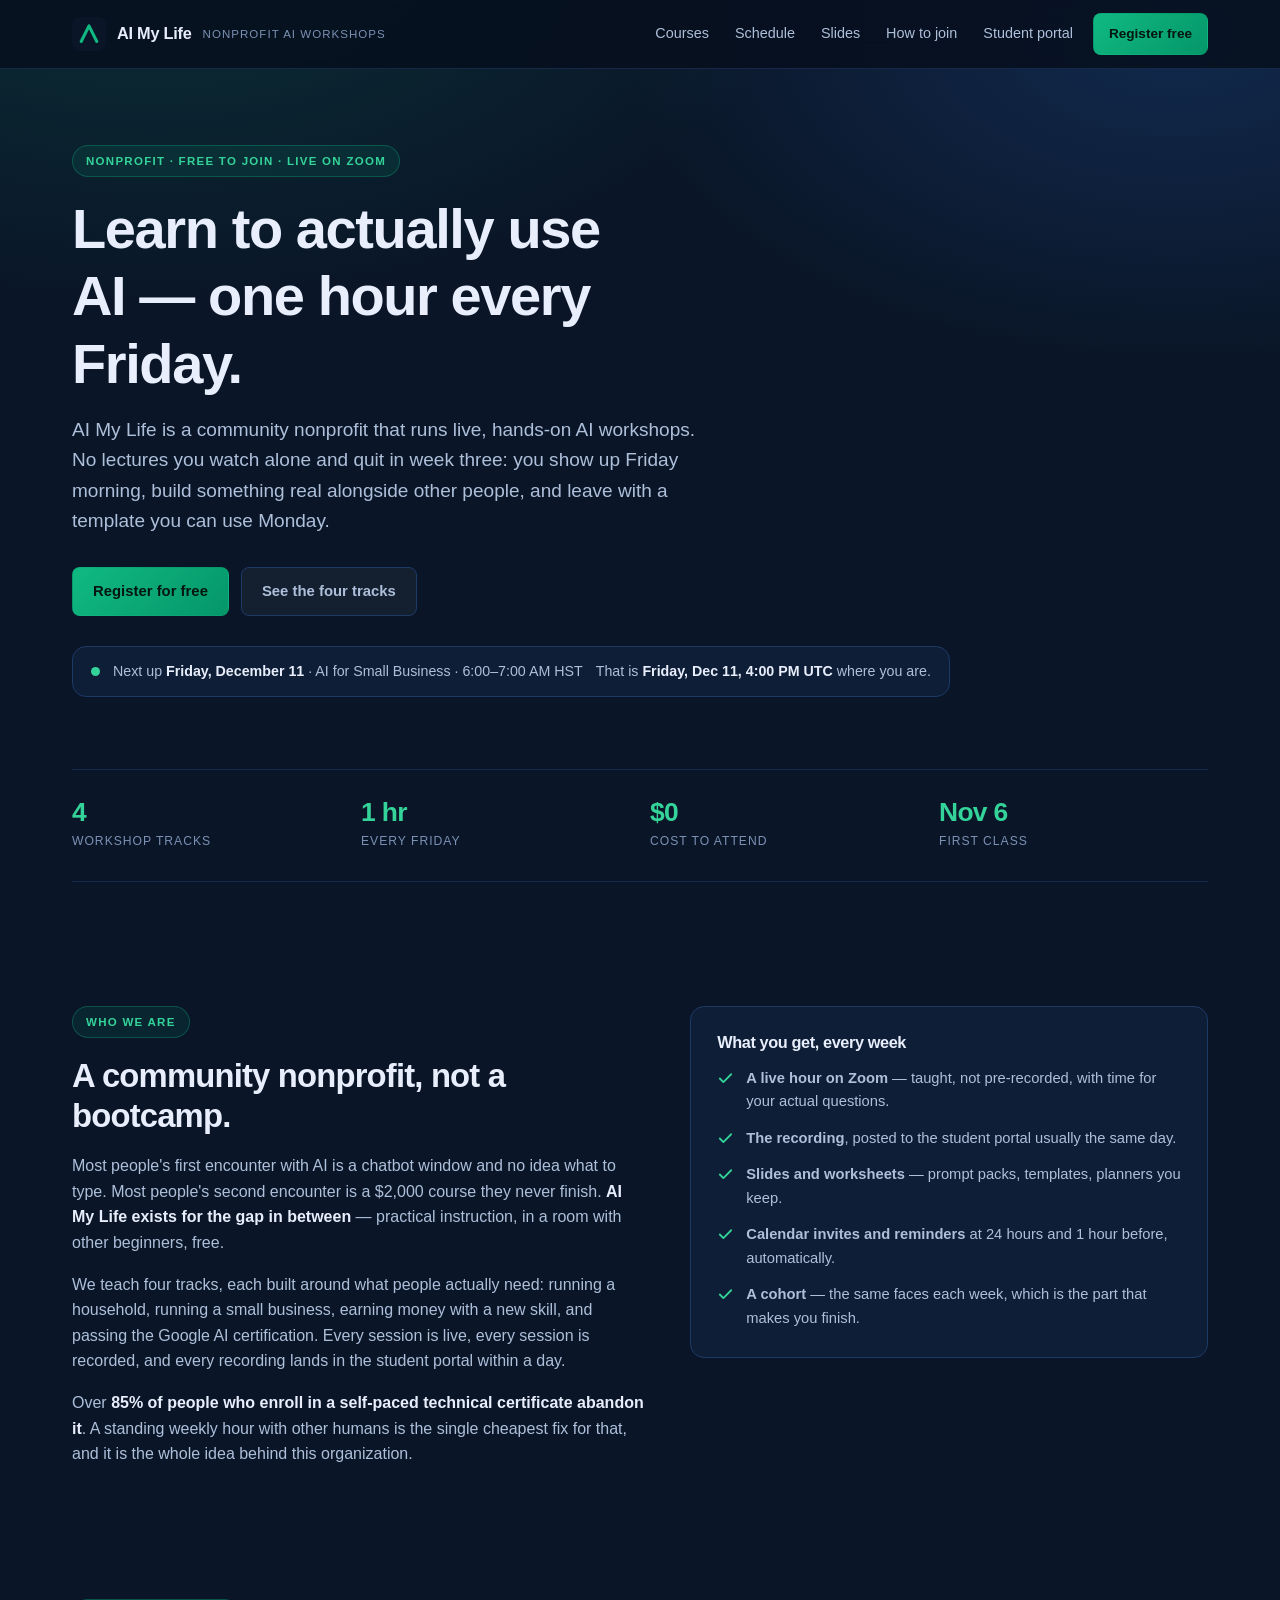
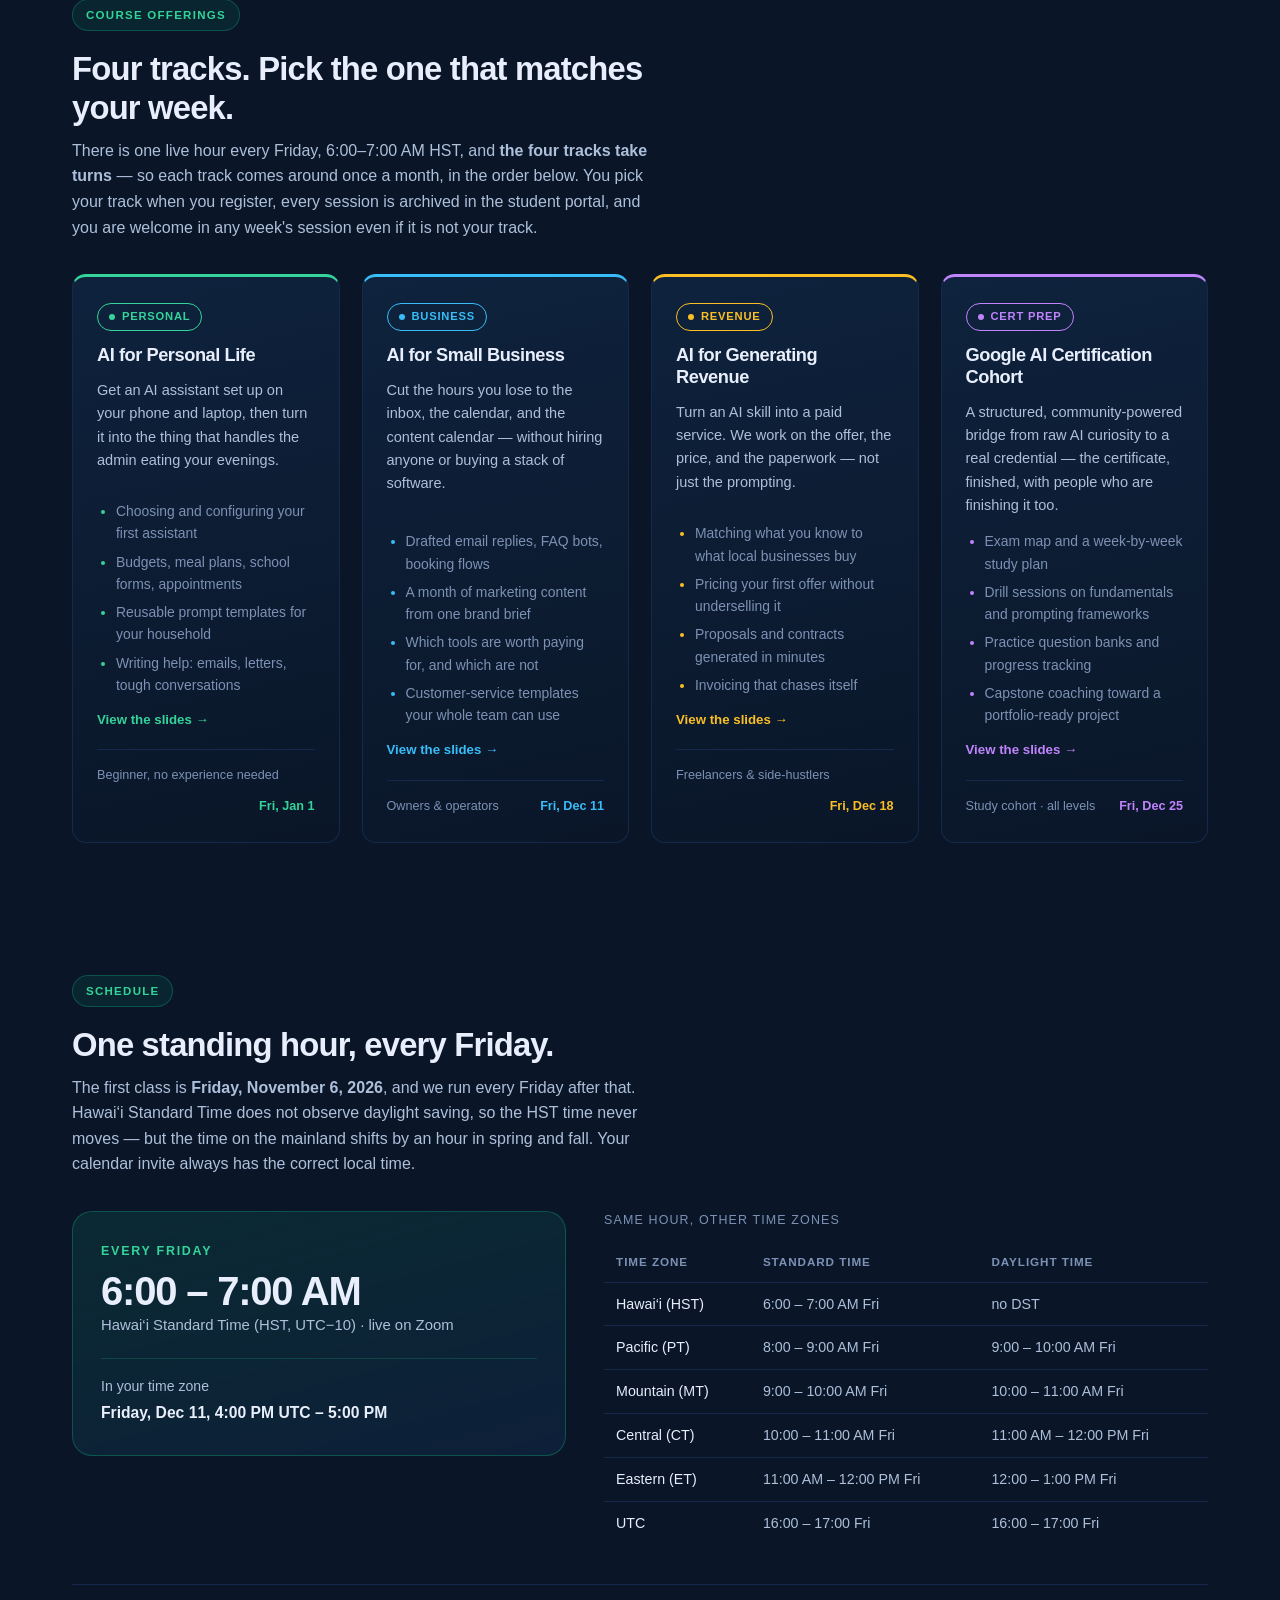
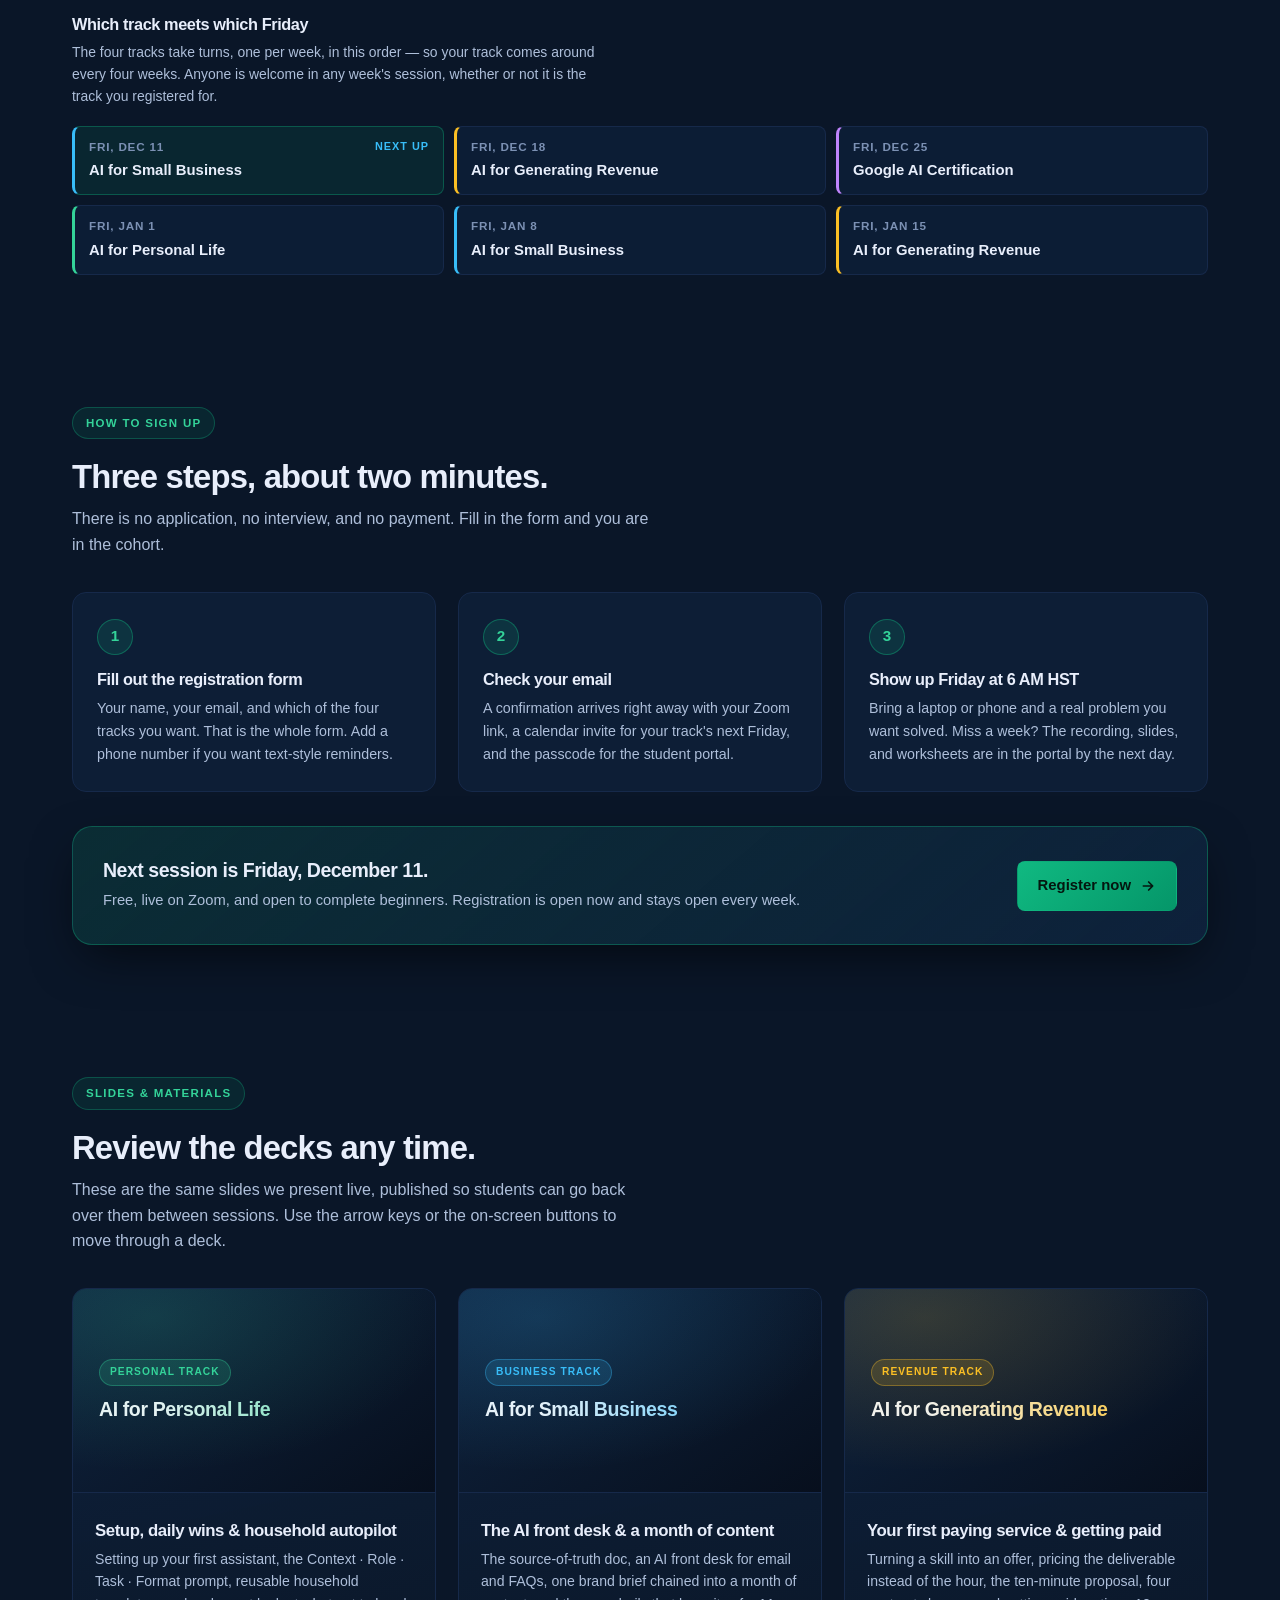
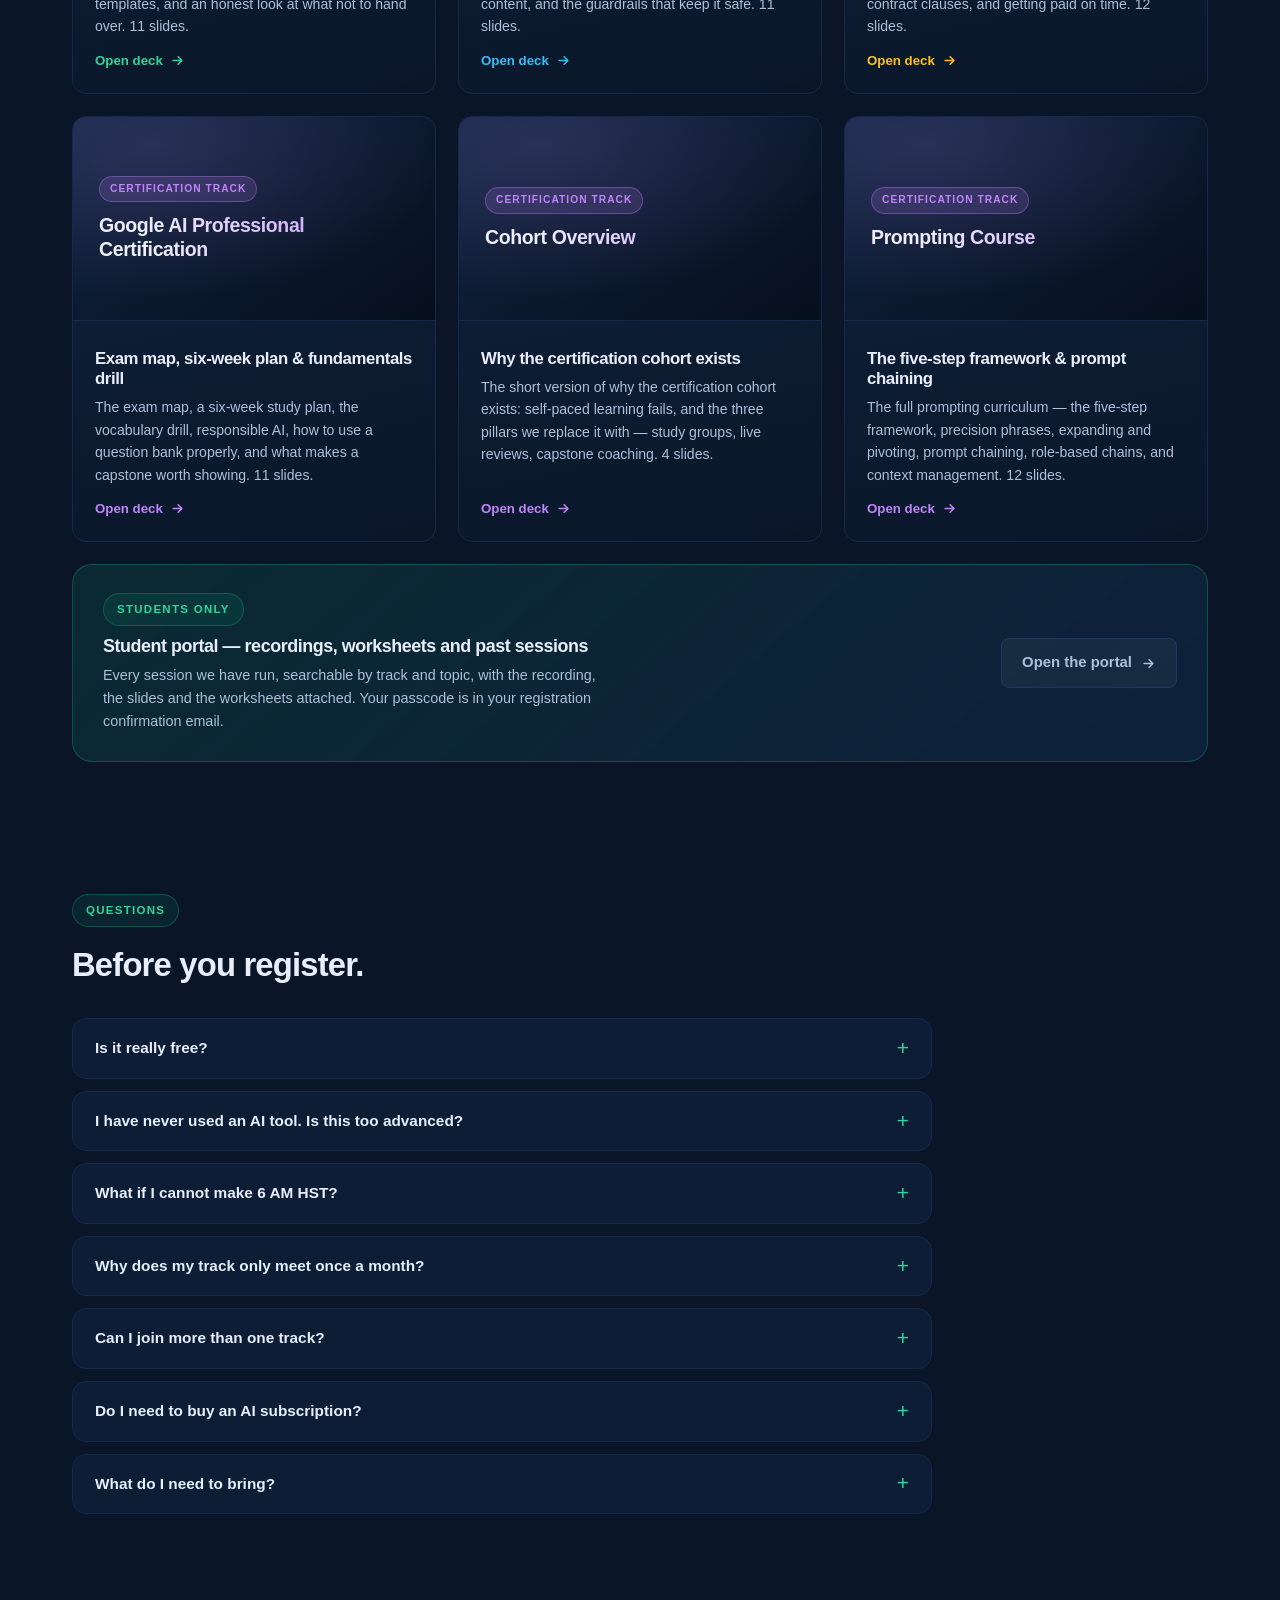
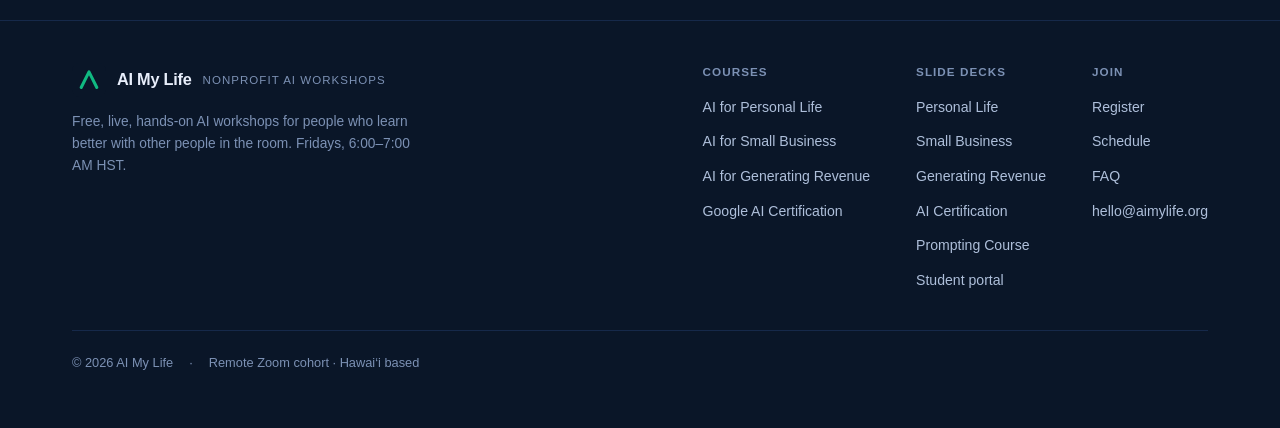
<file: index.html>
<!DOCTYPE html>
<html lang="en">
<head>
<meta charset="utf-8">
<meta name="viewport" content="width=device-width, initial-scale=1">
<title>AI My Life — Free Live AI Workshops, Fridays 6–7 AM HST</title>
<meta name="description" content="AI My Life is a nonprofit running free, live, hands-on AI workshops every Friday from 6–7 AM HST on Zoom. Four tracks: personal life, small business, generating revenue, and the Google AI Certification study cohort.">
<link rel="canonical" href="https://aimylife.org/">
<meta property="og:type" content="website">
<meta property="og:title" content="AI My Life — Free Live AI Workshops">
<meta property="og:description" content="Live, hands-on AI workshops every Friday 6–7 AM HST. Four tracks, free to join, recordings archived for students.">
<meta property="og:url" content="https://aimylife.org/">
<link rel="icon" href="data:image/svg+xml,<svg xmlns='http://www.w3.org/2000/svg' viewBox='0 0 100 100'><rect width='100' height='100' rx='22' fill='%230a1628'/><path d='M27 72 50 26 73 72' stroke='%2310b981' stroke-width='9' fill='none' stroke-linejoin='round' stroke-linecap='round'/></svg>">

<style>
/* ============================================================
   AI My Life — public landing page
   Shares the portal palette: navy #0a1628 / emerald #10b981
   ============================================================ */
:root{
  --navy-900:#070f1d; --navy-800:#0a1628; --navy-700:#0f2440;
  --navy-600:#14305a; --line:#1d3a66; --line-soft:#16294a;
  --em-500:#10b981; --em-400:#34d399; --em-600:#059669;
  --ink:#e8eefb; --ink-2:#aebfda; --ink-3:#7c91b4;
  --r-sm:8px; --r:14px; --r-lg:20px;
  --shadow:0 18px 50px -12px rgba(0,0,0,.65);
  --maxw:1180px;
  --font:'Inter',-apple-system,BlinkMacSystemFont,'Segoe UI',Roboto,Helvetica,Arial,sans-serif;
}
*,*::before,*::after{box-sizing:border-box}
html{-webkit-text-size-adjust:100%;scroll-behavior:smooth;scroll-padding-top:84px}
body{
  margin:0; font-family:var(--font); color:var(--ink);
  background:
    radial-gradient(1100px 620px at 12% -8%, rgba(16,185,129,.16), transparent 60%),
    radial-gradient(900px 520px at 92% 4%, rgba(20,48,90,.75), transparent 62%),
    var(--navy-800);
  background-attachment:fixed;
  min-height:100vh; line-height:1.6;
  -webkit-font-smoothing:antialiased;
}
img{max-width:100%;display:block}
a{color:var(--em-400)}
:focus-visible{outline:2px solid var(--em-400);outline-offset:3px;border-radius:4px}
.sr{position:absolute;width:1px;height:1px;padding:0;margin:-1px;overflow:hidden;clip:rect(0 0 0 0);white-space:nowrap;border:0}
.skip{position:absolute;left:-9999px;top:8px;z-index:100;background:var(--em-500);color:#04160f;padding:10px 16px;border-radius:var(--r-sm);font-weight:600}
.skip:focus{left:14px}

.wrap{max-width:var(--maxw);margin:0 auto;padding:0 22px}
section{scroll-margin-top:84px}
h1,h2,h3{letter-spacing:-.025em;line-height:1.2}
.eyebrow{
  display:inline-flex;align-items:center;gap:8px;font-size:.72rem;font-weight:700;
  letter-spacing:.11em;text-transform:uppercase;color:var(--em-400);
  background:rgba(16,185,129,.1);border:1px solid rgba(16,185,129,.3);
  padding:6px 13px;border-radius:999px;margin-bottom:18px;
}
.section-head{max-width:66ch;margin-bottom:34px}
.section-head h2{font-size:clamp(1.5rem,3vw,2.05rem);margin:0 0 10px}
.section-head p{margin:0;color:var(--ink-2)}

/* ---------- Brand + nav ---------- */
.brand{display:flex;align-items:center;gap:11px;text-decoration:none;color:inherit}
.brand svg{width:34px;height:34px;flex:none}
.brand b{font-size:1.02rem;font-weight:700;letter-spacing:-.015em;display:block;line-height:1.2}
.brand span{font-size:.72rem;color:var(--ink-3);letter-spacing:.09em;text-transform:uppercase;display:block}
.topbar{
  position:sticky;top:0;z-index:50;
  background:rgba(7,15,29,.84);backdrop-filter:blur(14px);-webkit-backdrop-filter:blur(14px);
  border-bottom:1px solid var(--line-soft);
}
.topbar .wrap{display:flex;align-items:center;gap:20px;padding-top:13px;padding-bottom:13px}
.nav{display:flex;align-items:center;gap:26px;margin-left:auto}
.nav a{color:var(--ink-2);text-decoration:none;font-size:.9rem;font-weight:500;white-space:nowrap}
.nav a:hover{color:var(--ink)}

/* ---------- Buttons ---------- */
.btn{
  display:inline-flex;align-items:center;justify-content:center;gap:9px;
  padding:12px 20px;border-radius:var(--r-sm);border:1px solid transparent;
  font-weight:600;font-size:.93rem;cursor:pointer;text-decoration:none;
  transition:transform .12s,background .15s,border-color .15s,color .15s;
}
.btn:active{transform:translateY(1px)}
.btn-primary{background:linear-gradient(135deg,var(--em-500),var(--em-600));color:#04160f}
.btn-primary:hover{background:linear-gradient(135deg,var(--em-400),var(--em-500))}
.btn-ghost{background:rgba(255,255,255,.04);border-color:var(--line);color:var(--ink-2)}
.btn-ghost:hover{border-color:var(--em-500);color:var(--ink)}
.btn-sm{padding:9px 15px;font-size:.85rem}

/* ---------- Hero ---------- */
.hero{padding:76px 0 58px}
.hero h1{font-size:clamp(2.1rem,5.4vw,3.5rem);margin:0 0 18px;max-width:17ch}
.hero .lede{font-size:clamp(1.02rem,1.9vw,1.19rem);color:var(--ink-2);max-width:60ch;margin:0 0 30px}
.hero-cta{display:flex;gap:12px;flex-wrap:wrap;align-items:center}
.next-up{
  margin-top:30px;display:inline-flex;align-items:center;gap:13px;flex-wrap:wrap;
  background:rgba(15,36,64,.6);border:1px solid var(--line);border-radius:var(--r);
  padding:13px 18px;font-size:.89rem;color:var(--ink-2);
}
.next-up .pulse{width:9px;height:9px;border-radius:50%;background:var(--em-400);flex:none;
  box-shadow:0 0 0 0 rgba(52,211,153,.6);animation:pulse 2.4s infinite}
@keyframes pulse{70%{box-shadow:0 0 0 11px rgba(52,211,153,0)}100%{box-shadow:0 0 0 0 rgba(52,211,153,0)}}
.next-up b{color:var(--ink);font-weight:600}

.stats{
  display:grid;grid-template-columns:repeat(4,1fr);gap:20px;
  border-top:1px solid var(--line-soft);border-bottom:1px solid var(--line-soft);
  padding:28px 0;margin-top:58px;
}
.stat b{display:block;font-size:1.65rem;color:var(--em-400);letter-spacing:-.025em;line-height:1.1}
.stat span{font-size:.76rem;text-transform:uppercase;letter-spacing:.08em;color:var(--ink-3)}

/* ---------- Generic blocks ---------- */
.block{padding:66px 0}
.two-col{display:grid;grid-template-columns:1.05fr .95fr;gap:46px;align-items:start}
.prose p{color:var(--ink-2);margin:0 0 16px}
.prose p:last-child{margin-bottom:0}
.prose strong{color:var(--ink)}
.panel{background:rgba(15,36,64,.62);border:1px solid var(--line);border-radius:var(--r);padding:26px}
.panel h3{margin:0 0 14px;font-size:1.02rem}
.ticks{list-style:none;margin:0;padding:0;display:flex;flex-direction:column;gap:13px}
.ticks li{display:flex;gap:12px;font-size:.92rem;color:var(--ink-2)}
.ticks svg{flex:none;margin-top:3px;color:var(--em-400)}

/* ---------- Course cards ---------- */
.courses{display:grid;grid-template-columns:repeat(auto-fit,minmax(246px,1fr));gap:22px}
.course{
  --accent:var(--em-400);
  background:linear-gradient(168deg,rgba(15,36,64,.88),rgba(10,22,40,.94));
  border:1px solid var(--line-soft);border-top:3px solid var(--accent);
  border-radius:var(--r);padding:26px 24px;display:flex;flex-direction:column;gap:13px;
  transition:transform .18s,border-color .18s,box-shadow .18s;
}
.course:hover{transform:translateY(-3px);box-shadow:0 16px 36px -14px rgba(0,0,0,.7)}
.badge{
  display:inline-flex;align-items:center;gap:7px;font-size:.7rem;font-weight:700;
  letter-spacing:.07em;text-transform:uppercase;padding:4px 11px;border-radius:999px;
  border:1px solid currentColor;align-self:flex-start;color:var(--accent);
}
.badge .dot{width:6px;height:6px;border-radius:50%;background:currentColor}
.course h3{margin:0;font-size:1.14rem}
.course .sum{margin:0;font-size:.91rem;color:var(--ink-2);flex:1}
.course ul{margin:0;padding-left:19px;font-size:.87rem;color:var(--ink-3);display:flex;flex-direction:column;gap:6px}
.course ul li::marker{color:var(--accent)}
.course .foot{
  margin-top:6px;padding-top:15px;border-top:1px solid var(--line-soft);
  font-size:.79rem;color:var(--ink-3);display:flex;align-items:center;gap:10px;flex-wrap:wrap;
}
.course .foot .next{margin-left:auto;color:var(--accent);font-weight:600;white-space:nowrap}
.course .deck-link{font-size:.83rem;font-weight:600;color:var(--accent);text-decoration:none;align-self:flex-start}
.course .deck-link:hover{text-decoration:underline}

/* ---------- Schedule ---------- */
.sched{display:grid;grid-template-columns:.9fr 1.1fr;gap:38px;align-items:start}
.when{
  background:linear-gradient(165deg,rgba(16,185,129,.12),rgba(15,36,64,.72));
  border:1px solid rgba(16,185,129,.32);border-radius:var(--r-lg);padding:30px 28px;
}
.when .day{font-size:.78rem;letter-spacing:.14em;text-transform:uppercase;color:var(--em-400);font-weight:700}
.when .time{font-size:clamp(1.85rem,4.4vw,2.5rem);font-weight:800;letter-spacing:-.03em;margin:8px 0 2px;line-height:1.05}
.when .zone{color:var(--ink-2);font-size:.93rem;margin:0 0 20px}
.when .local{
  font-size:.88rem;color:var(--ink-2);border-top:1px solid rgba(16,185,129,.22);padding-top:16px;
}
.when .local b{color:var(--ink);display:block;font-size:.98rem;margin-top:3px}
.rotation{margin-top:40px;border-top:1px solid var(--line-soft);padding-top:30px}
.rotation h3{margin:0 0 6px;font-size:1.02rem}
.rotation .rot-note{margin:0 0 18px;font-size:.87rem;color:var(--ink-2);max-width:68ch}
.rot-list{list-style:none;margin:0;padding:0;display:grid;grid-template-columns:repeat(auto-fit,minmax(290px,1fr));gap:10px}
.rot-list li{
  --accent:var(--em-400);display:grid;grid-template-columns:1fr auto;column-gap:10px;row-gap:3px;
  background:rgba(15,36,64,.55);border:1px solid var(--line-soft);
  border-left:3px solid var(--accent);border-radius:var(--r-sm);padding:11px 14px;
}
.rot-list li.is-next{background:rgba(16,185,129,.1);border-color:rgba(16,185,129,.34);border-left-color:var(--accent)}
.rot-list .rot-date{
  grid-area:1/1;font-size:.73rem;font-weight:600;letter-spacing:.07em;text-transform:uppercase;
  color:var(--ink-3);font-variant-numeric:tabular-nums;white-space:nowrap;
}
.rot-list .rot-track{grid-area:2/1/3/3;color:var(--ink);font-weight:600;font-size:.93rem}
.rot-list .rot-flag{grid-area:1/2;font-size:.68rem;font-weight:700;letter-spacing:.09em;text-transform:uppercase;color:var(--accent)}
.table-wrap{overflow-x:auto;min-width:0}
table{width:100%;border-collapse:collapse;font-size:.89rem}
caption{text-align:left;font-size:.78rem;letter-spacing:.09em;text-transform:uppercase;color:var(--ink-3);padding-bottom:12px}
th,td{text-align:left;padding:10px 12px;border-bottom:1px solid var(--line-soft)}
th{font-size:.73rem;letter-spacing:.08em;text-transform:uppercase;color:var(--ink-3);font-weight:600}
td{color:var(--ink-2)}
td:first-child{color:var(--ink);font-weight:500}
tbody tr:last-child td{border-bottom:0}

/* ---------- Steps ---------- */
.steps{display:grid;grid-template-columns:repeat(3,1fr);gap:22px;counter-reset:step}
.step{
  background:rgba(15,36,64,.6);border:1px solid var(--line-soft);border-radius:var(--r);
  padding:26px 24px;position:relative;
}
.step .n{
  width:36px;height:36px;border-radius:50%;background:rgba(16,185,129,.14);
  border:1px solid rgba(16,185,129,.4);color:var(--em-400);font-weight:700;
  display:grid;place-items:center;margin-bottom:15px;font-size:.95rem;
}
.step h3{margin:0 0 8px;font-size:1.02rem}
.step p{margin:0;font-size:.89rem;color:var(--ink-2)}
.signup-cta{
  margin-top:34px;background:linear-gradient(140deg,rgba(16,185,129,.14),rgba(15,36,64,.8));
  border:1px solid rgba(16,185,129,.34);border-radius:var(--r-lg);padding:32px 30px;
  display:flex;gap:26px;align-items:center;flex-wrap:wrap;box-shadow:var(--shadow);
}
.signup-cta div{flex:1;min-width:260px}
.signup-cta h3{margin:0 0 6px;font-size:1.22rem}
.signup-cta p{margin:0;color:var(--ink-2);font-size:.92rem}

/* ---------- Slides ---------- */
.decks{display:grid;grid-template-columns:repeat(auto-fit,minmax(300px,1fr));gap:22px}
.deck{
  --accent:var(--em-400);
  display:flex;flex-direction:column;gap:12px;text-decoration:none;color:inherit;
  background:linear-gradient(168deg,rgba(15,36,64,.88),rgba(10,22,40,.94));
  border:1px solid var(--line-soft);border-radius:var(--r);padding:0 0 22px;overflow:hidden;
  transition:transform .18s,border-color .18s,box-shadow .18s;
}
.deck:hover{transform:translateY(-3px);border-color:var(--accent);box-shadow:0 16px 36px -14px rgba(0,0,0,.7)}
.deck .preview{
  aspect-ratio:16/9;background:linear-gradient(145deg,var(--navy-700),var(--navy-900));
  border-bottom:1px solid var(--line-soft);display:flex;flex-direction:column;justify-content:center;
  padding:26px;position:relative;
}
.deck .preview::after{content:"";position:absolute;inset:0;
  background:radial-gradient(420px 220px at 22% 14%, color-mix(in srgb, var(--accent) 16%, transparent), transparent 70%)}
.deck .preview .mini-tag{
  align-self:flex-start;font-size:.64rem;font-weight:700;letter-spacing:.1em;text-transform:uppercase;
  padding:4px 10px;border-radius:999px;background:color-mix(in srgb, var(--accent) 15%, transparent);
  border:1px solid color-mix(in srgb, var(--accent) 34%, transparent);color:var(--accent);margin-bottom:12px;
}
.deck .preview .mini-title{
  font-size:1.22rem;font-weight:800;letter-spacing:-.02em;line-height:1.2;
  background:linear-gradient(to right,#f1f5f9 18%,var(--accent));-webkit-background-clip:text;
  background-clip:text;-webkit-text-fill-color:transparent;
}
.deck .meta{padding:16px 22px 0;display:flex;flex-direction:column;gap:7px;flex:1}
.deck h3{margin:0;font-size:1.05rem}
.deck p{margin:0;font-size:.88rem;color:var(--ink-2)}
.deck .open{padding:0 22px;font-size:.83rem;color:var(--accent);font-weight:600;display:flex;align-items:center;gap:7px}

.portal-cta{
  margin-top:22px;display:flex;gap:28px;align-items:center;flex-wrap:wrap;text-decoration:none;color:inherit;
  background:linear-gradient(140deg,rgba(16,185,129,.12),rgba(15,36,64,.78));
  border:1px solid rgba(16,185,129,.3);border-radius:var(--r-lg);padding:28px 30px;
  transition:border-color .18s,box-shadow .18s;
}
.portal-cta:hover{border-color:var(--em-500);box-shadow:0 16px 36px -14px rgba(0,0,0,.7)}
.portal-cta div{flex:1;min-width:280px}
.portal-cta h3{margin:0 0 7px;font-size:1.12rem}
.portal-cta p{margin:0;font-size:.9rem;color:var(--ink-2);max-width:64ch}
.portal-cta .btn{flex:none}

/* ---------- FAQ ---------- */
.faq{display:grid;gap:12px;max-width:860px}
details{background:rgba(15,36,64,.55);border:1px solid var(--line-soft);border-radius:var(--r);padding:0}
details[open]{border-color:var(--line)}
summary{
  cursor:pointer;list-style:none;padding:17px 22px;font-weight:600;font-size:.96rem;
  display:flex;align-items:center;gap:14px;
}
summary::-webkit-details-marker{display:none}
summary::after{content:"+";margin-left:auto;color:var(--em-400);font-size:1.3rem;line-height:1;font-weight:400}
details[open] summary::after{content:"–"}
details .answer{padding:0 22px 19px;color:var(--ink-2);font-size:.91rem;margin:0}

/* ---------- Footer ---------- */
footer{border-top:1px solid var(--line-soft);padding:42px 0 54px;margin-top:40px}
.foot-grid{display:flex;gap:34px;flex-wrap:wrap;align-items:flex-start}
.foot-grid .about{max-width:38ch}
.foot-grid p{margin:14px 0 0;font-size:.86rem;color:var(--ink-3)}
.foot-links{margin-left:auto;display:flex;gap:46px;flex-wrap:wrap}
.foot-links h4{margin:0 0 12px;font-size:.73rem;letter-spacing:.09em;text-transform:uppercase;color:var(--ink-3)}
.foot-links ul{list-style:none;margin:0;padding:0;display:flex;flex-direction:column;gap:9px}
.foot-links a{color:var(--ink-2);text-decoration:none;font-size:.88rem}
.foot-links a:hover{color:var(--em-400)}
.colophon{margin-top:38px;padding-top:22px;border-top:1px solid var(--line-soft);font-size:.8rem;color:var(--ink-3);display:flex;gap:16px;flex-wrap:wrap}

@media (max-width:900px){
  .two-col,.sched{grid-template-columns:1fr;gap:30px}
  .steps{grid-template-columns:1fr}
  .stats{grid-template-columns:1fr 1fr;gap:22px}
}
@media (max-width:680px){
  .nav{display:none}
  .hero{padding:52px 0 40px}
  .block{padding:48px 0}
  .wrap{padding:0 16px}
  .hero-cta .btn{flex:1 1 100%}
}
@media (prefers-reduced-motion:reduce){
  html{scroll-behavior:auto}
  *{animation-duration:.01ms !important;transition-duration:.01ms !important}
}
</style>
</head>
<body>

<a class="skip" href="#main">Skip to content</a>

<!-- ============================ NAV ============================ -->
<div class="topbar">
  <div class="wrap">
    <a class="brand" href="#top">
      <svg viewBox="0 0 100 100" aria-hidden="true"><rect width="100" height="100" rx="22" fill="#0a1628"/><path d="M27 72 50 26 73 72" stroke="#10b981" stroke-width="9" fill="none" stroke-linejoin="round" stroke-linecap="round"/></svg>
      <span class="sr">AI My Life home</span>
      <b aria-hidden="true">AI My Life</b>
      <span aria-hidden="true">Nonprofit AI workshops</span>
    </a>
    <nav class="nav" aria-label="Primary">
      <a href="#courses">Courses</a>
      <a href="#schedule">Schedule</a>
      <a href="#slides">Slides</a>
      <a href="#signup">How to join</a>
      <a href="portal/">Student portal</a>
    </nav>
    <a class="btn btn-primary btn-sm" data-link="form" href="#signup">Register free</a>
  </div>
</div>

<main id="main">

<!-- ============================ HERO ============================ -->
<section class="hero" id="top">
  <div class="wrap">
    <span class="eyebrow">Nonprofit · Free to join · Live on Zoom</span>
    <h1>Learn to actually use AI — one hour every Friday.</h1>
    <p class="lede">
      AI My Life is a community nonprofit that runs live, hands-on AI workshops.
      No lectures you watch alone and quit in week three: you show up Friday morning,
      build something real alongside other people, and leave with a template you can use Monday.
    </p>
    <div class="hero-cta">
      <a class="btn btn-primary" data-link="form" href="#signup">Register for free</a>
      <a class="btn btn-ghost" href="#courses">See the four tracks</a>
    </div>

    <p class="next-up">
      <span class="pulse" aria-hidden="true"></span>
      <span id="next-session">
        First class <b>Friday, November 6</b> · 6:00–7:00 AM HST on Zoom.
      </span>
      <span id="local-time" hidden></span>
    </p>

    <div class="stats">
      <div class="stat"><b>4</b><span>Workshop tracks</span></div>
      <div class="stat"><b>1 hr</b><span>Every Friday</span></div>
      <div class="stat"><b>$0</b><span>Cost to attend</span></div>
      <div class="stat"><b>Nov 6</b><span>First class</span></div>
    </div>
  </div>
</section>

<!-- ============================ ABOUT ============================ -->
<section class="block" id="about">
  <div class="wrap two-col">
    <div>
      <span class="eyebrow">Who we are</span>
      <h2 style="font-size:clamp(1.5rem,3vw,2.05rem);margin:0 0 18px">A community nonprofit, not a bootcamp.</h2>
      <div class="prose">
        <p>
          Most people's first encounter with AI is a chatbot window and no idea what to type.
          Most people's second encounter is a $2,000 course they never finish. <strong>AI My Life
          exists for the gap in between</strong> — practical instruction, in a room with other
          beginners, free.
        </p>
        <p>
          We teach four tracks, each built around what people actually need: running a household,
          running a small business, earning money with a new skill, and passing the Google AI
          certification. Every session is live, every session is recorded, and every recording
          lands in the student portal within a day.
        </p>
        <p>
          Over <strong>85% of people who enroll in a self-paced technical certificate abandon it</strong>.
          A standing weekly hour with other humans is the single cheapest fix for that, and it is
          the whole idea behind this organization.
        </p>
      </div>
    </div>
    <div class="panel">
      <h3>What you get, every week</h3>
      <ul class="ticks">
        <li>
          <svg width="17" height="17" viewBox="0 0 24 24" fill="none" stroke="currentColor" stroke-width="2.5" stroke-linecap="round" stroke-linejoin="round" aria-hidden="true"><path d="M20 6 9 17l-5-5"/></svg>
          <span><strong>A live hour on Zoom</strong> — taught, not pre-recorded, with time for your actual questions.</span>
        </li>
        <li>
          <svg width="17" height="17" viewBox="0 0 24 24" fill="none" stroke="currentColor" stroke-width="2.5" stroke-linecap="round" stroke-linejoin="round" aria-hidden="true"><path d="M20 6 9 17l-5-5"/></svg>
          <span><strong>The recording</strong>, posted to the student portal usually the same day.</span>
        </li>
        <li>
          <svg width="17" height="17" viewBox="0 0 24 24" fill="none" stroke="currentColor" stroke-width="2.5" stroke-linecap="round" stroke-linejoin="round" aria-hidden="true"><path d="M20 6 9 17l-5-5"/></svg>
          <span><strong>Slides and worksheets</strong> — prompt packs, templates, planners you keep.</span>
        </li>
        <li>
          <svg width="17" height="17" viewBox="0 0 24 24" fill="none" stroke="currentColor" stroke-width="2.5" stroke-linecap="round" stroke-linejoin="round" aria-hidden="true"><path d="M20 6 9 17l-5-5"/></svg>
          <span><strong>Calendar invites and reminders</strong> at 24 hours and 1 hour before, automatically.</span>
        </li>
        <li>
          <svg width="17" height="17" viewBox="0 0 24 24" fill="none" stroke="currentColor" stroke-width="2.5" stroke-linecap="round" stroke-linejoin="round" aria-hidden="true"><path d="M20 6 9 17l-5-5"/></svg>
          <span><strong>A cohort</strong> — the same faces each week, which is the part that makes you finish.</span>
        </li>
      </ul>
    </div>
  </div>
</section>

<!-- ============================ COURSES ============================ -->
<section class="block" id="courses">
  <div class="wrap">
    <div class="section-head">
      <span class="eyebrow">Course offerings</span>
      <h2>Four tracks. Pick the one that matches your week.</h2>
      <p>
        There is one live hour every Friday, 6:00–7:00 AM HST, and <strong>the four tracks take
        turns</strong> — so each track comes around once a month, in the order below. You pick
        your track when you register, every session is archived in the student portal, and you
        are welcome in any week's session even if it is not your track.
      </p>
    </div>

    <div class="courses">

      <article class="course" style="--accent:#34d399">
        <span class="badge"><span class="dot"></span>Personal</span>
        <h3>AI for Personal Life</h3>
        <p class="sum">
          Get an AI assistant set up on your phone and laptop, then turn it into the thing that
          handles the admin eating your evenings.
        </p>
        <ul>
          <li>Choosing and configuring your first assistant</li>
          <li>Budgets, meal plans, school forms, appointments</li>
          <li>Reusable prompt templates for your household</li>
          <li>Writing help: emails, letters, tough conversations</li>
        </ul>
        <a class="deck-link" href="slides/personal-life.html">View the slides →</a>
        <div class="foot"><span>Beginner, no experience needed</span>
          <span class="next" data-next="personal">Fri, Nov 6</span></div>
      </article>

      <article class="course" style="--accent:#38bdf8">
        <span class="badge"><span class="dot"></span>Business</span>
        <h3>AI for Small Business</h3>
        <p class="sum">
          Cut the hours you lose to the inbox, the calendar, and the content calendar — without
          hiring anyone or buying a stack of software.
        </p>
        <ul>
          <li>Drafted email replies, FAQ bots, booking flows</li>
          <li>A month of marketing content from one brand brief</li>
          <li>Which tools are worth paying for, and which are not</li>
          <li>Customer-service templates your whole team can use</li>
        </ul>
        <a class="deck-link" href="slides/small-business.html">View the slides →</a>
        <div class="foot"><span>Owners &amp; operators</span>
          <span class="next" data-next="business">Fri, Nov 13</span></div>
      </article>

      <article class="course" style="--accent:#fbbf24">
        <span class="badge"><span class="dot"></span>Revenue</span>
        <h3>AI for Generating Revenue</h3>
        <p class="sum">
          Turn an AI skill into a paid service. We work on the offer, the price, and the paperwork
          — not just the prompting.
        </p>
        <ul>
          <li>Matching what you know to what local businesses buy</li>
          <li>Pricing your first offer without underselling it</li>
          <li>Proposals and contracts generated in minutes</li>
          <li>Invoicing that chases itself</li>
        </ul>
        <a class="deck-link" href="slides/generating-revenue.html">View the slides →</a>
        <div class="foot"><span>Freelancers &amp; side-hustlers</span>
          <span class="next" data-next="revenue">Fri, Nov 20</span></div>
      </article>

      <article class="course" style="--accent:#c084fc">
        <span class="badge"><span class="dot"></span>Cert Prep</span>
        <h3>Google AI Certification Cohort</h3>
        <p class="sum">
          A structured, community-powered bridge from raw AI curiosity to a real credential —
          the certificate, finished, with people who are finishing it too.
        </p>
        <ul>
          <li>Exam map and a week-by-week study plan</li>
          <li>Drill sessions on fundamentals and prompting frameworks</li>
          <li>Practice question banks and progress tracking</li>
          <li>Capstone coaching toward a portfolio-ready project</li>
        </ul>
        <a class="deck-link" href="slides/google-ai-certification.html">View the slides →</a>
        <div class="foot"><span>Study cohort · all levels</span>
          <span class="next" data-next="cert">Fri, Nov 27</span></div>
      </article>

    </div>
  </div>
</section>

<!-- ============================ SCHEDULE ============================ -->
<section class="block" id="schedule">
  <div class="wrap">
    <div class="section-head">
      <span class="eyebrow">Schedule</span>
      <h2>One standing hour, every Friday.</h2>
      <p>
        The first class is <strong>Friday, November 6, 2026</strong>, and we run every Friday after
        that. Hawai‘i Standard Time does not observe daylight saving, so the HST time never moves —
        but the time on the mainland shifts by an hour in spring and fall. Your calendar invite
        always has the correct local time.
      </p>
    </div>

    <div class="sched">
      <div class="when">
        <div class="day">Every Friday</div>
        <div class="time">6:00 – 7:00 AM</div>
        <p class="zone">Hawai‘i Standard Time (HST, UTC−10) · live on Zoom</p>
        <div class="local">
          In your time zone
          <b id="local-detail">Register and your calendar invite will show your local time.</b>
        </div>
      </div>

      <div class="table-wrap">
        <table>
          <caption>Same hour, other time zones</caption>
          <thead>
            <tr><th scope="col">Time zone</th><th scope="col">Standard time</th><th scope="col">Daylight time</th></tr>
          </thead>
          <tbody>
            <tr><td>Hawai‘i (HST)</td><td>6:00 – 7:00 AM Fri</td><td>no DST</td></tr>
            <tr><td>Pacific (PT)</td><td>8:00 – 9:00 AM Fri</td><td>9:00 – 10:00 AM Fri</td></tr>
            <tr><td>Mountain (MT)</td><td>9:00 – 10:00 AM Fri</td><td>10:00 – 11:00 AM Fri</td></tr>
            <tr><td>Central (CT)</td><td>10:00 – 11:00 AM Fri</td><td>11:00 AM – 12:00 PM Fri</td></tr>
            <tr><td>Eastern (ET)</td><td>11:00 AM – 12:00 PM Fri</td><td>12:00 – 1:00 PM Fri</td></tr>
            <tr><td>UTC</td><td>16:00 – 17:00 Fri</td><td>16:00 – 17:00 Fri</td></tr>
          </tbody>
        </table>
      </div>
    </div>

    <div class="rotation">
      <h3>Which track meets which Friday</h3>
      <p class="rot-note">
        The four tracks take turns, one per week, in this order — so your track comes around
        every four weeks. Anyone is welcome in any week's session, whether or not it is the
        track you registered for.
      </p>
      <ol class="rot-list" id="rotation-list">
        <li style="--accent:#34d399"><span class="rot-date">Fri, Nov 6</span><span class="rot-track">AI for Personal Life</span><span class="rot-flag">First class</span></li>
        <li style="--accent:#38bdf8"><span class="rot-date">Fri, Nov 13</span><span class="rot-track">AI for Small Business</span></li>
        <li style="--accent:#fbbf24"><span class="rot-date">Fri, Nov 20</span><span class="rot-track">AI for Generating Revenue</span></li>
        <li style="--accent:#c084fc"><span class="rot-date">Fri, Nov 27</span><span class="rot-track">Google AI Certification</span></li>
        <li style="--accent:#34d399"><span class="rot-date">Fri, Dec 4</span><span class="rot-track">AI for Personal Life</span></li>
        <li style="--accent:#38bdf8"><span class="rot-date">Fri, Dec 11</span><span class="rot-track">AI for Small Business</span></li>
      </ol>
    </div>
  </div>
</section>

<!-- ============================ SIGN UP ============================ -->
<section class="block" id="signup">
  <div class="wrap">
    <div class="section-head">
      <span class="eyebrow">How to sign up</span>
      <h2>Three steps, about two minutes.</h2>
      <p>There is no application, no interview, and no payment. Fill in the form and you are in the cohort.</p>
    </div>

    <div class="steps">
      <div class="step">
        <div class="n">1</div>
        <h3>Fill out the registration form</h3>
        <p>
          Your name, your email, and which of the four tracks you want. That is the whole form.
          Add a phone number if you want text-style reminders.
        </p>
      </div>
      <div class="step">
        <div class="n">2</div>
        <h3>Check your email</h3>
        <p>
          A confirmation arrives right away with your Zoom link, a calendar invite for your
          track's next Friday, and the passcode for the student portal.
        </p>
      </div>
      <div class="step">
        <div class="n">3</div>
        <h3>Show up Friday at 6 AM HST</h3>
        <p>
          Bring a laptop or phone and a real problem you want solved. Miss a week? The recording,
          slides, and worksheets are in the portal by the next day.
        </p>
      </div>
    </div>

    <div class="signup-cta">
      <div>
        <h3 id="cta-heading">First class is Friday, November 6.</h3>
        <p>Free, live on Zoom, and open to complete beginners. Registration is open now and stays open every week.</p>
      </div>
      <a class="btn btn-primary" data-link="form" href="#signup">
        Register now
        <svg width="16" height="16" viewBox="0 0 24 24" fill="none" stroke="currentColor" stroke-width="2.5" stroke-linecap="round" stroke-linejoin="round" aria-hidden="true"><path d="M5 12h14M13 6l6 6-6 6"/></svg>
      </a>
    </div>
  </div>
</section>

<!-- ============================ SLIDES ============================ -->
<section class="block" id="slides">
  <div class="wrap">
    <div class="section-head">
      <span class="eyebrow">Slides &amp; materials</span>
      <h2>Review the decks any time.</h2>
      <p>
        These are the same slides we present live, published so students can go back over them
        between sessions. Use the arrow keys or the on-screen buttons to move through a deck.
      </p>
    </div>

    <div class="decks">

      <a class="deck" href="slides/personal-life.html" style="--accent:#34d399">
        <div class="preview">
          <span class="mini-tag">Personal Track</span>
          <span class="mini-title">AI for Personal Life</span>
        </div>
        <div class="meta">
          <h3>Setup, daily wins &amp; household autopilot</h3>
          <p>Setting up your first assistant, the Context&nbsp;· Role&nbsp;· Task&nbsp;· Format prompt, reusable household templates, and an honest look at what not to hand over. 11 slides.</p>
        </div>
        <span class="open">
          Open deck
          <svg width="15" height="15" viewBox="0 0 24 24" fill="none" stroke="currentColor" stroke-width="2.5" stroke-linecap="round" stroke-linejoin="round" aria-hidden="true"><path d="M5 12h14M13 6l6 6-6 6"/></svg>
        </span>
      </a>

      <a class="deck" href="slides/small-business.html" style="--accent:#38bdf8">
        <div class="preview">
          <span class="mini-tag">Business Track</span>
          <span class="mini-title">AI for Small Business</span>
        </div>
        <div class="meta">
          <h3>The AI front desk &amp; a month of content</h3>
          <p>The source-of-truth doc, an AI front desk for email and FAQs, one brand brief chained into a month of content, and the guardrails that keep it safe. 11 slides.</p>
        </div>
        <span class="open">
          Open deck
          <svg width="15" height="15" viewBox="0 0 24 24" fill="none" stroke="currentColor" stroke-width="2.5" stroke-linecap="round" stroke-linejoin="round" aria-hidden="true"><path d="M5 12h14M13 6l6 6-6 6"/></svg>
        </span>
      </a>

      <a class="deck" href="slides/generating-revenue.html" style="--accent:#fbbf24">
        <div class="preview">
          <span class="mini-tag">Revenue Track</span>
          <span class="mini-title">AI for Generating Revenue</span>
        </div>
        <div class="meta">
          <h3>Your first paying service &amp; getting paid</h3>
          <p>Turning a skill into an offer, pricing the deliverable instead of the hour, the ten-minute proposal, four contract clauses, and getting paid on time. 12 slides.</p>
        </div>
        <span class="open">
          Open deck
          <svg width="15" height="15" viewBox="0 0 24 24" fill="none" stroke="currentColor" stroke-width="2.5" stroke-linecap="round" stroke-linejoin="round" aria-hidden="true"><path d="M5 12h14M13 6l6 6-6 6"/></svg>
        </span>
      </a>

      <a class="deck" href="slides/google-ai-certification.html" style="--accent:#c084fc">
        <div class="preview">
          <span class="mini-tag">Certification Track</span>
          <span class="mini-title">Google AI Professional Certification</span>
        </div>
        <div class="meta">
          <h3>Exam map, six-week plan &amp; fundamentals drill</h3>
          <p>The exam map, a six-week study plan, the vocabulary drill, responsible AI, how to use a question bank properly, and what makes a capstone worth showing. 11 slides.</p>
        </div>
        <span class="open">
          Open deck
          <svg width="15" height="15" viewBox="0 0 24 24" fill="none" stroke="currentColor" stroke-width="2.5" stroke-linecap="round" stroke-linejoin="round" aria-hidden="true"><path d="M5 12h14M13 6l6 6-6 6"/></svg>
        </span>
      </a>

      <a class="deck" href="slides/cohort-overview.html" style="--accent:#c084fc">
        <div class="preview">
          <span class="mini-tag">Certification Track</span>
          <span class="mini-title">Cohort Overview</span>
        </div>
        <div class="meta">
          <h3>Why the certification cohort exists</h3>
          <p>The short version of why the certification cohort exists: self-paced learning fails, and the three pillars we replace it with — study groups, live reviews, capstone coaching. 4 slides.</p>
        </div>
        <span class="open">
          Open deck
          <svg width="15" height="15" viewBox="0 0 24 24" fill="none" stroke="currentColor" stroke-width="2.5" stroke-linecap="round" stroke-linejoin="round" aria-hidden="true"><path d="M5 12h14M13 6l6 6-6 6"/></svg>
        </span>
      </a>

      <a class="deck" href="slides/prompting-course.html" style="--accent:#c084fc">
        <div class="preview">
          <span class="mini-tag">Certification Track</span>
          <span class="mini-title">Prompting Course</span>
        </div>
        <div class="meta">
          <h3>The five-step framework &amp; prompt chaining</h3>
          <p>The full prompting curriculum — the five-step framework, precision phrases, expanding and pivoting, prompt chaining, role-based chains, and context management. 12 slides.</p>
        </div>
        <span class="open">
          Open deck
          <svg width="15" height="15" viewBox="0 0 24 24" fill="none" stroke="currentColor" stroke-width="2.5" stroke-linecap="round" stroke-linejoin="round" aria-hidden="true"><path d="M5 12h14M13 6l6 6-6 6"/></svg>
        </span>
      </a>

    </div>

    <a class="portal-cta" href="portal/">
      <div>
        <span class="eyebrow" style="margin-bottom:10px">Students only</span>
        <h3>Student portal — recordings, worksheets and past sessions</h3>
        <p>
          Every session we have run, searchable by track and topic, with the recording, the slides
          and the worksheets attached. Your passcode is in your registration confirmation email.
        </p>
      </div>
      <span class="btn btn-ghost">Open the portal <svg width="15" height="15" viewBox="0 0 24 24" fill="none" stroke="currentColor" stroke-width="2.5" stroke-linecap="round" stroke-linejoin="round" aria-hidden="true"><path d="M5 12h14M13 6l6 6-6 6"/></svg></span>
    </a>
  </div>
</section>

<!-- ============================ FAQ ============================ -->
<section class="block" id="faq">
  <div class="wrap">
    <div class="section-head">
      <span class="eyebrow">Questions</span>
      <h2>Before you register.</h2>
    </div>

    <div class="faq">
      <details>
        <summary>Is it really free?</summary>
        <p class="answer">
          Yes. We are a nonprofit and the workshops are free to attend. If you want to support the
          program there are pay-what-you-can options, but nothing is gated behind them — every
          student gets the same sessions, recordings, and materials.
        </p>
      </details>
      <details>
        <summary>I have never used an AI tool. Is this too advanced?</summary>
        <p class="answer">
          No — the Personal Life track assumes zero experience and starts with getting an assistant
          set up on your phone. Most people in the room are in their first few weeks with these tools.
        </p>
      </details>
      <details>
        <summary>What if I cannot make 6 AM HST?</summary>
        <p class="answer">
          Every session is recorded and posted to the student portal, usually the same day, along with
          the slides and worksheets. You will not fall behind by missing a week — but the live hour is
          where you get your own questions answered, so come when you can.
        </p>
      </details>
      <details>
        <summary>Why does my track only meet once a month?</summary>
        <p class="answer">
          There is one live hour a week and four tracks, so the tracks take turns — Personal Life,
          Small Business, Generating Revenue, then Certification, and around again. Between your
          track's sessions you have the recording, the slides, and the worksheets in the portal,
          and you are welcome to sit in on the other tracks' weeks.
        </p>
      </details>
      <details>
        <summary>Can I join more than one track?</summary>
        <p class="answer">
          Yes — and because the tracks rotate rather than run at the same time, there is no clash.
          Register for the one you care about most, then email us and we will add you to the others.
          All tracks share the same student portal.
        </p>
      </details>
      <details>
        <summary>Do I need to buy an AI subscription?</summary>
        <p class="answer">
          No. Everything we teach works on the free tiers of the major assistants. Where a paid plan
          genuinely changes what is possible we will say so, and say whether it is worth it.
        </p>
      </details>
      <details>
        <summary>What do I need to bring?</summary>
        <p class="answer">
          A laptop or phone, a Zoom connection, and one real task you would like to hand off. The
          sessions are hands-on — you build on your own machine while we go.
        </p>
      </details>
    </div>
  </div>
</section>

</main>

<!-- ============================ FOOTER ============================ -->
<footer>
  <div class="wrap">
    <div class="foot-grid">
      <div class="about">
        <a class="brand" href="#top">
          <svg viewBox="0 0 100 100" aria-hidden="true"><rect width="100" height="100" rx="22" fill="#0a1628"/><path d="M27 72 50 26 73 72" stroke="#10b981" stroke-width="9" fill="none" stroke-linejoin="round" stroke-linecap="round"/></svg>
          <span class="sr">AI My Life home</span>
          <b aria-hidden="true">AI My Life</b>
          <span aria-hidden="true">Nonprofit AI workshops</span>
        </a>
        <p>
          Free, live, hands-on AI workshops for people who learn better with other people in the room.
          Fridays, 6:00–7:00 AM HST.
        </p>
      </div>

      <div class="foot-links">
        <div>
          <h4>Courses</h4>
          <ul>
            <li><a href="#courses">AI for Personal Life</a></li>
            <li><a href="#courses">AI for Small Business</a></li>
            <li><a href="#courses">AI for Generating Revenue</a></li>
            <li><a href="#courses">Google AI Certification</a></li>
          </ul>
        </div>
        <div>
          <h4>Slide decks</h4>
          <ul>
            <li><a href="slides/personal-life.html">Personal Life</a></li>
            <li><a href="slides/small-business.html">Small Business</a></li>
            <li><a href="slides/generating-revenue.html">Generating Revenue</a></li>
            <li><a href="slides/google-ai-certification.html">AI Certification</a></li>
            <li><a href="slides/prompting-course.html">Prompting Course</a></li>
            <li><a href="portal/">Student portal</a></li>
          </ul>
        </div>
        <div>
          <h4>Join</h4>
          <ul>
            <li><a data-link="form" href="#signup">Register</a></li>
            <li><a href="#schedule">Schedule</a></li>
            <li><a href="#faq">FAQ</a></li>
            <li><a href="mailto:hello@aimylife.org">hello@aimylife.org</a></li>
          </ul>
        </div>
      </div>
    </div>

    <div class="colophon">
      <span>© <span id="year">2026</span> AI My Life</span>
      <span>·</span>
      <span>Remote Zoom cohort · Hawai‘i based</span>
    </div>
  </div>
</footer>

<script>
/* ----------------------------------------------------------------
   CONFIG — the only thing you need to edit on this page.
   Paste your Google Form's public "viewform" URL below and every
   "Register" button on the page points at it.
   ---------------------------------------------------------------- */
const LINKS = {
  form: "https://docs.google.com/forms/d/1WF1MJeUtRe0CAr4b7z5GOu4W57E-JlS9VqadXbr5efQ/viewform"
};

/* Wire every data-link="form" element. If the form URL has not been
   filled in yet, the buttons keep their #signup fallback instead of
   sending people to a dead Google page. */
(function wireLinks(){
  if (LINKS.form && !LINKS.form.includes("REPLACE_WITH")) {
    document.querySelectorAll('[data-link="form"]').forEach(el => {
      el.href = LINKS.form;
      el.target = "_blank";
      el.rel = "noopener";
    });
  }
})();

/* ----------------------------------------------------------------
   SCHEDULE — the other thing you edit when the calendar changes.

   One live hour a week; the four tracks take turns, one per Friday,
   in `rotation` order. `firstClass` is the Hawai'i date of session 1
   and anchors the whole cycle — session N is N weeks after it, and
   its track is rotation[N % rotation.length].

   Sessions are Fridays 06:00 HST. HST is UTC-10 and never observes
   daylight saving, so a session instant is always 16:00 UTC Friday.
   ---------------------------------------------------------------- */
const SCHEDULE = {
  firstClass: "2026-11-06",                               // Fri, Hawai'i time
  rotation: ["personal", "business", "revenue", "cert"]   // one per week, repeating
};

const TRACKS = {
  personal: { name: "AI for Personal Life",        color: "#34d399" },
  business: { name: "AI for Small Business",       color: "#38bdf8" },
  revenue:  { name: "AI for Generating Revenue",   color: "#fbbf24" },
  cert:     { name: "Google AI Certification",     color: "#c084fc" }
};

const WEEK_MS = 7 * 24 * 60 * 60 * 1000;
const HOUR_MS = 60 * 60 * 1000;

/* The UTC instant a session starts, given its Hawai'i calendar date. */
function sessionInstant(isoDate){
  const [y, m, d] = isoDate.split("-").map(Number);
  return new Date(Date.UTC(y, m - 1, d, 16, 0, 0));
}

/* The next `count` sessions that have not started yet, each tagged with
   its track and its index in the series. Returns [] if the cycle has not
   been configured with a valid date. */
function upcomingSessions(count){
  const first = sessionInstant(SCHEDULE.firstClass);
  if (isNaN(first.getTime()) || !SCHEDULE.rotation.length) return [];

  const now = Date.now();
  // Sessions before the first class don't exist; after it, step by weeks.
  let index = now <= first.getTime() ? 0 : Math.ceil((now - first.getTime()) / WEEK_MS);

  const out = [];
  for (let i = 0; i < count; i++, index++) {
    const id = SCHEDULE.rotation[index % SCHEDULE.rotation.length];
    out.push({ index, id, track: TRACKS[id], at: new Date(first.getTime() + index * WEEK_MS) });
  }
  return out;
}

(function renderSchedule(){
  /* Enough sessions to fill the rotation list and still cover every track
     once, so each course card can find its own next date. */
  const sessions = upcomingSessions(Math.max(6, SCHEDULE.rotation.length));
  if (!sessions.length) return;

  let dayFmt, longFmt, timeFmt, zone;
  try {
    zone = Intl.DateTimeFormat().resolvedOptions().timeZone;
    // Dates are rendered in Hawai'i time — that is the canonical schedule.
    dayFmt = new Intl.DateTimeFormat("en-US", {
      timeZone: "Pacific/Honolulu", weekday: "short", month: "short", day: "numeric"
    });
    longFmt = new Intl.DateTimeFormat("en-US", {
      timeZone: "Pacific/Honolulu", weekday: "long", month: "long", day: "numeric"
    });
    timeFmt = new Intl.DateTimeFormat(undefined, {
      weekday: "long", month: "short", day: "numeric",
      hour: "numeric", minute: "2-digit", timeZoneName: "short"
    });
  } catch (e) { return; }

  const next = sessions[0];

  /* --- Hero pill --------------------------------------------------- */
  const pill = document.getElementById("next-session");
  if (pill) {
    const label = next.index === 0 ? "First class" : "Next up";
    pill.innerHTML = label + " <b>" + longFmt.format(next.at) + "</b> · " +
      next.track.name + " · 6:00–7:00 AM HST";
  }

  /* --- "in your time zone" ----------------------------------------- */
  const start = timeFmt.format(next.at);
  const end = new Intl.DateTimeFormat(undefined, { hour: "numeric", minute: "2-digit" })
    .format(new Date(next.at.getTime() + HOUR_MS));

  /* Visitors already in Hawai'i don't need the hero line — it would just
     repeat the HST time sitting next to it. */
  const inline = document.getElementById("local-time");
  if (inline && zone !== "Pacific/Honolulu") {
    inline.hidden = false;
    inline.innerHTML = "That is <b>" + start + "</b> where you are.";
  }
  const detail = document.getElementById("local-detail");
  if (detail) detail.textContent = start + " – " + end;

  /* --- Rotation list ------------------------------------------------ */
  const list = document.getElementById("rotation-list");
  if (list) {
    list.innerHTML = sessions.map((s, i) =>
      '<li class="' + (i === 0 ? "is-next" : "") + '" style="--accent:' + s.track.color + '">' +
        '<span class="rot-date">' + dayFmt.format(s.at) + "</span>" +
        '<span class="rot-track">' + s.track.name + "</span>" +
        (i === 0 ? '<span class="rot-flag">' + (s.index === 0 ? "First class" : "Next up") + "</span>" : "") +
      "</li>"
    ).join("");
  }

  /* --- Per-track "next session" on the course cards ------------------ */
  document.querySelectorAll("[data-next]").forEach(el => {
    const hit = sessions.find(s => s.id === el.dataset.next);
    if (hit) el.textContent = dayFmt.format(hit.at);
  });

  /* --- Sign-up CTA heading ------------------------------------------ */
  const cta = document.getElementById("cta-heading");
  if (cta) {
    cta.textContent = (next.index === 0 ? "First class is " : "Next session is ") +
      longFmt.format(next.at) + ".";
  }
})();

document.getElementById("year").textContent = new Date().getFullYear();
</script>

</body>
</html>
</file>
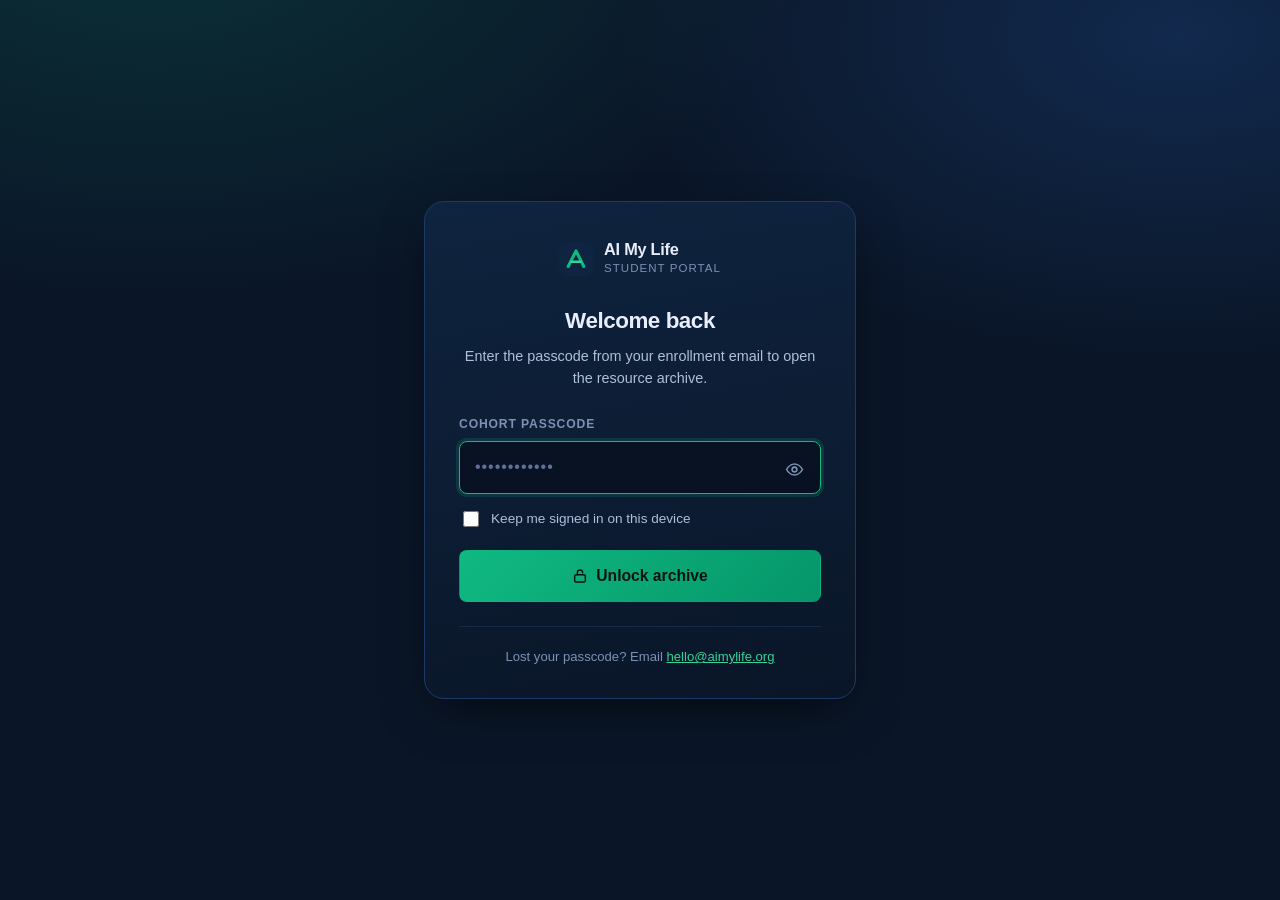
<file: portal/index.html>
<!DOCTYPE html>
<html lang="en">
<head>
<meta charset="utf-8">
<meta name="viewport" content="width=device-width, initial-scale=1">
<meta name="robots" content="noindex, nofollow">
<title>Student Portal · AI My Life</title>
<meta name="description" content="Private resource archive for AI My Life workshop students.">
<link rel="icon" href="data:image/svg+xml,<svg xmlns='http://www.w3.org/2000/svg' viewBox='0 0 100 100'><rect width='100' height='100' rx='22' fill='%230a1628'/><path d='M27 72 50 26 73 72' stroke='%2310b981' stroke-width='9' fill='none' stroke-linejoin='round' stroke-linecap='round'/></svg>">

<style>
/* ============================================================
   AI My Life — Student Portal
   Palette: navy #0a1628 / #0f2440 · emerald #10b981 / #34d399
   ============================================================ */
:root{
  --navy-900:#070f1d; --navy-800:#0a1628; --navy-700:#0f2440;
  --navy-600:#14305a; --line:#1d3a66; --line-soft:#16294a;
  --em-500:#10b981; --em-400:#34d399; --em-600:#059669;
  --ink:#e8eefb; --ink-2:#aebfda; --ink-3:#7c91b4;
  --danger:#f87171;
  --r-sm:8px; --r:14px; --r-lg:20px;
  --shadow:0 18px 50px -12px rgba(0,0,0,.65);
  --maxw:1240px;
  --font:'Inter',-apple-system,BlinkMacSystemFont,'Segoe UI',Roboto,Helvetica,Arial,sans-serif;
}
*,*::before,*::after{box-sizing:border-box}
html{-webkit-text-size-adjust:100%}
body{
  margin:0; font-family:var(--font); color:var(--ink);
  background:
    radial-gradient(1100px 620px at 12% -8%, rgba(16,185,129,.16), transparent 60%),
    radial-gradient(900px 520px at 92% 4%, rgba(20,48,90,.75), transparent 62%),
    var(--navy-800);
  background-attachment:fixed;
  min-height:100vh; line-height:1.55;
  -webkit-font-smoothing:antialiased;
}
img{max-width:100%;display:block}
button,input,select,textarea{font:inherit;color:inherit}
a{color:var(--em-400)}
:focus-visible{outline:2px solid var(--em-400);outline-offset:2px;border-radius:4px}
.sr{position:absolute;width:1px;height:1px;padding:0;margin:-1px;overflow:hidden;clip:rect(0 0 0 0);white-space:nowrap;border:0}
.hidden{display:none !important}

/* ---------- Brand mark ---------- */
.brand{display:flex;align-items:center;gap:11px;text-decoration:none;color:inherit}
.brand svg{width:34px;height:34px;flex:none}
.brand b{font-size:1.02rem;font-weight:700;letter-spacing:-.015em;display:block;line-height:1.2}
.brand span{font-size:.72rem;color:var(--ink-3);letter-spacing:.09em;text-transform:uppercase;display:block}

/* ============================================================
   LOCK SCREEN
   ============================================================ */
#gate{min-height:100vh;display:grid;place-items:center;padding:28px 20px}
.gate-card{
  width:100%;max-width:432px;background:linear-gradient(170deg,rgba(15,36,64,.96),rgba(10,22,40,.98));
  border:1px solid var(--line);border-radius:var(--r-lg);padding:38px 34px 30px;
  box-shadow:var(--shadow);
}
.gate-card .brand{justify-content:center;margin-bottom:26px}
.gate-card h1{font-size:1.4rem;margin:0 0 6px;text-align:center;letter-spacing:-.02em}
.gate-card .sub{margin:0 0 26px;text-align:center;color:var(--ink-2);font-size:.9rem}
.field{position:relative;margin-bottom:14px}
.field label{display:block;font-size:.76rem;font-weight:600;letter-spacing:.07em;text-transform:uppercase;color:var(--ink-3);margin-bottom:7px}
.input{
  width:100%;padding:13px 15px;background:rgba(7,15,29,.72);border:1px solid var(--line);
  border-radius:var(--r-sm);font-size:1rem;transition:border-color .15s,box-shadow .15s;
}
.input::placeholder{color:#5d719a}
.input:focus{outline:none;border-color:var(--em-500);box-shadow:0 0 0 3px rgba(16,185,129,.16)}
#pw{padding-right:54px;letter-spacing:.06em}
.peek{
  position:absolute;right:6px;bottom:5px;height:38px;width:42px;display:grid;place-items:center;
  background:none;border:0;cursor:pointer;color:var(--ink-3);border-radius:6px;
}
.peek:hover{color:var(--em-400)}
.btn{
  display:inline-flex;align-items:center;justify-content:center;gap:8px;
  padding:12px 18px;border-radius:var(--r-sm);border:1px solid transparent;
  font-weight:600;font-size:.93rem;cursor:pointer;text-decoration:none;
  transition:transform .12s,background .15s,border-color .15s,opacity .15s;
}
.btn:active{transform:translateY(1px)}
.btn[disabled]{opacity:.55;cursor:not-allowed}
.btn-primary{width:100%;background:linear-gradient(135deg,var(--em-500),var(--em-600));color:#04160f;padding:13px 18px;font-size:.98rem}
.btn-primary:hover:not([disabled]){background:linear-gradient(135deg,var(--em-400),var(--em-500))}
.btn-ghost{background:rgba(255,255,255,.04);border-color:var(--line);color:var(--ink-2)}
.btn-ghost:hover{border-color:var(--em-500);color:var(--ink)}
.remember{display:flex;align-items:center;gap:9px;font-size:.85rem;color:var(--ink-2);margin:4px 0 20px;cursor:pointer}
.remember input{width:16px;height:16px;accent-color:var(--em-500);cursor:pointer}
.msg{
  margin-top:16px;padding:11px 13px;border-radius:var(--r-sm);font-size:.86rem;
  background:rgba(248,113,113,.1);border:1px solid rgba(248,113,113,.35);color:#fecaca;
}
.msg.info{background:rgba(16,185,129,.09);border-color:rgba(16,185,129,.32);color:#a7f3d0}
.gate-foot{margin-top:24px;padding-top:20px;border-top:1px solid var(--line-soft);text-align:center;font-size:.82rem;color:var(--ink-3)}

/* ============================================================
   APP SHELL
   ============================================================ */
#app{max-width:var(--maxw);margin:0 auto;padding:0 22px 72px}
.topbar{
  position:sticky;top:0;z-index:40;margin:0 -22px 0;padding:14px 22px;
  background:rgba(7,15,29,.82);backdrop-filter:blur(14px);-webkit-backdrop-filter:blur(14px);
  border-bottom:1px solid var(--line-soft);
  display:flex;align-items:center;gap:18px;flex-wrap:wrap;
}
.topbar .spacer{flex:1}
.hero{padding:38px 0 26px}
.hero h1{font-size:clamp(1.65rem,3.6vw,2.3rem);margin:0 0 8px;letter-spacing:-.03em}
.hero p{margin:0;color:var(--ink-2);max-width:62ch}
.stats{display:flex;gap:26px;flex-wrap:wrap;margin-top:22px}
.stat b{display:block;font-size:1.5rem;color:var(--em-400);letter-spacing:-.02em}
.stat span{font-size:.76rem;text-transform:uppercase;letter-spacing:.08em;color:var(--ink-3)}

/* ---------- Controls ---------- */
.controls{
  position:sticky;top:63px;z-index:30;padding:14px 0 16px;margin-bottom:8px;
  background:linear-gradient(to bottom,var(--navy-800) 72%,rgba(10,22,40,0));
}
.searchwrap{position:relative;margin-bottom:14px}
.searchwrap svg{position:absolute;left:15px;top:50%;transform:translateY(-50%);color:var(--ink-3);pointer-events:none}
#search{padding-left:44px;padding-right:96px}
.kbd{
  position:absolute;right:13px;top:50%;transform:translateY(-50%);
  font-size:.7rem;color:var(--ink-3);border:1px solid var(--line);border-radius:5px;padding:2px 7px;
  background:rgba(7,15,29,.8);pointer-events:none;
}
.chips{display:flex;gap:9px;flex-wrap:wrap;align-items:center}
.chip{
  padding:8px 15px;border-radius:999px;border:1px solid var(--line);
  background:rgba(15,36,64,.55);color:var(--ink-2);font-size:.86rem;font-weight:500;cursor:pointer;
  display:inline-flex;align-items:center;gap:8px;transition:all .15s;white-space:nowrap;
}
.chip:hover{border-color:var(--navy-600);color:var(--ink)}
.chip[aria-pressed="true"]{background:rgba(16,185,129,.14);border-color:var(--em-500);color:var(--em-400)}
.chip .dot{width:8px;height:8px;border-radius:50%;flex:none}
.chip .n{font-size:.75rem;opacity:.65;font-variant-numeric:tabular-nums}
.resultbar{display:flex;align-items:center;gap:14px;flex-wrap:wrap;margin:18px 0 16px;font-size:.85rem;color:var(--ink-3)}
.resultbar select{
  background:rgba(15,36,64,.7);border:1px solid var(--line);border-radius:var(--r-sm);
  padding:7px 11px;font-size:.84rem;cursor:pointer;
}

/* ---------- Grid + cards ---------- */
.grid{display:grid;grid-template-columns:repeat(auto-fill,minmax(316px,1fr));gap:20px}
.card{
  background:linear-gradient(168deg,rgba(15,36,64,.88),rgba(10,22,40,.94));
  border:1px solid var(--line-soft);border-radius:var(--r);overflow:hidden;
  display:flex;flex-direction:column;transition:transform .18s,border-color .18s,box-shadow .18s;
}
.card:hover{transform:translateY(-3px);border-color:var(--navy-600);box-shadow:0 16px 36px -14px rgba(0,0,0,.7)}
.thumb{
  position:relative;aspect-ratio:16/9;background:linear-gradient(135deg,var(--navy-700),var(--navy-900));
  border:0;padding:0;width:100%;cursor:pointer;display:block;overflow:hidden;
}
.thumb img{width:100%;height:100%;object-fit:cover;opacity:.82;transition:opacity .2s,transform .3s}
.card:hover .thumb img{opacity:1;transform:scale(1.03)}
.thumb .ph{position:absolute;inset:0;display:grid;place-items:center;color:var(--ink-3);font-size:.8rem;letter-spacing:.1em;text-transform:uppercase;text-align:center;padding:0 16px}
.thumb::after{content:"";position:absolute;inset:0;background:
  radial-gradient(420px 220px at 22% 14%, rgba(16,185,129,.12), transparent 70%);pointer-events:none}
.play{
  position:absolute;left:50%;top:50%;transform:translate(-50%,-50%);
  width:54px;height:54px;border-radius:50%;background:rgba(16,185,129,.94);
  display:grid;place-items:center;color:#04160f;box-shadow:0 8px 24px rgba(0,0,0,.45);transition:transform .18s;
}
.thumb:hover .play{transform:translate(-50%,-50%) scale(1.09)}
.dur{position:absolute;right:9px;bottom:9px;background:rgba(7,15,29,.88);border:1px solid var(--line);
  padding:3px 8px;border-radius:6px;font-size:.72rem;color:var(--ink-2);font-variant-numeric:tabular-nums}
.card-body{padding:16px 17px 17px;display:flex;flex-direction:column;flex:1;gap:9px}
.badge{
  display:inline-flex;align-items:center;gap:7px;font-size:.7rem;font-weight:700;
  letter-spacing:.07em;text-transform:uppercase;padding:4px 10px;border-radius:999px;
  border:1px solid currentColor;align-self:flex-start;
}
.badge .dot{width:6px;height:6px;border-radius:50%;background:currentColor}
.card h3{margin:0;font-size:1.03rem;line-height:1.35;letter-spacing:-.015em}
.card .meta{font-size:.78rem;color:var(--ink-3);display:flex;gap:9px;flex-wrap:wrap}
.card .sum{margin:0;font-size:.875rem;color:var(--ink-2);flex:1}
.tags{display:flex;gap:6px;flex-wrap:wrap}
.tag{font-size:.7rem;color:var(--ink-3);background:rgba(7,15,29,.6);border:1px solid var(--line-soft);padding:2px 8px;border-radius:5px}
.actions{display:flex;gap:8px;flex-wrap:wrap;margin-top:4px;padding-top:13px;border-top:1px solid var(--line-soft)}
.actions .btn{padding:8px 13px;font-size:.82rem}
.empty{text-align:center;padding:72px 20px;color:var(--ink-3)}
.empty svg{margin:0 auto 16px;color:var(--navy-600)}
.empty h3{color:var(--ink-2);margin:0 0 6px;font-size:1.05rem}

/* ---------- Modal ---------- */
.backdrop{
  position:fixed;inset:0;z-index:100;background:rgba(3,8,17,.87);
  backdrop-filter:blur(7px);-webkit-backdrop-filter:blur(7px);
  display:grid;place-items:center;padding:20px;overflow-y:auto;
}
.modal{
  width:100%;max-width:1000px;background:var(--navy-700);border:1px solid var(--line);
  border-radius:var(--r-lg);overflow:hidden;box-shadow:var(--shadow);
}
.modal .frame{aspect-ratio:16/9;background:#000;width:100%}
.modal .frame iframe{width:100%;height:100%;border:0;display:block}
.modal-body{padding:20px 22px 22px;display:flex;flex-direction:column;gap:11px}
.modal-head{display:flex;gap:16px;align-items:flex-start}
.modal-head h2{margin:0 0 6px;font-size:1.22rem;letter-spacing:-.02em}
.xbtn{margin-left:auto;flex:none;width:36px;height:36px;border-radius:var(--r-sm);
  background:rgba(255,255,255,.05);border:1px solid var(--line);color:var(--ink-2);cursor:pointer;display:grid;place-items:center}
.xbtn:hover{border-color:var(--danger);color:var(--danger)}

/* ---------- Admin tool ---------- */
#admin{max-width:860px;margin:0 auto;padding:40px 22px 80px}
#admin h1{font-size:1.4rem;letter-spacing:-.02em}
#admin textarea{width:100%;min-height:210px;font-family:ui-monospace,SFMono-Regular,Menlo,monospace;font-size:.8rem;resize:vertical}
.panel{background:rgba(15,36,64,.6);border:1px solid var(--line);border-radius:var(--r);padding:20px;margin-bottom:18px}
.panel h2{margin:0 0 4px;font-size:1rem}
.panel p{margin:0 0 14px;font-size:.86rem;color:var(--ink-2)}
.row{display:flex;gap:10px;flex-wrap:wrap}

@media (max-width:640px){
  #app{padding:0 15px 56px}
  .topbar{margin:0 -15px;padding:12px 15px}
  .controls{top:59px}
  .grid{grid-template-columns:1fr;gap:16px}
  .gate-card{padding:30px 22px 24px}
  .hero{padding:28px 0 18px}
  .stats{display:grid;grid-template-columns:1fr 1fr;gap:16px 20px}
}
@media (prefers-reduced-motion:reduce){
  *{animation-duration:.01ms !important;transition-duration:.01ms !important}
}
</style>
</head>
<body>

<!-- ============================ LOCK SCREEN ============================ -->
<main id="gate">
  <div class="gate-card">
    <div class="brand">
      <svg viewBox="0 0 100 100" aria-hidden="true"><rect width="100" height="100" rx="22" fill="#0f2440"/><path d="M27 72 50 26 73 72" stroke="#10b981" stroke-width="9" fill="none" stroke-linejoin="round" stroke-linecap="round"/><path d="M36 58h28" stroke="#34d399" stroke-width="7" stroke-linecap="round"/></svg>
      <div><b>AI My Life</b><span>Student Portal</span></div>
    </div>

    <h1>Welcome back</h1>
    <p class="sub">Enter the passcode from your enrollment email to open the resource archive.</p>

    <form id="gate-form" autocomplete="off">
      <div class="field">
        <label for="pw">Cohort passcode</label>
        <input class="input" id="pw" type="password" inputmode="text" autocomplete="current-password"
               placeholder="••••••••••••" required aria-describedby="gate-msg">
        <button class="peek" type="button" id="peek" aria-label="Show passcode" aria-pressed="false">
          <svg width="19" height="19" viewBox="0 0 24 24" fill="none" stroke="currentColor" stroke-width="2" stroke-linecap="round"><path d="M2 12s3.6-7 10-7 10 7 10 7-3.6 7-10 7-10-7-10-7Z"/><circle cx="12" cy="12" r="3"/></svg>
        </button>
      </div>
      <label class="remember"><input type="checkbox" id="remember"> Keep me signed in on this device</label>
      <button class="btn btn-primary" id="unlock" type="submit">
        <svg width="16" height="16" viewBox="0 0 24 24" fill="none" stroke="currentColor" stroke-width="2.2" stroke-linecap="round"><rect x="4" y="10" width="16" height="11" rx="2"/><path d="M8 10V7a4 4 0 0 1 8 0"/></svg>
        Unlock archive
      </button>
    </form>

    <div id="gate-msg" class="msg hidden" role="alert" aria-live="assertive"></div>

    <div class="gate-foot">
      Lost your passcode? Email <a href="mailto:hello@aimylife.org">hello@aimylife.org</a>
    </div>
  </div>
</main>

<!-- ============================ APP ============================ -->
<div id="app" class="hidden">
  <header class="topbar">
    <a class="brand" href="#" id="home-link">
      <svg viewBox="0 0 100 100" aria-hidden="true"><rect width="100" height="100" rx="22" fill="#0f2440"/><path d="M27 72 50 26 73 72" stroke="#10b981" stroke-width="9" fill="none" stroke-linejoin="round" stroke-linecap="round"/><path d="M36 58h28" stroke="#34d399" stroke-width="7" stroke-linecap="round"/></svg>
      <div><b>AI My Life</b><span>Student Portal</span></div>
    </a>
    <div class="spacer"></div>
    <button class="btn btn-ghost" id="signout" type="button">
      <svg width="15" height="15" viewBox="0 0 24 24" fill="none" stroke="currentColor" stroke-width="2" stroke-linecap="round"><path d="M9 21H5a2 2 0 0 1-2-2V5a2 2 0 0 1 2-2h4"/><path d="m16 17 5-5-5-5"/><path d="M21 12H9"/></svg>
      Sign out
    </button>
  </header>

  <section class="hero">
    <h1>Your workshop archive</h1>
    <p>Every recorded session, slide deck, and prompt cheat-sheet across all four tracks. New sessions are posted within 24 hours of going live.</p>
    <div class="stats">
      <div class="stat"><b id="s-sessions">0</b><span>Sessions</span></div>
      <div class="stat"><b id="s-tracks">0</b><span>Tracks</span></div>
      <div class="stat"><b id="s-resources">0</b><span>Resources</span></div>
      <div class="stat"><b id="s-updated">—</b><span>Last updated</span></div>
    </div>
  </section>

  <section class="controls">
    <div class="searchwrap">
      <svg width="18" height="18" viewBox="0 0 24 24" fill="none" stroke="currentColor" stroke-width="2" stroke-linecap="round"><circle cx="11" cy="11" r="7"/><path d="m20 20-3.3-3.3"/></svg>
      <input class="input" id="search" type="search" placeholder="Search sessions, topics, tools…" aria-label="Search sessions">
      <span class="kbd">press /</span>
    </div>
    <div class="chips" id="chips" role="group" aria-label="Filter by track"></div>
  </section>

  <div class="resultbar">
    <span id="count">—</span>
    <div class="spacer" style="flex:1"></div>
    <label for="sort" class="sr">Sort order</label>
    <select id="sort">
      <option value="new">Newest first</option>
      <option value="old">Oldest first</option>
      <option value="track">By track &amp; session</option>
    </select>
  </div>

  <div class="grid" id="grid"></div>

  <div class="empty hidden" id="empty">
    <svg width="46" height="46" viewBox="0 0 24 24" fill="none" stroke="currentColor" stroke-width="1.6"><circle cx="11" cy="11" r="7"/><path d="m20 20-3.3-3.3"/></svg>
    <h3>No sessions match that filter</h3>
    <p>Try a different keyword or clear the track filters.</p>
  </div>
</div>

<!-- ============================ ADMIN / ENCRYPT TOOL ============================ -->
<div id="admin" class="hidden">
  <h1>Portal content tool</h1>
  <p style="color:var(--ink-2);font-size:.9rem">
    Local-only utility — nothing leaves this browser tab. Use it to regenerate the passcode verifier
    or to encrypt your content so recording links never appear in the page source.
  </p>

  <div class="panel">
    <h2>1 · Passcode</h2>
    <p>The cohort passcode you hand out to students.</p>
    <input class="input" id="a-pass" type="text" placeholder="e.g. aimylife2026" autocomplete="off">
  </div>

  <div class="panel">
    <h2>2 · Content JSON</h2>
    <p>Paste the JSON produced by <code>exportPortalJson()</code> in Apps Script (or edit by hand).</p>
    <textarea class="input" id="a-json" spellcheck="false" placeholder='{ "tracks": [...], "sessions": [...] }'></textarea>
    <div class="row" style="margin-top:12px">
      <button class="btn btn-ghost" id="a-load" type="button">Load current content</button>
      <button class="btn btn-ghost" id="a-validate" type="button">Validate JSON</button>
    </div>
  </div>

  <div class="panel">
    <h2>3 · Generate</h2>
    <p>Mode A keeps content readable in the file. Mode B encrypts it — recommended.</p>
    <div class="row">
      <button class="btn btn-ghost" id="a-hash" type="button">Mode A — verifier only</button>
      <button class="btn btn-primary" style="width:auto" id="a-enc" type="button">Mode B — encrypt content</button>
    </div>
    <textarea class="input" id="a-out" spellcheck="false" readonly style="margin-top:14px" placeholder="Output appears here — copy it into index.html"></textarea>
    <div class="row" style="margin-top:10px">
      <button class="btn btn-ghost" id="a-copy" type="button">Copy output</button>
    </div>
  </div>
</div>

<script>
"use strict";
/* ================================================================
   CONFIGURATION — edit this block
   ================================================================ */
const CONFIG = {
  org:      "AI My Life",
  support:  "hello@aimylife.org",
  kdf:      310000,          // PBKDF2 iterations. Higher = slower to brute force.
  maxTries: 8,               // attempts before a cooldown kicks in
  updated:  "Oct 2026"       // shown in the stats row
};

/* ----------------------------------------------------------------
   MODE A — plaintext content + passcode verifier.
   Default passcode below is: aimylife2026   (CHANGE IT — see #admin)
   ---------------------------------------------------------------- */
const VERIFIER = {
  salt: "/hwddOq4Ca/5TR4rPDwJjQ==",
  hash: "XO7IiGoXMGhyLZchXLjBXzpI5cymNY+towmx5pnNsoY="
};

/* ----------------------------------------------------------------
   MODE B — encrypted content. When PAYLOAD is non-null it WINS and
   both VERIFIER and CONTENT below are ignored. Generate at #admin.
   ---------------------------------------------------------------- */
const PAYLOAD = null;   // { salt:"…", iv:"…", data:"…" }

/* ----------------------------------------------------------------
   CONTENT — used in Mode A only.
   video.kind: "youtube" | "vimeo" | "drive" | "url"
   ---------------------------------------------------------------- */
const CONTENT = {
  tracks: [
    { id:"personal", name:"AI for Personal Life",            short:"Personal",  color:"#34d399" },
    { id:"business", name:"AI for Small Business",           short:"Business",  color:"#38bdf8" },
    { id:"revenue",  name:"AI for Generating Revenue",       short:"Revenue",   color:"#fbbf24" },
    { id:"cert",     name:"Google AI Certification Cohort",  short:"Cert Prep", color:"#c084fc" }
  ],
  sessions: [
    {
      id:"personal-01", track:"personal", number:1,
      title:"Your First AI Assistant: Setup & Daily Wins",
      date:"2026-01-14", duration:"72 min",
      summary:"Pick your assistant, set it up on phone and laptop, and build three habits that save an hour a week.",
      video:{ kind:"youtube", id:"REPLACE_WITH_YOUTUBE_ID" },
      slides:"https://docs.google.com/presentation/d/REPLACE_ME/edit",
      resources:[
        { label:"Prompt cheat-sheet (PDF)", url:"https://drive.google.com/file/d/REPLACE_ME/view" },
        { label:"Daily habits checklist",   url:"https://docs.google.com/document/d/REPLACE_ME/edit" }
      ],
      tags:["getting started","prompting","mobile"]
    },
    {
      id:"personal-02", track:"personal", number:2,
      title:"Household Admin on Autopilot",
      date:"2026-01-21", duration:"68 min",
      summary:"Budgets, meal plans, school forms, and appointment juggling — handled with reusable prompt templates.",
      video:{ kind:"youtube", id:"REPLACE_WITH_YOUTUBE_ID" },
      slides:"https://docs.google.com/presentation/d/REPLACE_ME/edit",
      resources:[{ label:"Family prompt pack", url:"https://drive.google.com/file/d/REPLACE_ME/view" }],
      tags:["budgeting","planning","templates"]
    },
    {
      id:"business-01", track:"business", number:1,
      title:"AI Front Desk: Email, Scheduling & Customer Replies",
      date:"2026-01-15", duration:"81 min",
      summary:"Cut your inbox time in half with drafted replies, an FAQ bot, and a booking workflow that runs itself.",
      video:{ kind:"youtube", id:"REPLACE_WITH_YOUTUBE_ID" },
      slides:"https://docs.google.com/presentation/d/REPLACE_ME/edit",
      resources:[
        { label:"Customer reply templates", url:"https://docs.google.com/document/d/REPLACE_ME/edit" },
        { label:"Tool comparison sheet",    url:"https://docs.google.com/spreadsheets/d/REPLACE_ME/edit" }
      ],
      tags:["email","automation","customer service"]
    },
    {
      id:"business-02", track:"business", number:2,
      title:"Marketing Content in 30 Minutes a Week",
      date:"2026-01-22", duration:"76 min",
      summary:"Build a month of social posts, a newsletter, and a flyer from one brand brief you write once.",
      video:{ kind:"drive", id:"REPLACE_WITH_DRIVE_FILE_ID" },
      slides:"https://docs.google.com/presentation/d/REPLACE_ME/edit",
      resources:[{ label:"Brand brief template", url:"https://docs.google.com/document/d/REPLACE_ME/edit" }],
      tags:["marketing","social media","content"]
    },
    {
      id:"revenue-01", track:"revenue", number:1,
      title:"Finding Your First Paying AI Service",
      date:"2026-01-16", duration:"88 min",
      summary:"Match what you already know to what local businesses pay for, and price your first offer with confidence.",
      video:{ kind:"youtube", id:"REPLACE_WITH_YOUTUBE_ID" },
      slides:"https://docs.google.com/presentation/d/REPLACE_ME/edit",
      resources:[
        { label:"Service menu worksheet", url:"https://docs.google.com/document/d/REPLACE_ME/edit" },
        { label:"Pricing calculator",     url:"https://docs.google.com/spreadsheets/d/REPLACE_ME/edit" }
      ],
      tags:["freelancing","pricing","offers"]
    },
    {
      id:"revenue-02", track:"revenue", number:2,
      title:"Proposals, Contracts & Getting Paid",
      date:"2026-01-23", duration:"79 min",
      summary:"Generate a proposal in ten minutes, send a clean contract, and set up invoicing that chases itself.",
      video:{ kind:"vimeo", id:"REPLACE_WITH_VIMEO_ID" },
      slides:"https://docs.google.com/presentation/d/REPLACE_ME/edit",
      resources:[{ label:"Proposal + contract pack", url:"https://drive.google.com/file/d/REPLACE_ME/view" }],
      tags:["proposals","contracts","invoicing"]
    },
    {
      id:"cert-01", track:"cert", number:1,
      title:"Cohort Kickoff: Exam Map & 6-Week Study Plan",
      date:"2026-01-17", duration:"64 min",
      summary:"What the Google AI certification actually tests, how it is scored, and the week-by-week plan we will follow.",
      video:{ kind:"youtube", id:"REPLACE_WITH_YOUTUBE_ID" },
      slides:"https://docs.google.com/presentation/d/REPLACE_ME/edit",
      resources:[
        { label:"6-week study planner", url:"https://docs.google.com/spreadsheets/d/REPLACE_ME/edit" },
        { label:"Official exam guide",  url:"https://cloud.google.com/learn/certification" }
      ],
      tags:["certification","study plan","exam"]
    },
    {
      id:"cert-02", track:"cert", number:2,
      title:"Generative AI Fundamentals — Drill Session",
      date:"2026-01-24", duration:"92 min",
      summary:"Models, tokens, grounding, and responsible AI — the vocabulary section of the exam, drilled with practice questions.",
      video:{ kind:"youtube", id:"REPLACE_WITH_YOUTUBE_ID" },
      slides:"https://docs.google.com/presentation/d/REPLACE_ME/edit",
      resources:[{ label:"Practice question bank", url:"https://docs.google.com/document/d/REPLACE_ME/edit" }],
      tags:["fundamentals","practice test","vocabulary"]
    }
  ]
};

/* ================================================================
   CRYPTO
   ================================================================ */
const KEY_SS = "aml.portal.key";     // sessionStorage
const KEY_LS = "aml.portal.key";     // localStorage (opt-in)
const KEY_TRIES = "aml.portal.tries";

const te = new TextEncoder();
const b64e = buf => btoa(String.fromCharCode(...new Uint8Array(buf)));
const b64d = str => Uint8Array.from(atob(str), c => c.charCodeAt(0));

function requireCrypto(){
  if (!window.crypto || !window.crypto.subtle) {
    throw new Error("NO_SUBTLE");
  }
}

async function baseKey(pass){
  return crypto.subtle.importKey("raw", te.encode(pass), "PBKDF2", false, ["deriveBits","deriveKey"]);
}
async function deriveHash(pass, saltB64, iters){
  const bits = await crypto.subtle.deriveBits(
    { name:"PBKDF2", salt:b64d(saltB64), iterations:iters, hash:"SHA-256" },
    await baseKey(pass), 256
  );
  return b64e(bits);
}
async function deriveAesKey(pass, saltB64, iters, usages){
  return crypto.subtle.deriveKey(
    { name:"PBKDF2", salt:b64d(saltB64), iterations:iters, hash:"SHA-256" },
    await baseKey(pass), { name:"AES-GCM", length:256 }, false, usages
  );
}
/** Constant-time-ish string compare (both are fixed-length base64 digests). */
function safeEqual(a, b){
  if (a.length !== b.length) return false;
  let diff = 0;
  for (let i = 0; i < a.length; i++) diff |= a.charCodeAt(i) ^ b.charCodeAt(i);
  return diff === 0;
}

/** Returns the content object if the passcode is correct, else null. */
async function tryUnlock(pass){
  requireCrypto();
  if (PAYLOAD) {
    const key = await deriveAesKey(pass, PAYLOAD.salt, CONFIG.kdf, ["decrypt"]);
    try {
      const plain = await crypto.subtle.decrypt(
        { name:"AES-GCM", iv:b64d(PAYLOAD.iv) }, key, b64d(PAYLOAD.data)
      );
      return JSON.parse(new TextDecoder().decode(plain));
    } catch { return null; }   // bad passcode -> auth tag mismatch
  }
  const h = await deriveHash(pass, VERIFIER.salt, CONFIG.kdf);
  return safeEqual(h, VERIFIER.hash) ? CONTENT : null;
}

/* ================================================================
   GATE UI
   ================================================================ */
const $  = s => document.querySelector(s);
const $$ = s => Array.from(document.querySelectorAll(s));

const gateEl = $("#gate"), appEl = $("#app"), adminEl = $("#admin");
const pwEl = $("#pw"), msgEl = $("#gate-msg"), unlockBtn = $("#unlock");

function showMsg(text, kind){
  msgEl.textContent = text;
  msgEl.className = "msg" + (kind === "info" ? " info" : "");
}
function clearMsg(){ msgEl.className = "msg hidden"; msgEl.textContent = ""; }

$("#peek").addEventListener("click", e => {
  const b = e.currentTarget, on = pwEl.type === "password";
  pwEl.type = on ? "text" : "password";
  b.setAttribute("aria-pressed", String(on));
  b.setAttribute("aria-label", on ? "Hide passcode" : "Show passcode");
  pwEl.focus();
});

function tries(){ return Number(sessionStorage.getItem(KEY_TRIES) || 0); }
function bumpTries(){ sessionStorage.setItem(KEY_TRIES, String(tries() + 1)); }

$("#gate-form").addEventListener("submit", async e => {
  e.preventDefault();
  const pass = pwEl.value.trim();
  if (!pass) return;

  if (tries() >= CONFIG.maxTries){
    showMsg("Too many attempts. Reload the page to try again, or email " + CONFIG.support + ".");
    return;
  }

  unlockBtn.disabled = true;
  unlockBtn.textContent = "Checking…";
  clearMsg();

  try {
    const data = await tryUnlock(pass);
    if (data){
      if ($("#remember").checked) localStorage.setItem(KEY_LS, pass);
      sessionStorage.setItem(KEY_SS, pass);
      sessionStorage.removeItem(KEY_TRIES);
      boot(data);
      return;
    }
    bumpTries();
    const left = Math.max(0, CONFIG.maxTries - tries());
    showMsg("That passcode did not work." + (left <= 3 ? ` ${left} attempt${left === 1 ? "" : "s"} left.` : ""));
    pwEl.select();
    // small penalty delay — discourages casual guessing
    await new Promise(r => setTimeout(r, 400 * tries()));
  } catch (err) {
    showMsg(err.message === "NO_SUBTLE"
      ? "This page must be served over https:// (or localhost) for the passcode check to work. Opening the file directly from disk disables browser crypto."
      : "Something went wrong unlocking. Please refresh and try again.");
  } finally {
    unlockBtn.disabled = false;
    unlockBtn.innerHTML = '<svg width="16" height="16" viewBox="0 0 24 24" fill="none" stroke="currentColor" stroke-width="2.2" stroke-linecap="round"><rect x="4" y="10" width="16" height="11" rx="2"/><path d="M8 10V7a4 4 0 0 1 8 0"/></svg> Unlock archive';
  }
});

$("#signout").addEventListener("click", () => {
  sessionStorage.removeItem(KEY_SS);
  localStorage.removeItem(KEY_LS);
  location.reload();
});

/* ================================================================
   RENDERING
   ================================================================ */
let DATA = { tracks:[], sessions:[] };
const state = { q:"", tracks:new Set(), sort:"new" };

const esc = s => String(s ?? "").replace(/[&<>"']/g, c =>
  ({ "&":"&amp;", "<":"&lt;", ">":"&gt;", '"':"&quot;", "'":"&#39;" }[c]));

function trackOf(id){
  return DATA.tracks.find(t => t.id === id) || { id, name:id, short:id, color:"#64748b" };
}
function embedUrl(v){
  if (!v) return null;
  switch (v.kind){
    case "youtube": return `https://www.youtube-nocookie.com/embed/${encodeURIComponent(v.id)}?rel=0&modestbranding=1&autoplay=1`;
    case "vimeo":   return `https://player.vimeo.com/video/${encodeURIComponent(v.id)}?autoplay=1`;
    case "drive":   return `https://drive.google.com/file/d/${encodeURIComponent(v.id)}/preview`;
    case "url":     return v.url || null;
    default:        return null;
  }
}
function thumbUrl(v){
  if (v && v.kind === "youtube") return `https://i.ytimg.com/vi/${encodeURIComponent(v.id)}/hqdefault.jpg`;
  if (v && v.thumb) return v.thumb;
  return null;
}
function prettyDate(iso){
  if (!iso) return "";
  const d = new Date(iso + (iso.length === 10 ? "T12:00:00" : ""));
  return isNaN(d) ? iso : d.toLocaleDateString(undefined, { month:"short", day:"numeric", year:"numeric" });
}

function filtered(){
  const q = state.q.toLowerCase().trim();
  let out = DATA.sessions.filter(s => {
    if (state.tracks.size && !state.tracks.has(s.track)) return false;
    if (!q) return true;
    const hay = [s.title, s.summary, trackOf(s.track).name, (s.tags || []).join(" "),
                 (s.resources || []).map(r => r.label).join(" ")].join(" ").toLowerCase();
    return q.split(/\s+/).every(w => hay.includes(w));
  });
  out.sort((a, b) => {
    if (state.sort === "track"){
      const d = String(a.track).localeCompare(String(b.track));
      return d || (a.number || 0) - (b.number || 0);
    }
    const da = a.date || "", db = b.date || "";
    return state.sort === "old" ? da.localeCompare(db) : db.localeCompare(da);
  });
  return out;
}

function renderChips(){
  const counts = {};
  DATA.sessions.forEach(s => counts[s.track] = (counts[s.track] || 0) + 1);
  const all = state.tracks.size === 0;
  const html = [
    `<button class="chip" data-track="__all" aria-pressed="${all}">All tracks <span class="n">${DATA.sessions.length}</span></button>`,
    ...DATA.tracks.map(t => `
      <button class="chip" data-track="${esc(t.id)}" aria-pressed="${state.tracks.has(t.id)}">
        <span class="dot" style="background:${esc(t.color)}"></span>${esc(t.name)}
        <span class="n">${counts[t.id] || 0}</span>
      </button>`)
  ].join("");
  $("#chips").innerHTML = html;
}

function cardHtml(s){
  const t = trackOf(s.track);
  const thumb = thumbUrl(s.video);
  const playable = !!embedUrl(s.video);
  return `
  <article class="card">
    ${playable
      ? `<button class="thumb" data-play="${esc(s.id)}" aria-label="Play ${esc(s.title)}">
           ${thumb ? `<img src="${esc(thumb)}" alt="" loading="lazy">` : ""}
           <span class="play"><svg width="21" height="21" viewBox="0 0 24 24" fill="currentColor"><path d="M8 5.5v13l11-6.5z"/></svg></span>
           ${s.duration ? `<span class="dur">${esc(s.duration)}</span>` : ""}
         </button>`
      : `<div class="thumb" aria-hidden="true"><span class="ph">Recording coming soon</span></div>`}
    <div class="card-body">
      <span class="badge" style="color:${esc(t.color)}"><span class="dot"></span>${esc(t.short || t.name)}</span>
      <h3>${esc(s.title)}</h3>
      <div class="meta">
        ${s.number ? `<span>Session ${esc(s.number)}</span>` : ""}
        ${s.date ? `<span>·</span><span>${esc(prettyDate(s.date))}</span>` : ""}
      </div>
      ${s.summary ? `<p class="sum">${esc(s.summary)}</p>` : ""}
      ${(s.tags || []).length ? `<div class="tags">${s.tags.map(x => `<span class="tag">${esc(x)}</span>`).join("")}</div>` : ""}
      <div class="actions">
        ${playable ? `<button class="btn btn-primary" style="width:auto" data-play="${esc(s.id)}">Watch</button>` : ""}
        ${s.slides ? `<a class="btn btn-ghost" href="${esc(s.slides)}" target="_blank" rel="noopener noreferrer">Slides</a>` : ""}
        ${(s.resources || []).map(r =>
          `<a class="btn btn-ghost" href="${esc(r.url)}" target="_blank" rel="noopener noreferrer">${esc(r.label)}</a>`).join("")}
      </div>
    </div>
  </article>`;
}

function render(){
  const rows = filtered();
  $("#grid").innerHTML = rows.map(cardHtml).join("");

  // A deleted video or a placeholder id 404s its thumbnail — drop the broken
  // image and let the gradient show through instead of a torn-page icon.
  $$("#grid .thumb img").forEach(img => {
    const drop = () => img.remove();
    if (img.complete && img.naturalWidth === 0) drop();
    else img.addEventListener("error", drop, { once: true });
  });

  $("#empty").classList.toggle("hidden", rows.length > 0);
  $("#count").textContent = rows.length === DATA.sessions.length
    ? `${rows.length} session${rows.length === 1 ? "" : "s"}`
    : `${rows.length} of ${DATA.sessions.length} sessions`;
  renderChips();
}

/* ---------- Modal ---------- */
let lastFocus = null;
function openVideo(id){
  const s = DATA.sessions.find(x => x.id === id);
  const src = s && embedUrl(s.video);
  if (!src) return;
  lastFocus = document.activeElement;

  const t = trackOf(s.track);
  const wrap = document.createElement("div");
  wrap.className = "backdrop";
  wrap.id = "modal";
  wrap.setAttribute("role", "dialog");
  wrap.setAttribute("aria-modal", "true");
  wrap.setAttribute("aria-label", s.title);
  wrap.innerHTML = `
    <div class="modal">
      <div class="frame">
        <iframe src="${esc(src)}" title="${esc(s.title)}" allow="accelerometer; autoplay; encrypted-media; picture-in-picture; fullscreen" allowfullscreen referrerpolicy="strict-origin-when-cross-origin"></iframe>
      </div>
      <div class="modal-body">
        <div class="modal-head">
          <div>
            <span class="badge" style="color:${esc(t.color)}"><span class="dot"></span>${esc(t.short || t.name)}</span>
            <h2 style="margin-top:9px">${esc(s.title)}</h2>
            <div class="meta" style="font-size:.8rem;color:var(--ink-3)">
              ${s.number ? `Session ${esc(s.number)} · ` : ""}${esc(prettyDate(s.date))}${s.duration ? " · " + esc(s.duration) : ""}
            </div>
          </div>
          <button class="xbtn" type="button" data-close aria-label="Close">
            <svg width="17" height="17" viewBox="0 0 24 24" fill="none" stroke="currentColor" stroke-width="2.2" stroke-linecap="round"><path d="M18 6 6 18M6 6l12 12"/></svg>
          </button>
        </div>
        ${s.summary ? `<p style="margin:0;color:var(--ink-2);font-size:.92rem">${esc(s.summary)}</p>` : ""}
        <div class="actions" style="border-top:1px solid var(--line-soft)">
          ${s.slides ? `<a class="btn btn-ghost" href="${esc(s.slides)}" target="_blank" rel="noopener noreferrer">Slide deck</a>` : ""}
          ${(s.resources || []).map(r =>
            `<a class="btn btn-ghost" href="${esc(r.url)}" target="_blank" rel="noopener noreferrer">${esc(r.label)}</a>`).join("")}
        </div>
      </div>
    </div>`;
  document.body.appendChild(wrap);
  document.body.style.overflow = "hidden";
  wrap.querySelector("[data-close]").focus();
}
function closeVideo(){
  const m = $("#modal");
  if (!m) return;
  m.remove();
  document.body.style.overflow = "";
  if (lastFocus) lastFocus.focus();
}

/* ---------- Events ---------- */
document.addEventListener("click", e => {
  const play = e.target.closest("[data-play]");
  if (play){ openVideo(play.dataset.play); return; }
  if (e.target.closest("[data-close]")){ closeVideo(); return; }
  if (e.target.id === "modal"){ closeVideo(); return; }

  const chip = e.target.closest(".chip");
  if (chip){
    const id = chip.dataset.track;
    if (id === "__all") state.tracks.clear();
    else state.tracks.has(id) ? state.tracks.delete(id) : state.tracks.add(id);
    render();
  }
});
document.addEventListener("keydown", e => {
  if (e.key === "Escape") closeVideo();
  if (e.key === "/" && !/^(INPUT|TEXTAREA|SELECT)$/.test(document.activeElement.tagName)){
    e.preventDefault();
    $("#search").focus();
  }
});

let debounce;
$("#search").addEventListener("input", e => {
  clearTimeout(debounce);
  const v = e.target.value;
  debounce = setTimeout(() => { state.q = v; render(); }, 130);
});
$("#sort").addEventListener("change", e => { state.sort = e.target.value; render(); });

/* ---------- Boot ---------- */
function boot(data){
  DATA = {
    tracks: Array.isArray(data.tracks) ? data.tracks : [],
    sessions: Array.isArray(data.sessions) ? data.sessions : []
  };
  $("#s-sessions").textContent  = DATA.sessions.length;
  $("#s-tracks").textContent    = DATA.tracks.length;
  $("#s-resources").textContent = DATA.sessions.reduce(
    (n, s) => n + (s.slides ? 1 : 0) + (s.resources || []).length, 0);
  $("#s-updated").textContent   = data.updated || CONFIG.updated;

  gateEl.classList.add("hidden");
  appEl.classList.remove("hidden");
  render();
}

(async function init(){
  if (location.hash === "#admin"){
    gateEl.classList.add("hidden");
    adminEl.classList.remove("hidden");
    return;
  }
  const saved = sessionStorage.getItem(KEY_SS) || localStorage.getItem(KEY_LS);
  if (saved){
    try {
      const data = await tryUnlock(saved);
      if (data){ boot(data); return; }
      sessionStorage.removeItem(KEY_SS);
      localStorage.removeItem(KEY_LS);
      showMsg("The passcode changed — please enter the new one.", "info");
    } catch { /* fall through to the form */ }
  }
  pwEl.focus();
})();

/* ================================================================
   ADMIN TOOL
   ================================================================ */
if (adminEl){
  const out = $("#a-out");
  const pass = () => $("#a-pass").value.trim();
  const json = () => JSON.parse($("#a-json").value);

  $("#a-load").addEventListener("click", () => {
    $("#a-json").value = JSON.stringify(CONTENT, null, 2);
    out.value = "Loaded the CONTENT block from this file.";
  });

  $("#a-validate").addEventListener("click", () => {
    try {
      const d = json();
      const ids = (d.sessions || []).map(s => s.id);
      const dupes = ids.filter((x, i) => ids.indexOf(x) !== i);
      const trackIds = new Set((d.tracks || []).map(t => t.id));
      const orphans = (d.sessions || []).filter(s => !trackIds.has(s.track)).map(s => s.id);
      out.value =
        `Valid JSON.\n${(d.tracks || []).length} tracks, ${(d.sessions || []).length} sessions.` +
        (dupes.length  ? `\n\nWARNING duplicate session ids: ${[...new Set(dupes)].join(", ")}` : "") +
        (orphans.length ? `\n\nWARNING sessions with unknown track: ${orphans.join(", ")}` : "") +
        (!dupes.length && !orphans.length ? "\n\nNo problems found." : "");
    } catch (err){ out.value = "Invalid JSON: " + err.message; }
  });

  $("#a-hash").addEventListener("click", async () => {
    if (!pass()) return (out.value = "Enter a passcode first.");
    try {
      requireCrypto();
      const salt = b64e(crypto.getRandomValues(new Uint8Array(16)));
      const hash = await deriveHash(pass(), salt, CONFIG.kdf);
      out.value =
`// MODE A — replace VERIFIER in index.html, keep PAYLOAD = null,
// and paste your content into the CONTENT object.
const VERIFIER = {
  salt: "${salt}",
  hash: "${hash}"
};
const PAYLOAD = null;`;
    } catch { out.value = "Browser crypto unavailable. Serve this page over https:// or localhost."; }
  });

  $("#a-enc").addEventListener("click", async () => {
    if (!pass()) return (out.value = "Enter a passcode first.");
    let data;
    try { data = json(); } catch (err){ return (out.value = "Invalid JSON: " + err.message); }
    try {
      requireCrypto();
      const salt = b64e(crypto.getRandomValues(new Uint8Array(16)));
      const iv   = crypto.getRandomValues(new Uint8Array(12));
      const key  = await deriveAesKey(pass(), salt, CONFIG.kdf, ["encrypt","decrypt"]);
      const ct   = await crypto.subtle.encrypt({ name:"AES-GCM", iv }, key, te.encode(JSON.stringify(data)));
      out.value =
`// MODE B — replace PAYLOAD in index.html with this.
// VERIFIER and CONTENT are then ignored and can be emptied out.
const PAYLOAD = {
  salt: "${salt}",
  iv:   "${b64e(iv)}",
  data: "${b64e(ct)}"
};`;
    } catch (err){ out.value = "Encryption failed: " + err.message; }
  });

  $("#a-copy").addEventListener("click", async () => {
    if (!out.value) return;
    try { await navigator.clipboard.writeText(out.value); out.focus(); }
    catch { out.select(); }
  });
}
</script>
</body>
</html>
</file>
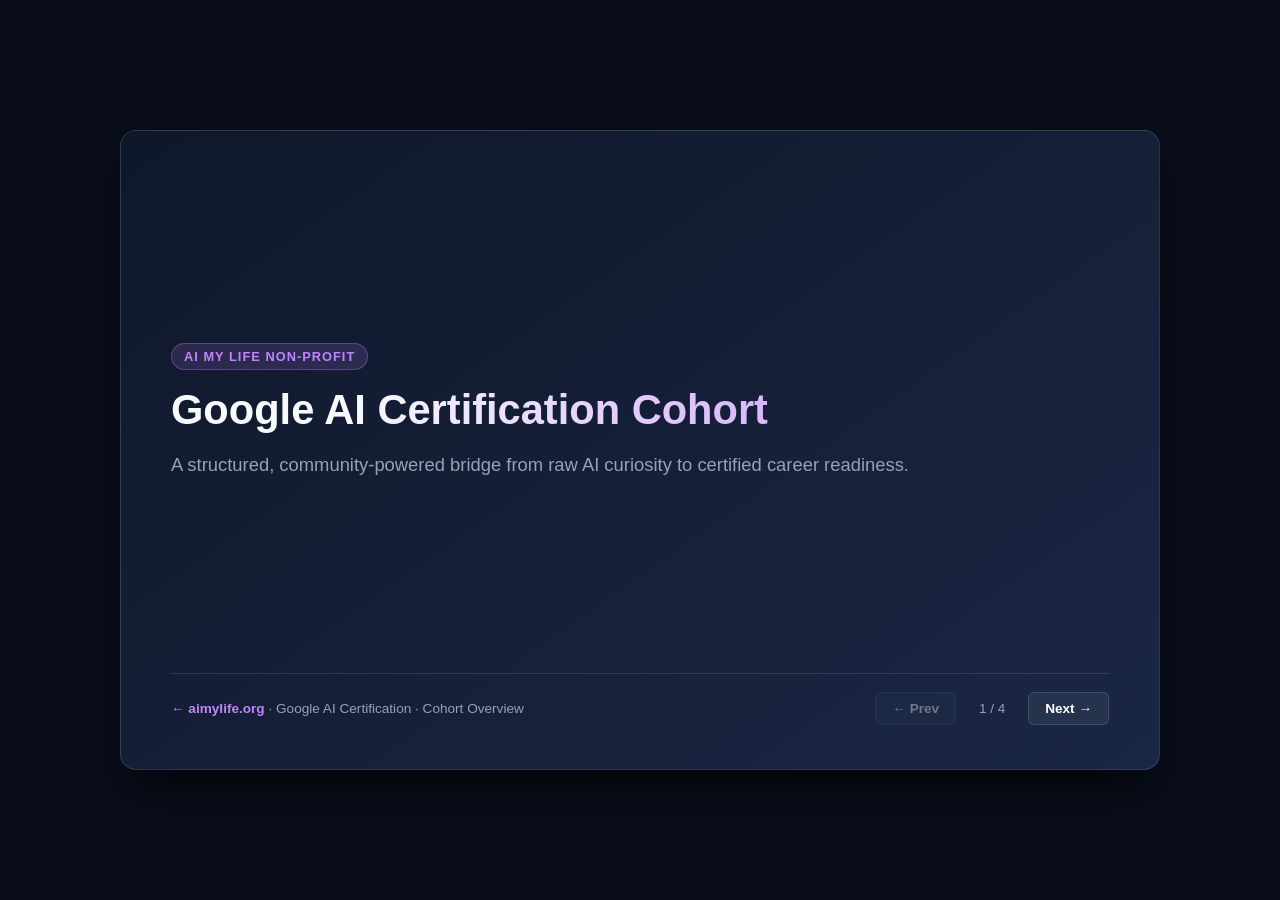
<file: slides/cohort-overview.html>
<!DOCTYPE html>
<html lang="en">
<head>
<meta charset="UTF-8">
<meta name="viewport" content="width=device-width, initial-scale=1.0">
<title>Cohort Overview — Google AI Certification · AI My Life</title>
<meta name="description" content="What the AI My Life Google AI Certification cohort is, why self-paced learning fails, and the three pillars we build it on.">
<link rel="icon" href="data:image/svg+xml,<svg xmlns='http://www.w3.org/2000/svg' viewBox='0 0 100 100'><rect width='100' height='100' rx='22' fill='%230a1628'/><path d='M27 72 50 26 73 72' stroke='%2310b981' stroke-width='9' fill='none' stroke-linejoin='round' stroke-linecap='round'/></svg>">
<link rel="stylesheet" href="deck.css">
</head>
<body data-track="cert">

<div class="deck-container">
  <div class="slide-area">


    <!-- SLIDE 1: Title -->
    <div class="slide active" data-notes="Welcome everyone! In this video, I'm introducing our flagship non-profit cohort designed to help you earn your official Google AI Certificate without learning alone.">
      <div class="tag">AI My Life Non-Profit</div>
      <h1>Google AI Certification Cohort</h1>
      <p class="subtitle">A structured, community-powered bridge from raw AI curiosity to certified career readiness.</p>
    </div>

    <!-- SLIDE 2: The Core Problem & Solution -->
    <div class="slide" data-notes="Most learners quit self-paced online courses within 3 weeks due to lack of accountability. Here is how we change that.">
      <div class="tag">The Challenge</div>
      <h2>Self-Paced Learning Is Hard Alone</h2>
      <ul class="list">
        <li>
          <span class="bullet">!</span>
          <span><strong>85%+ Drop-off Rate:</strong> Most learners register for online technical certificates but abandon them halfway through.</span>
        </li>
        <li>
          <span class="bullet">✓</span>
          <span><strong>Structured Accountability:</strong> Weekly live cohorts keep momentum high, track progress, and eliminate roadblocks in real time.</span>
        </li>
        <li>
          <span class="bullet">★</span>
          <span><strong>Community Focused:</strong> Learn alongside peers who share practical goals, questions, and insights.</span>
        </li>
      </ul>
    </div>

    <!-- SLIDE 3: The 3 Core Pillars -->
    <div class="slide" data-notes="Highlight our three main pillars: Structured study groups for consistency, weekly live review sessions for deep dives, and hands-on capstone coaching.">
      <div class="tag">Our Cohort Model</div>
      <h2>Three Pillars of Success</h2>
      <div class="grid-3">
        <div class="card">
          <h3>1. Study Groups</h3>
          <p>Small-group pods meeting weekly to walk through course modules, keep pace, and problem-solve together.</p>
        </div>
        <div class="card">
          <h3>2. Live Reviews</h3>
          <p>Instructor-led Zoom sessions dissecting complex prompt frameworks, model evaluation, and exam topics.</p>
        </div>
        <div class="card">
          <h3>3. Capstone Coaching</h3>
          <p>Direct 1-on-1 and small-group feedback to build a certified, portfolio-ready AI implementation project.</p>
        </div>
      </div>
    </div>

    <!-- SLIDE 4: Call to Action -->
    <div class="slide" data-notes="Wrap up by directing viewers to the site. Remind them seats are sliding-scale or subsidized through our non-profit initiative.">
      <div class="tag">Enrollment Open</div>
      <h2>Ready to Get Certified?</h2>
      <p class="subtitle" style="margin-bottom: 24px;">Join the next cohort on Zoom. Flexible pay-what-you-can tiers and community-subsidized seats available.</p>
      <ul class="list">
        <li><span class="bullet">→</span> Visit <strong>aimylife.org</strong> to register via Google Forms</li>
        <li><span class="bullet">→</span> Receive weekly Zoom invites and access our archive vault</li>
        <li><span class="bullet">→</span> Complete your Google AI Professional Certificate with support</li>
      </ul>
    </div>



  </div>

  <div class="footer">
    <span><a class="back-link" href="../index.html">← aimylife.org</a> · Google AI Certification · Cohort Overview</span>
    <div class="nav-buttons">
      <button id="prevBtn" type="button">← Prev</button>
      <span id="counter">1 / 4</span>
      <button id="nextBtn" type="button">Next →</button>
    </div>
  </div>
</div>

<div class="teleprompter">
  <span class="teleprompter-badge">Notes</span>
  <span id="notesText"></span>
</div>

<script src="deck.js"></script>
</body>
</html>
</file>
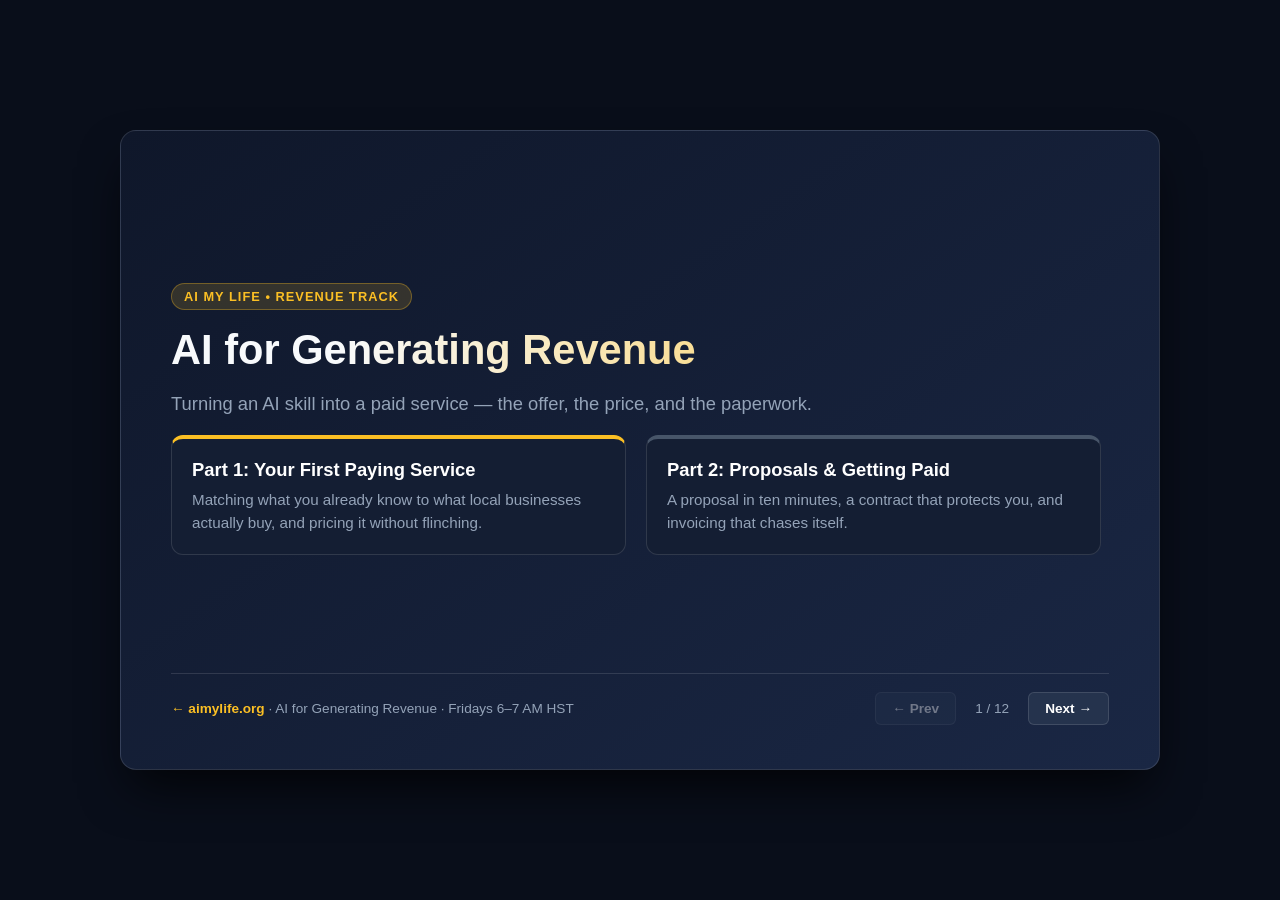
<file: slides/generating-revenue.html>
<!DOCTYPE html>
<html lang="en">
<head>
<meta charset="UTF-8">
<meta name="viewport" content="width=device-width, initial-scale=1.0">
<title>AI for Generating Revenue — AI My Life</title>
<meta name="description" content="The AI for Generating Revenue track: turn an AI skill into a paid service — finding your first offer, pricing it, and the proposals, contracts and invoicing that get you paid.">
<link rel="icon" href="data:image/svg+xml,<svg xmlns='http://www.w3.org/2000/svg' viewBox='0 0 100 100'><rect width='100' height='100' rx='22' fill='%230a1628'/><path d='M27 72 50 26 73 72' stroke='%2310b981' stroke-width='9' fill='none' stroke-linejoin='round' stroke-linecap='round'/></svg>">
<link rel="stylesheet" href="deck.css">
</head>
<body data-track="revenue">

<div class="deck-container">
  <div class="slide-area">

    <!-- SLIDE 1: Title -->
    <div class="slide active" data-notes="Set expectations in the first thirty seconds. This is not a get-rich-quick track. It is about packaging a skill into something a local business will actually pay for, and then getting paid on time.">
      <div class="tag">AI My Life • Revenue Track</div>
      <h1>AI for Generating Revenue</h1>
      <p class="subtitle">Turning an AI skill into a paid service — the offer, the price, and the paperwork.</p>
      <div class="grid-2">
        <div class="card">
          <h3>Part 1: Your First Paying Service</h3>
          <p>Matching what you already know to what local businesses actually buy, and pricing it without flinching.</p>
        </div>
        <div class="card alt">
          <h3>Part 2: Proposals &amp; Getting Paid</h3>
          <p>A proposal in ten minutes, a contract that protects you, and invoicing that chases itself.</p>
        </div>
      </div>
    </div>

    <!-- SLIDE 2: Skill is not an offer -->
    <div class="slide" data-notes="The single biggest blocker in this track. People learn prompting and then cannot answer 'so what do you sell?'. Make them feel the gap before you fill it.">
      <div class="tag">The Gap</div>
      <h2>"I can use AI" is not an offer</h2>
      <p class="subtitle">Nobody buys a skill. They buy a specific job, done, by a specific date, for a known price.</p>
      <div class="grid-2">
        <div class="card alt">
          <h3>What people say</h3>
          <div class="prompt-box">"I can help you with AI."
"I do AI automation."
"I'm an AI consultant."</div>
          <p>All true. None of them is something a busy owner can say yes to.</p>
        </div>
        <div class="card">
          <h3>What gets bought</h3>
          <div class="prompt-box">"I'll write replies to your last 200
Google reviews, in your voice,
in five days, for $400."</div>
          <p>A job, a timeframe, a price. Yes or no.</p>
        </div>
      </div>
    </div>

    <!-- SLIDE 3: The match -->
    <div class="slide" data-notes="Three columns they fill in themselves. The offer lives where all three overlap. Do this as a live exercise if there is time.">
      <div class="tag">Session 1 • Finding the Offer</div>
      <h2>Where your offer actually lives</h2>
      <p class="subtitle">Fill in three columns. The offer is where all three overlap — not where any one of them is strongest.</p>
      <div class="grid-3">
        <div class="card">
          <h3>What you already know</h3>
          <p>The industry you worked in. The software you know. The people who already trust you.</p>
        </div>
        <div class="card">
          <h3>What they lose sleep over</h3>
          <p>Not "efficiency." The specific recurring thing: the inbox, the reviews, the quotes, the listings.</p>
        </div>
        <div class="card">
          <h3>What has a budget line</h3>
          <p>Someone is already paying for marketing, admin, or a VA. Easier to redirect a budget than create one.</p>
        </div>
      </div>
    </div>

    <!-- SLIDE 4: Five offers -->
    <div class="slide" data-notes="Concrete menu. Tell them to steal one of these rather than invent something novel. Novel is harder to sell.">
      <div class="tag">Steal One of These</div>
      <h2>Five services local businesses buy</h2>
      <ul class="list">
        <li><span class="bullet">1</span> <span><strong>Review replies.</strong> Every unanswered review is a visible gap. Priced per batch.</span></li>
        <li><span class="bullet">2</span> <span><strong>Listing and product descriptions.</strong> Tedious, high volume, immediately visible result.</span></li>
        <li><span class="bullet">3</span> <span><strong>Inbox triage setup.</strong> Reply templates and a sorting system, handed over with a loom video.</span></li>
        <li><span class="bullet">4</span> <span><strong>The monthly newsletter.</strong> Recurring revenue, and most owners genuinely dread writing it.</span></li>
        <li><span class="bullet">5</span> <span><strong>SOP writing.</strong> Turn how-we-do-it-here into written procedures for onboarding staff.</span></li>
      </ul>
    </div>

    <!-- SLIDE 5: Pricing -->
    <div class="slide" data-notes="The hourly trap. If AI makes you fast and you bill hourly, you are punished for the skill you came here to learn. Price the outcome.">
      <div class="tag">Pricing</div>
      <h2>Never bill by the hour for this</h2>
      <p class="subtitle">
        AI makes the work fast. Hourly billing turns that speed into a pay cut. Price the finished thing.
      </p>
      <div class="grid-2">
        <div class="card alt">
          <h3>The hourly trap</h3>
          <p>
            You quote four hours. AI does it in forty minutes. You either overcharge for time you did not
            spend, or you earn a quarter of what the work was worth. There is no honest version.
          </p>
        </div>
        <div class="card">
          <h3>Price the deliverable</h3>
          <p>
            "200 review replies, five days, $400." Nobody asks how long it took. Your speed becomes your
            margin instead of your penalty.
          </p>
        </div>
      </div>
      <div class="note">
        Rule of thumb for a first offer: name a price that makes you slightly uncomfortable, then do not
        discount it when they pause. The pause is normal.
      </div>
    </div>

    <!-- SLIDE 6: Three tiers -->
    <div class="slide" data-notes="Three options beats one. It moves the question from 'yes or no' to 'which one'. Keep the top tier genuinely premium — some people pick it.">
      <div class="tag">Structure</div>
      <h2>Always give three options</h2>
      <p class="subtitle">One price is a yes-or-no question. Three prices is a which-one question.</p>
      <div class="grid-3">
        <div class="card alt">
          <h3>Starter</h3>
          <p>The job, done once. Low risk, low price. This is how a stranger becomes a client.</p>
        </div>
        <div class="card">
          <h3>Standard</h3>
          <p>The job plus the system, so they can repeat it. This is the one you want them to pick.</p>
        </div>
        <div class="card alt">
          <h3>Ongoing</h3>
          <p>Monthly. Recurring revenue is the whole point — one of these is worth ten one-off jobs.</p>
        </div>
      </div>
    </div>

    <!-- SLIDE 7: Proposal -->
    <div class="slide" data-notes="Session 2 opens here. The ten-minute proposal. Stress that the proposal repeats their words back — that is what makes it land.">
      <div class="tag">Session 2 • Paperwork</div>
      <h2>The ten-minute proposal</h2>
      <div class="card">
        <div class="prompt-box">Write a one-page proposal. Plain language, no consultant-speak.

Client: [who they are, in their words]
Problem they described: [quote them directly]
What I'll deliver: [the specific thing]
By when: [date]
Three options: [starter / standard / ongoing, with prices]
What I need from them: [access, logins, approvals]

Open by repeating their problem back to them in one sentence.
End with one clear next step.</div>
      </div>
      <div class="note">
        The opening sentence does most of the work. People buy from whoever proves they were listening.
      </div>
    </div>

    <!-- SLIDE 8: Contract -->
    <div class="slide" data-notes="Four clauses. Not legal advice — tell them to get a real template reviewed if the work gets big. But a short written agreement beats no agreement every single time.">
      <div class="tag">Protect Yourself</div>
      <h2>Four clauses, every time</h2>
      <div class="grid-2">
        <div class="card">
          <h3>1. Scope, in nouns</h3>
          <p>"200 replies" not "review support." Write what is <em>not</em> included too. That line prevents most disputes.</p>
        </div>
        <div class="card">
          <h3>2. Revisions, with a number</h3>
          <p>"Two rounds included, then $X per round." Unlimited revisions is how a $400 job becomes a $40 job.</p>
        </div>
        <div class="card">
          <h3>3. Payment terms</h3>
          <p>Deposit up front, balance on delivery. Say what happens if they pay late, before they pay late.</p>
        </div>
        <div class="card">
          <h3>4. AI disclosure</h3>
          <p>Say plainly that AI tools are used and that you review the output. Some clients require it; all of them respect it.</p>
        </div>
      </div>
      <div class="note">
        This is not legal advice. For anything substantial, have a real template reviewed by a lawyer in
        your jurisdiction.
      </div>
    </div>

    <!-- SLIDE 9: Getting paid -->
    <div class="slide" data-notes="The unglamorous slide that actually determines whether this becomes income. Deposit up front is the single highest-impact habit here.">
      <div class="tag">Getting Paid</div>
      <h2>The part most people get wrong</h2>
      <ul class="list">
        <li><span class="bullet">1</span> <span><strong>Deposit before you start.</strong> 50% up front. It is not rude, it is standard, and it filters out the clients who were never going to pay.</span></li>
        <li><span class="bullet">2</span> <span><strong>Invoice the same day you deliver.</strong> Not Friday. Not "when I get a chance." The same day.</span></li>
        <li><span class="bullet">3</span> <span><strong>Automate the chase.</strong> Any invoicing tool will send the reminders for you. Let it be the one that nags.</span></li>
        <li><span class="bullet">4</span> <span><strong>Set money aside for tax.</strong> From the first payment, not from the first tax bill.</span></li>
      </ul>
    </div>

    <!-- SLIDE 10: Honest limits -->
    <div class="slide" data-notes="Say this plainly. We are a nonprofit and we are not selling a dream. The people who succeed here treat it as a business, not a hack.">
      <div class="tag">Straight Talk</div>
      <h2>What AI will not do for you</h2>
      <div class="grid-3">
        <div class="card alt">
          <h3>Find the clients</h3>
          <p>The first three come from people who already know you. That part is conversations, not prompts.</p>
        </div>
        <div class="card alt">
          <h3>Build the trust</h3>
          <p>Showing up, doing what you said, on the day you said. No tool shortcuts this.</p>
        </div>
        <div class="card alt">
          <h3>Make it quick</h3>
          <p>First paid job in a month is a good outcome. Anyone promising faster is selling you something.</p>
        </div>
      </div>
    </div>

    <!-- SLIDE 11: Recap + lab -->
    <div class="slide" data-notes="Recap and lab. The lab is to write one offer and say it out loud to one real person before the next session.">
      <div class="tag">Recap &amp; Hands-On Lab</div>
      <h2>What to do before next time</h2>
      <div class="grid-2">
        <div class="card">
          <h3>The four takeaways</h3>
          <ul>
            <li>Sell a job, not a skill</li>
            <li>Price the deliverable, never the hour</li>
            <li>Three options, not one</li>
            <li>Deposit up front, invoice same day</li>
          </ul>
        </div>
        <div class="card alt">
          <h3>Your lab</h3>
          <ul>
            <li>Write one offer in one sentence</li>
            <li>Put a price on it. Then add 20%</li>
            <li>Say it out loud to one real person</li>
            <li>Bring what they said back to the group</li>
          </ul>
        </div>
      </div>
    </div>

    <!-- SLIDE 12: CTA -->
    <div class="slide" data-notes="Close on the site, the Friday hour, and the portal. Mention the small business track for people who want to sell the front-desk setup.">
      <div class="tag">Keep Going</div>
      <h1>See you Friday</h1>
      <p class="subtitle">Live on Zoom, 6:00–7:00 AM HST. Free, and honest about how long this takes.</p>
      <ul class="list">
        <li><span class="bullet">→</span> <strong>Register:</strong> aimylife.org</li>
        <li><span class="bullet">→</span> <strong>Rotation:</strong> the four tracks take turns, so Generating Revenue comes around every four weeks</li>
        <li><span class="bullet">→</span> <strong>Pairs well with:</strong> the Small Business track — it is the service you will be selling</li>
      </ul>
    </div>

  </div>

  <div class="footer">
    <span><a class="back-link" href="../index.html">← aimylife.org</a> · AI for Generating Revenue · Fridays 6–7 AM HST</span>
    <div class="nav-buttons">
      <button id="prevBtn" type="button">← Prev</button>
      <span id="counter">1 / 12</span>
      <button id="nextBtn" type="button">Next →</button>
    </div>
  </div>
</div>

<div class="teleprompter">
  <span class="teleprompter-badge">Notes</span>
  <span id="notesText"></span>
</div>

<script src="deck.js"></script>
</body>
</html>
</file>
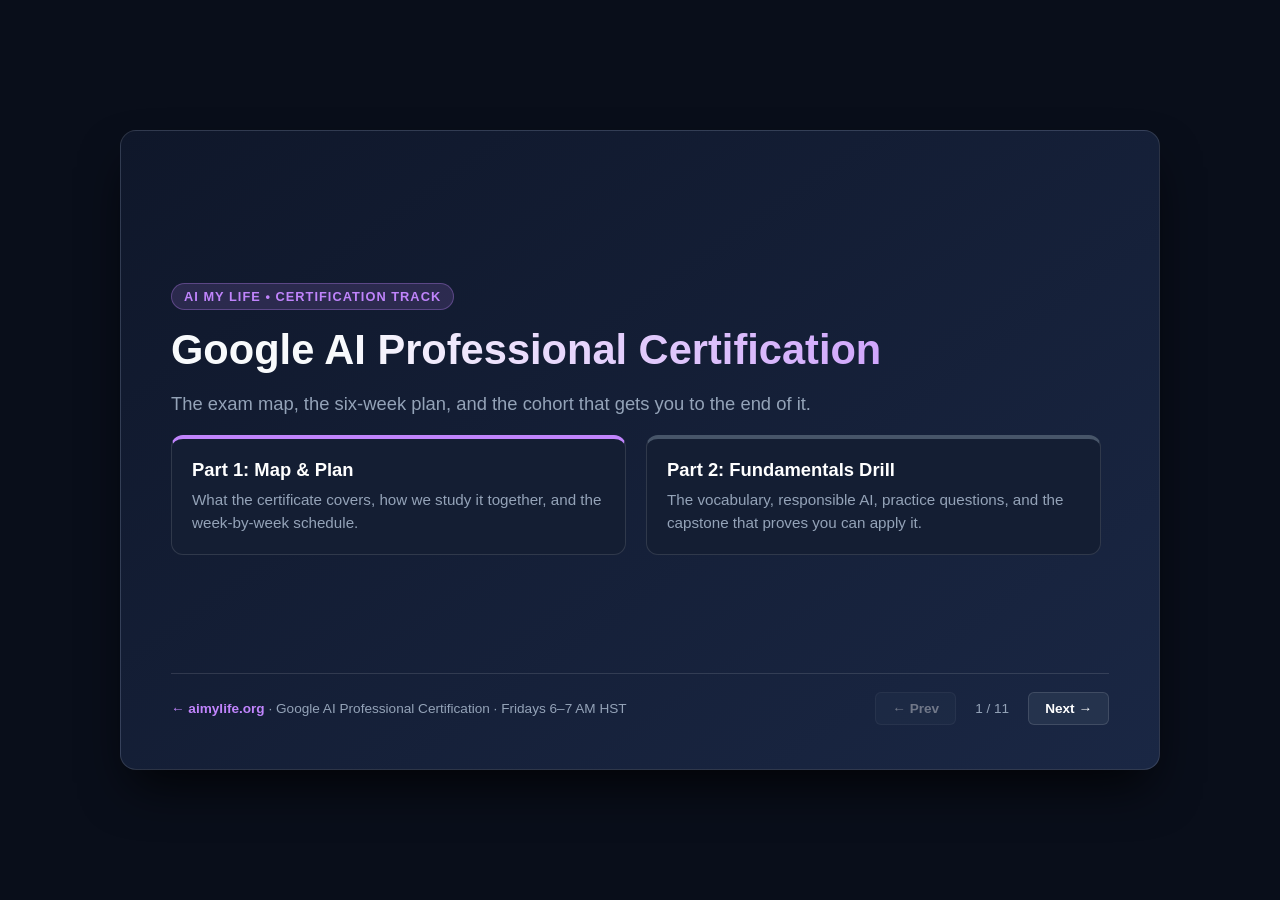
<file: slides/google-ai-certification.html>
<!DOCTYPE html>
<html lang="en">
<head>
<meta charset="UTF-8">
<meta name="viewport" content="width=device-width, initial-scale=1.0">
<title>Google AI Professional Certification — AI My Life</title>
<meta name="description" content="The Google AI Professional Certification track: the exam map, a six-week study plan, the vocabulary drill, responsible AI, and the capstone project.">
<link rel="icon" href="data:image/svg+xml,<svg xmlns='http://www.w3.org/2000/svg' viewBox='0 0 100 100'><rect width='100' height='100' rx='22' fill='%230a1628'/><path d='M27 72 50 26 73 72' stroke='%2310b981' stroke-width='9' fill='none' stroke-linejoin='round' stroke-linecap='round'/></svg>">
<link rel="stylesheet" href="deck.css">
</head>
<body data-track="cert">

<div class="deck-container">
  <div class="slide-area">

    <!-- SLIDE 1: Title -->
    <div class="slide active" data-notes="This is the track overview deck. The cohort-overview deck is the pitch; this one is the plan. Point people at the prompting deck for the prompting module.">
      <div class="tag">AI My Life • Certification Track</div>
      <h1>Google AI Professional Certification</h1>
      <p class="subtitle">The exam map, the six-week plan, and the cohort that gets you to the end of it.</p>
      <div class="grid-2">
        <div class="card">
          <h3>Part 1: Map &amp; Plan</h3>
          <p>What the certificate covers, how we study it together, and the week-by-week schedule.</p>
        </div>
        <div class="card alt">
          <h3>Part 2: Fundamentals Drill</h3>
          <p>The vocabulary, responsible AI, practice questions, and the capstone that proves you can apply it.</p>
        </div>
      </div>
    </div>

    <!-- SLIDE 2: Why a cohort -->
    <div class="slide" data-notes="Repeat the core argument from the overview deck, briefly. Most people do not fail the exam — they stop studying in week three. The cohort is the fix.">
      <div class="tag">Why This Works</div>
      <h2>Almost nobody fails. Most people stop.</h2>
      <p class="subtitle">
        The hard part of a self-paced certificate is not the material. It is still being there in week five.
      </p>
      <div class="grid-3">
        <div class="card">
          <h3>A fixed hour</h3>
          <p>Same time every rotation. A standing appointment beats good intentions.</p>
        </div>
        <div class="card">
          <h3>People who notice</h3>
          <p>Being missed is a stronger motivator than a progress bar.</p>
        </div>
        <div class="card">
          <h3>Someone to ask</h3>
          <p>The thing that stalls you for a week alone gets cleared in two minutes out loud.</p>
        </div>
      </div>
    </div>

    <!-- SLIDE 3: Verify the details -->
    <div class="slide" data-notes="Read this slide out loud, do not skip it. Exam formats, prices and prerequisites change, and we are not the source of truth. Give them the official link and tell them to check it today.">
      <div class="tag">Before Anything Else</div>
      <h2>Check the official guide yourself</h2>
      <p class="subtitle">
        Google changes exam formats, prerequisites, pricing, and even certificate names. This cohort is
        the study structure — it is not the exam authority.
      </p>
      <div class="card">
        <h3>Confirm these yourself, today</h3>
        <ul>
          <li>Which certificate you are actually sitting, and its current name</li>
          <li>Format, length, and how it is scored</li>
          <li>Cost, and whether any discount or scholarship applies to you</li>
          <li>Prerequisites, recommended experience, and how long results take</li>
        </ul>
      </div>
      <div class="note">
        Official source: <strong>cloud.google.com/learn/certification</strong> — bookmark it and re-check
        it the week you book your exam.
      </div>
    </div>

    <!-- SLIDE 4: The six-week plan -->
    <div class="slide" data-notes="The schedule. Note that our live hour rotates, so most of this is self-study with the cohort hour as the checkpoint. Be honest about that.">
      <div class="tag">Session 1 • The Plan</div>
      <h2>Six weeks, in order</h2>
      <ul class="list">
        <li><span class="bullet">1</span> <span><strong>Map the exam.</strong> Read the official guide end to end. Book the date now — an unbooked exam is a hobby.</span></li>
        <li><span class="bullet">2</span> <span><strong>Fundamentals.</strong> Models, tokens, context, grounding. The vocabulary section, drilled.</span></li>
        <li><span class="bullet">3</span> <span><strong>Prompting.</strong> The five-step framework and chaining — see the prompting deck in this folder.</span></li>
        <li><span class="bullet">4</span> <span><strong>Applications &amp; tooling.</strong> Where these models get used in real work, and what the limits are.</span></li>
        <li><span class="bullet">5</span> <span><strong>Responsible AI.</strong> Fairness, privacy, transparency, oversight. Heavily weighted, widely under-studied.</span></li>
        <li><span class="bullet">6</span> <span><strong>Practice &amp; capstone.</strong> Full practice runs, plus the project that makes the credential mean something.</span></li>
      </ul>
    </div>

    <!-- SLIDE 5: How to use the hour -->
    <div class="slide" data-notes="Set expectations about the rotation. Our live hour comes around every four weeks, so the cohort hour is a checkpoint, not the whole course. The study happens between sessions.">
      <div class="tag">How The Hour Works</div>
      <h2>Read before. Drill during. Teach after.</h2>
      <div class="grid-3">
        <div class="card">
          <h3>Before</h3>
          <p>Do the module on your own. Arrive with the two things that did not make sense — written down.</p>
        </div>
        <div class="card">
          <h3>During</h3>
          <p>We drill, not lecture. Practice questions, out loud, with the reasoning exposed.</p>
        </div>
        <div class="card">
          <h3>After</h3>
          <p>Explain one concept to someone who was not there. If you cannot, you have not learnt it.</p>
        </div>
      </div>
      <div class="note">
        The four tracks rotate, so the certification hour comes around every four weeks. Between them,
        the recordings, slides and question banks live in the student portal.
      </div>
    </div>

    <!-- SLIDE 6: Vocabulary -->
    <div class="slide" data-notes="Session 2 opens. This is the drill slide. Make them define these out loud, in their own words, not from memory of a definition.">
      <div class="tag">Session 2 • Fundamentals Drill</div>
      <h2>Vocabulary you must own</h2>
      <p class="subtitle">Not recognise — own. You should be able to define each of these to a friend without notes.</p>
      <div class="grid-2">
        <div class="card">
          <h3>How the model works</h3>
          <ul>
            <li><strong>Token</strong> — the unit of text it actually reads</li>
            <li><strong>Context window</strong> — how much it can hold at once</li>
            <li><strong>Training vs inference</strong> — learning vs answering</li>
            <li><strong>Hallucination</strong> — confidently wrong, not lying</li>
          </ul>
        </div>
        <div class="card alt">
          <h3>How it gets used</h3>
          <ul>
            <li><strong>Grounding</strong> — tying answers to real sources</li>
            <li><strong>RAG</strong> — retrieve first, then generate</li>
            <li><strong>Fine-tuning</strong> — adapting a model to a domain</li>
            <li><strong>Agent</strong> — a model that takes actions, not just text</li>
          </ul>
        </div>
      </div>
    </div>

    <!-- SLIDE 7: Responsible AI -->
    <div class="slide" data-notes="Heavily weighted and widely under-studied. Learners dismiss it as the soft section and then lose marks on it. Say that explicitly.">
      <div class="tag">Do Not Skip This</div>
      <h2>Responsible AI is not the soft section</h2>
      <p class="subtitle">
        It is reliably tested, and it is where under-prepared candidates lose marks because they skimmed it.
      </p>
      <div class="grid-2">
        <div class="card">
          <h3>Fairness &amp; bias</h3>
          <p>Where bias enters — the data, the labels, the people who chose both — and what mitigation actually looks like.</p>
        </div>
        <div class="card">
          <h3>Privacy &amp; data</h3>
          <p>What goes into a prompt, where it is stored, and what you are permitted to put there.</p>
        </div>
        <div class="card">
          <h3>Transparency</h3>
          <p>Telling people when AI was involved, and being able to explain how a result was reached.</p>
        </div>
        <div class="card">
          <h3>Human oversight</h3>
          <p>Who reviews, who signs off, who is accountable when it is wrong. Always a person.</p>
        </div>
      </div>
    </div>

    <!-- SLIDE 8: Practice questions -->
    <div class="slide" data-notes="How to use a question bank properly. Memorising answers is the classic failure mode — the real exam rewords everything.">
      <div class="tag">Practice Technique</div>
      <h2>Do not memorise the answers</h2>
      <p class="subtitle">The exam rewords everything. Memorised answers transfer badly; understood ones transfer fine.</p>
      <ul class="list">
        <li><span class="bullet">1</span> <span><strong>Answer before you look.</strong> Commit out loud, then check. Guessing-then-reading teaches you almost nothing.</span></li>
        <li><span class="bullet">2</span> <span><strong>Explain the wrong ones.</strong> For each distractor, say why it is wrong. That is where the understanding lives.</span></li>
        <li><span class="bullet">3</span> <span><strong>Keep an error log.</strong> Every miss, with one line on why. Re-read it the morning of the exam.</span></li>
        <li><span class="bullet">4</span> <span><strong>Time one full run.</strong> Once, under real conditions, before exam day. Pacing is a skill of its own.</span></li>
      </ul>
    </div>

    <!-- SLIDE 9: Capstone -->
    <div class="slide" data-notes="The capstone is what makes the credential mean something in an interview. Small and finished beats ambitious and abandoned.">
      <div class="tag">The Capstone</div>
      <h2>Small, real, and finished</h2>
      <p class="subtitle">
        A certificate says you passed. A project says you can do it. The second one is what gets discussed
        in an interview.
      </p>
      <div class="grid-2">
        <div class="card">
          <h3>What makes a good one</h3>
          <ul>
            <li>A real problem, ideally one you have</li>
            <li>Finished and usable, not a prototype</li>
            <li>You can explain every decision in it</li>
            <li>Small enough to actually complete</li>
          </ul>
        </div>
        <div class="card alt">
          <h3>What sinks one</h3>
          <ul>
            <li>Too ambitious to ever finish</li>
            <li>A tutorial with the names changed</li>
            <li>No way to show it to anyone</li>
            <li>Started in the final week</li>
          </ul>
        </div>
      </div>
    </div>

    <!-- SLIDE 10: Recap + lab -->
    <div class="slide" data-notes="Recap and lab. The single most important action is booking the exam date — everything else follows from a real deadline.">
      <div class="tag">Recap &amp; Hands-On Lab</div>
      <h2>What to do before next time</h2>
      <div class="grid-2">
        <div class="card">
          <h3>The four takeaways</h3>
          <ul>
            <li>Verify the exam details at the source</li>
            <li>Book the date — then work backwards</li>
            <li>Responsible AI is tested, properly</li>
            <li>Explain the wrong answers, not just the right one</li>
          </ul>
        </div>
        <div class="card alt">
          <h3>Your lab</h3>
          <ul>
            <li>Read the official exam guide end to end</li>
            <li>Book a date six weeks out</li>
            <li>Start the error log — one page</li>
            <li>Write down your capstone idea in one sentence</li>
          </ul>
        </div>
      </div>
    </div>

    <!-- SLIDE 11: CTA -->
    <div class="slide" data-notes="Close by pointing at the other two cert decks in this folder, the Friday hour, and the portal.">
      <div class="tag">Keep Going</div>
      <h1>See you Friday</h1>
      <p class="subtitle">Live on Zoom, 6:00–7:00 AM HST. Free, with pay-what-you-can and community-sponsored seats.</p>
      <ul class="list">
        <li><span class="bullet">→</span> <strong>Register:</strong> aimylife.org</li>
        <li><span class="bullet">→</span> <strong>Also in this folder:</strong> the Cohort Overview deck, and the full Prompting Course deck</li>
        <li><span class="bullet">→</span> <strong>Between sessions:</strong> recordings, study planners and question banks live in the student portal</li>
      </ul>
    </div>

  </div>

  <div class="footer">
    <span><a class="back-link" href="../index.html">← aimylife.org</a> · Google AI Professional Certification · Fridays 6–7 AM HST</span>
    <div class="nav-buttons">
      <button id="prevBtn" type="button">← Prev</button>
      <span id="counter">1 / 11</span>
      <button id="nextBtn" type="button">Next →</button>
    </div>
  </div>
</div>

<div class="teleprompter">
  <span class="teleprompter-badge">Notes</span>
  <span id="notesText"></span>
</div>

<script src="deck.js"></script>
</body>
</html>
</file>
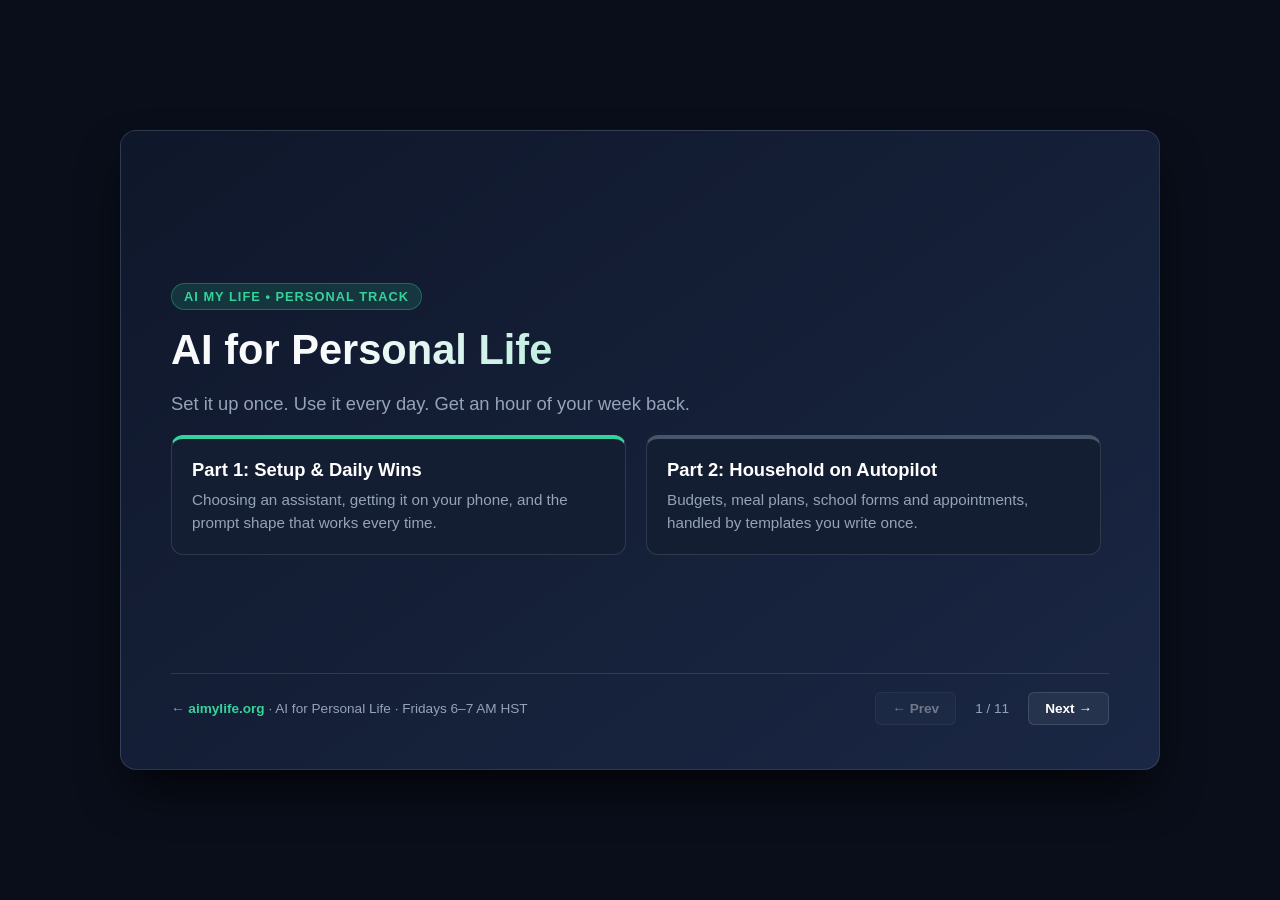
<file: slides/personal-life.html>
<!DOCTYPE html>
<html lang="en">
<head>
<meta charset="UTF-8">
<meta name="viewport" content="width=device-width, initial-scale=1.0">
<title>AI for Personal Life — AI My Life</title>
<meta name="description" content="The AI for Personal Life track: set up your first assistant, learn the four-part prompt, and put household admin on autopilot with reusable templates.">
<link rel="icon" href="data:image/svg+xml,<svg xmlns='http://www.w3.org/2000/svg' viewBox='0 0 100 100'><rect width='100' height='100' rx='22' fill='%230a1628'/><path d='M27 72 50 26 73 72' stroke='%2310b981' stroke-width='9' fill='none' stroke-linejoin='round' stroke-linecap='round'/></svg>">
<link rel="stylesheet" href="deck.css">
</head>
<body data-track="personal">

<div class="deck-container">
  <div class="slide-area">

    <!-- SLIDE 1: Title -->
    <div class="slide active" data-notes="Welcome. This track is for people who have never used an AI tool seriously. By the end you will have an assistant set up and three habits that give you an hour a week back.">
      <div class="tag">AI My Life • Personal Track</div>
      <h1>AI for Personal Life</h1>
      <p class="subtitle">Set it up once. Use it every day. Get an hour of your week back.</p>
      <div class="grid-2">
        <div class="card">
          <h3>Part 1: Setup &amp; Daily Wins</h3>
          <p>Choosing an assistant, getting it on your phone, and the prompt shape that works every time.</p>
        </div>
        <div class="card alt">
          <h3>Part 2: Household on Autopilot</h3>
          <p>Budgets, meal plans, school forms and appointments, handled by templates you write once.</p>
        </div>
      </div>
    </div>

    <!-- SLIDE 2: The real problem -->
    <div class="slide" data-notes="Most people's first AI experience is bad, and they blame themselves or the tool. It is neither. It is the prompt. Name the three things missing.">
      <div class="tag">Why It Felt Useless Last Time</div>
      <h2>The tool is fine. The prompt was empty.</h2>
      <p class="subtitle">Almost every disappointing AI answer is missing the same three things.</p>
      <div class="grid-3">
        <div class="card">
          <h3>No context</h3>
          <p>It does not know your situation, your budget, your kids' ages, or your deadline — unless you say so.</p>
        </div>
        <div class="card">
          <h3>No role</h3>
          <p>"Help me with my budget" gets a generic answer. "Act as a frugal household planner" gets a useful one.</p>
        </div>
        <div class="card">
          <h3>No format</h3>
          <p>You wanted a shopping list. You got five paragraphs. Ask for the shape you actually want.</p>
        </div>
      </div>
    </div>

    <!-- SLIDE 3: Pick your assistant -->
    <div class="slide" data-notes="Do not get stuck comparing tools. The free tier of any major assistant will do everything in this track. What matters is that it is on your phone.">
      <div class="tag">Session 1 • Setup</div>
      <h2>Pick one. The free tier is enough.</h2>
      <p class="subtitle">Everything in this track works on a free account. Do not let tool comparison become the thing that stops you.</p>
      <ul class="list">
        <li>
          <span class="bullet">1</span>
          <span><strong>Put it on your phone first.</strong> The habit forms on the device you already hold forty times a day, not on a laptop you open twice.</span>
        </li>
        <li>
          <span class="bullet">2</span>
          <span><strong>Turn on voice input.</strong> Most people will not type a paragraph of context. Nearly everyone will say it out loud.</span>
        </li>
        <li>
          <span class="bullet">3</span>
          <span><strong>Pin it to your home screen.</strong> If it takes three taps to find, you will not use it.</span>
        </li>
      </ul>
    </div>

    <!-- SLIDE 4: The four-part prompt -->
    <div class="slide" data-notes="This is the core teaching of session 1. Context, Role, Task, Format. Have them say it back. Everything else in the track is a variation of this.">
      <div class="tag">The Core Skill</div>
      <h2>Context · Role · Task · Format</h2>
      <p class="subtitle">Four lines. It works for almost everything you will ask.</p>
      <div class="card">
        <div class="prompt-box">Context: I have two kids, a $180/week grocery budget, and about 30 minutes to cook on weeknights.
Role:    Act as a practical meal planner who cooks on a budget.
Task:    Plan five weeknight dinners for us.
Format:  A table of meals, then one combined shopping list grouped by aisle.</div>
      </div>
      <div class="note">
        You do not have to label the lines. The labels are a training wheel — keep them until the four pieces
        come out of your mouth automatically.
      </div>
    </div>

    <!-- SLIDE 5: Three daily wins -->
    <div class="slide" data-notes="Three concrete uses they can do today. Walk through at least one live. Ask the room which of the three they would use tomorrow.">
      <div class="tag">Session 1 • Daily Wins</div>
      <h2>Three things to try this week</h2>
      <div class="grid-3">
        <div class="card">
          <h3>Decode the letter</h3>
          <p>Insurance, school, landlord, tax.</p>
          <div class="prompt-box">"Explain this letter in plain English. What is it asking me to do, and by when?"</div>
        </div>
        <div class="card">
          <h3>Draft the hard email</h3>
          <p>The one sitting in your drafts.</p>
          <div class="prompt-box">"Rewrite this to be firm but not rude. Keep it under 120 words."</div>
        </div>
        <div class="card">
          <h3>Think out loud</h3>
          <p>For decisions you keep circling.</p>
          <div class="prompt-box">"Ask me five questions that would help me decide, then tell me what you would weigh most."</div>
        </div>
      </div>
    </div>

    <!-- SLIDE 6: Session 2 opener -->
    <div class="slide" data-notes="Transition to session 2. The shift is from one-off questions to reusable systems. That is where the hour a week actually comes from.">
      <div class="tag">Session 2 • Household Admin</div>
      <h2>Stop re-asking. Start reusing.</h2>
      <p class="subtitle">
        One-off questions are useful. Templates are where the time actually comes back. The jobs worth
        templating are the ones that return every single week.
      </p>
      <div class="grid-2">
        <div class="card">
          <h3>Comes back weekly</h3>
          <ul>
            <li>Meal planning and the shopping list</li>
            <li>The budget check-in</li>
            <li>Calendar and appointment juggling</li>
          </ul>
        </div>
        <div class="card alt">
          <h3>Comes back seasonally</h3>
          <ul>
            <li>School forms and permission slips</li>
            <li>Renewals, insurance, taxes</li>
            <li>Birthdays, travel, holidays</li>
          </ul>
        </div>
      </div>
    </div>

    <!-- SLIDE 7: Build a template -->
    <div class="slide" data-notes="Show them how to turn a good one-off prompt into a template with brackets. Save it in Notes. This is the single highest-leverage habit in the track.">
      <div class="tag">The Template Habit</div>
      <h2>Write it once, bracket the rest</h2>
      <p class="subtitle">When a prompt works, do not lose it. Replace the specifics with brackets and save it.</p>
      <div class="card">
        <h3>Weekly budget check-in</h3>
        <div class="prompt-box">Act as a blunt but kind household budget coach.

This week we spent: [paste the numbers]
Our monthly target is: [amount]
Our non-negotiables are: [rent, childcare, medication]

Tell me: where did we drift, what is one change worth making,
and what should I ignore because it is noise?</div>
      </div>
      <div class="note">
        Keep a note on your phone called <strong>Prompts</strong>. Five saved templates beat five hundred
        one-off conversations.
      </div>
    </div>

    <!-- SLIDE 8: The weekly reset -->
    <div class="slide" data-notes="Give them a ritual, not just tools. Fifteen minutes, same time each week. The ritual is what makes it stick after the cohort ends.">
      <div class="tag">Making It Stick</div>
      <h2>The fifteen-minute weekly reset</h2>
      <p class="subtitle">Same time every week. Four prompts. Then close the laptop.</p>
      <ul class="list">
        <li><span class="bullet">1</span> <span><strong>Look back.</strong> "Here is what happened this week. What did I say I would do and did not?"</span></li>
        <li><span class="bullet">2</span> <span><strong>Clear the inbox.</strong> "Draft replies to these four emails. Short, friendly, no filler."</span></li>
        <li><span class="bullet">3</span> <span><strong>Plan the food.</strong> Run your saved meal template.</span></li>
        <li><span class="bullet">4</span> <span><strong>Look ahead.</strong> "Here is next week's calendar. What am I going to be unprepared for?"</span></li>
      </ul>
    </div>

    <!-- SLIDE 9: Limits -->
    <div class="slide" data-notes="This slide matters more than any other. Be direct. We are teaching people to use a tool that is confidently wrong sometimes, and some of them will be making real decisions with it.">
      <div class="tag">Be Careful Here</div>
      <h2>What not to hand over</h2>
      <div class="grid-2">
        <div class="card">
          <h3>Do not outsource the decision</h3>
          <p>
            Medical, legal, financial, immigration. Use it to understand your options and write down your
            questions — then take those questions to a human who is accountable for the answer.
          </p>
        </div>
        <div class="card">
          <h3>Do not paste other people's data</h3>
          <p>
            Your child's school records, a friend's medical details, anyone's ID numbers. If it is not yours
            to share, do not put it in the box.
          </p>
        </div>
      </div>
      <div class="note">
        It will state wrong things in a confident voice. Dates, dosages, amounts, deadlines, names —
        check anything you would be upset to get wrong.
      </div>
    </div>

    <!-- SLIDE 10: Recap + lab -->
    <div class="slide" data-notes="Recap the four takeaways and give the hands-on lab. Tell them to bring the result to the next session they attend.">
      <div class="tag">Recap &amp; Hands-On Lab</div>
      <h2>What to do before next time</h2>
      <div class="grid-2">
        <div class="card">
          <h3>The four takeaways</h3>
          <ul>
            <li>Get it on your phone, with voice on</li>
            <li>Context, Role, Task, Format</li>
            <li>Template anything that repeats</li>
            <li>Verify anything that matters</li>
          </ul>
        </div>
        <div class="card alt">
          <h3>Your lab</h3>
          <ul>
            <li>Pick one weekly chore you resent</li>
            <li>Write a bracketed template for it</li>
            <li>Run it once and fix what was wrong</li>
            <li>Save it to your Prompts note</li>
          </ul>
        </div>
      </div>
    </div>

    <!-- SLIDE 11: CTA -->
    <div class="slide" data-notes="Close by pointing them at the site, the Friday hour, and the portal. Remind them the recording and worksheets go up the same day.">
      <div class="tag">Keep Going</div>
      <h1>See you Friday</h1>
      <p class="subtitle">Live on Zoom, 6:00–7:00 AM HST. Free, and open to complete beginners.</p>
      <ul class="list">
        <li><span class="bullet">→</span> <strong>Register:</strong> aimylife.org</li>
        <li><span class="bullet">→</span> <strong>Rotation:</strong> the four tracks take turns, so Personal Life comes around every four weeks</li>
        <li><span class="bullet">→</span> <strong>Missed it:</strong> recording, slides and worksheets land in the student portal, usually the same day</li>
      </ul>
    </div>

  </div>

  <div class="footer">
    <span><a class="back-link" href="../index.html">← aimylife.org</a> · AI for Personal Life · Fridays 6–7 AM HST</span>
    <div class="nav-buttons">
      <button id="prevBtn" type="button">← Prev</button>
      <span id="counter">1 / 11</span>
      <button id="nextBtn" type="button">Next →</button>
    </div>
  </div>
</div>

<div class="teleprompter">
  <span class="teleprompter-badge">Notes</span>
  <span id="notesText"></span>
</div>

<script src="deck.js"></script>
</body>
</html>
</file>
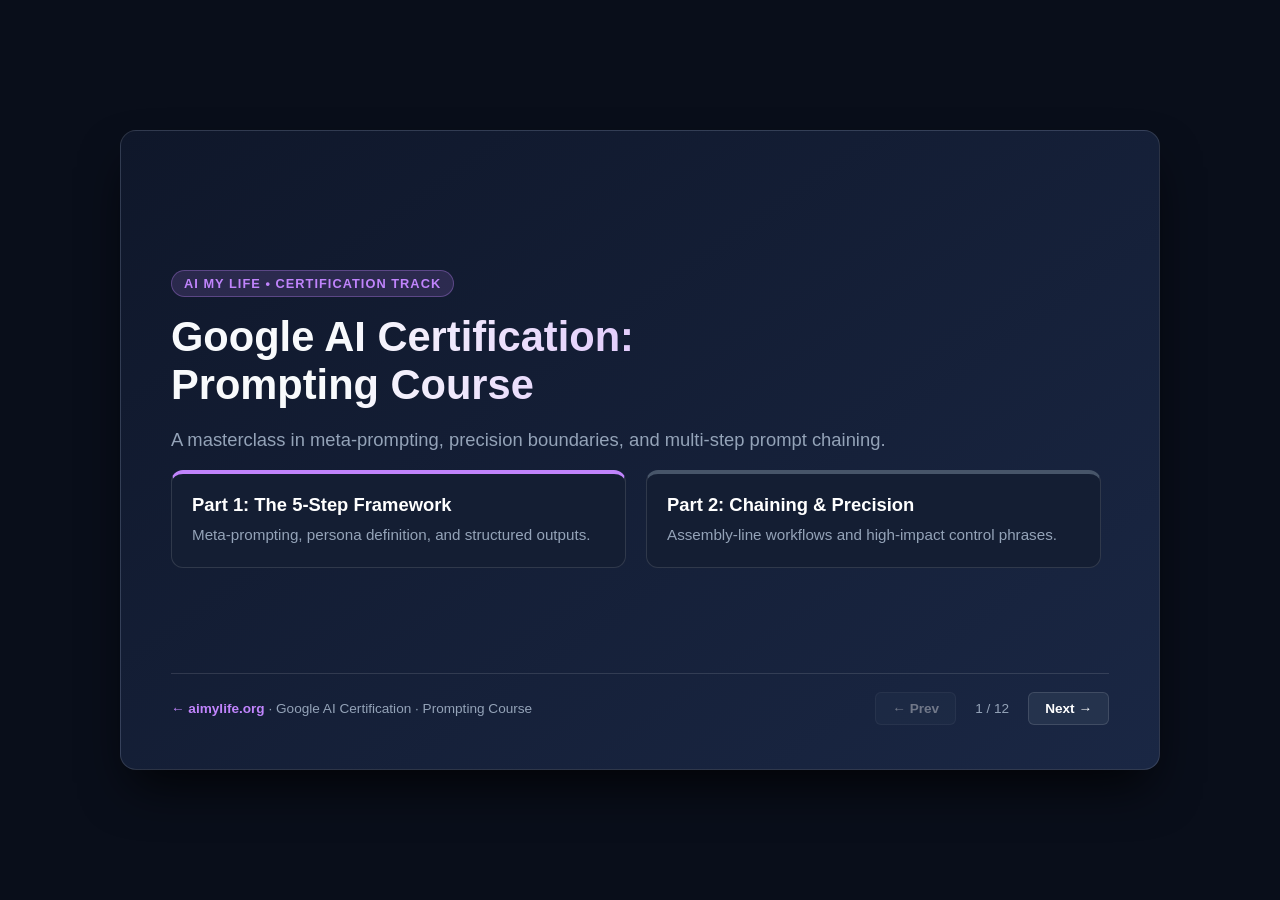
<file: slides/prompting-course.html>
<!DOCTYPE html>
<html lang="en">
<head>
<meta charset="UTF-8">
<meta name="viewport" content="width=device-width, initial-scale=1.0">
<title>Prompting Course — Google AI Certification · AI My Life</title>
<meta name="description" content="The full prompting curriculum for the AI My Life Google AI Certification cohort: the five-step framework, precision phrases, prompt chaining, and context management.">
<link rel="icon" href="data:image/svg+xml,<svg xmlns='http://www.w3.org/2000/svg' viewBox='0 0 100 100'><rect width='100' height='100' rx='22' fill='%230a1628'/><path d='M27 72 50 26 73 72' stroke='%2310b981' stroke-width='9' fill='none' stroke-linejoin='round' stroke-linecap='round'/></svg>">
<link rel="stylesheet" href="deck.css">
</head>
<body data-track="cert">

<div class="deck-container">
  <div class="slide-area">

    <!-- SLIDE 1: Title -->
    <div class="slide active" data-notes="Welcome everyone! Today we cover the complete Google AI Certification Prompting Course, taking you from basic prompts to structured chaining workflows.">
      <div class="tag">AI My Life • Certification Track</div>
      <h1>Google AI Certification:<br>Prompting Course</h1>
      <p class="subtitle">A masterclass in meta-prompting, precision boundaries, and multi-step prompt chaining.</p>
      <div class="grid-2">
        <div class="card">
          <h3>Part 1: The 5-Step Framework</h3>
          <p>Meta-prompting, persona definition, and structured outputs.</p>
        </div>
        <div class="card alt">
          <h3>Part 2: Chaining & Precision</h3>
          <p>Assembly-line workflows and high-impact control phrases.</p>
        </div>
      </div>
    </div>

    <!-- SLIDE 2: Micro vs Macro -->
    <div class="slide" data-notes="Explain the difference between single-prompt tuning and macro-level chaining. We need both to master modern AI models.">
      <div class="tag">Conceptual Architecture</div>
      <h2>Micro-Level vs. Macro-Level AI</h2>
      <div class="grid-2">
        <div class="card">
          <h3>Micro-Level: Powerful Phrases</h3>
          <p>Refining single queries to set clear reasoning steps, negative constraints, and output personas.</p>
          <div class="prompt-box">"Think step-by-step. Focus exclusively on revenue."</div>
        </div>
        <div class="card alt">
          <h3>Macro-Level: Prompt Chaining</h3>
          <p>Connecting multiple steps in sequence. The output of Step A becomes the input of Step B.</p>
          <div class="prompt-box">Step 1: Ideate → Step 2: Plan → Step 3: Localize</div>
        </div>
      </div>
    </div>

    <!-- SLIDE 3: Steps 1 & 2 -->
    <div class="slide" data-notes="Walk through Step 1 and Step 2. Emphasize meta-prompting: asking the AI what it needs from you to give a better answer.">
      <div class="tag">5-Step Framework • Part 1</div>
      <h2>Step 1 & Step 2: Establish & Invert</h2>
      <div class="grid-2">
        <div class="card">
          <h3>Step 1: Define Initial Task</h3>
          <p>Start a new chat to set your high-level objective:</p>
          <div class="prompt-box">"I want to learn a new skill to [your goal], but I'm not sure where to start. Help me brainstorm some ideas."</div>
        </div>
        <div class="card alt">
          <h3>Step 2: Meta-Prompting</h3>
          <p>Ask AI how to refine its own thinking:</p>
          <div class="prompt-box">"What questions can I answer to help you tailor your suggestions?"</div>
        </div>
      </div>
    </div>

    <!-- SLIDE 4: Steps 3 & 4 -->
    <div class="slide" data-notes="Cover Step 3 and 4: Injecting your specific answers and assigning a professional persona to evaluate the options.">
      <div class="tag">5-Step Framework • Part 2</div>
      <h2>Step 3 & Step 4: Context & Persona</h2>
      <div class="grid-2">
        <div class="card">
          <h3>Step 3: Provide Details</h3>
          <p>Answer the AI's diagnostic questions in the same chat:</p>
          <div class="prompt-box">"Here are some details about me:
- [Answer 1]
- [Answer 2]
Based on this, suggest [three] skills relevant to me."</div>
        </div>
        <div class="card alt">
          <h3>Step 4: Define a Persona</h3>
          <p>Adopt an expert evaluation perspective:</p>
          <div class="prompt-box">"Now, act as a [career coach / hiring manager]. Which of these skills should I focus on first? Explain your reasoning."</div>
        </div>
      </div>
    </div>

    <!-- SLIDE 5: Step 5 -->
    <div class="slide" data-notes="Explain Step 5: Always turn abstract ideas into actionable tables with clear timeframes and tangible outcomes.">
      <div class="tag">5-Step Framework • Part 3</div>
      <h2>Step 5: Decide on Next Steps</h2>
      <p class="subtitle">Convert open advice into a concrete, structured action plan.</p>
      <div class="card">
        <h3>The Action-Oriented Prompt Template</h3>
        <div class="prompt-box">"Suggest [three] actions I can take [this week] to start learning that skill.
Format this as a [table] with columns: [Action, Time Required, Expected Deliverable]."</div>
      </div>
      <div class="card alt" style="margin-top: 14px;">
        <p><strong>Pro Tip:</strong> Always prompt the AI: <em>"Please ask me any follow-up or clarifying questions before continuing."</em></p>
      </div>
    </div>

    <!-- SLIDE 6: Powerful Phrases -->
    <div class="slide" data-notes="Go through precision phrases. These are operational levers that guide AI reasoning paths.">
      <div class="tag">Precision Prompting</div>
      <h2>Guiding AI with Powerful Phrases</h2>
      <div class="grid-2">
        <div class="card">
          <h3>Provide a Process</h3>
          <div class="prompt-box">"Think step-by-step."
"First [action 1]. Second [action 2]. Finally [action 3]."</div>
        </div>
        <div class="card alt">
          <h3>Set Hard Boundaries</h3>
          <div class="prompt-box">"Focus exclusively on [Topic A] and do not mention [Topic B]."
"Write a one-paragraph summary."</div>
        </div>
        <div class="card">
          <h3>Define Audience & Tone</h3>
          <div class="prompt-box">"Write this for an audience of [executives]. The tone should be [objective and professional]."</div>
        </div>
        <div class="card alt">
          <h3>Request a Critique</h3>
          <div class="prompt-box">"Play devil's advocate. What is the strongest counterargument to this proposal?"</div>
        </div>
      </div>
    </div>

    <!-- SLIDE 7: Expand & Alternate -->
    <div class="slide" data-notes="Teach learners how to iterate without starting over: generate 3 alternative angles or drill down on a single point.">
      <div class="tag">Iterative Depth</div>
      <h2>Expand, Elaborate, and Pivot</h2>
      <div class="grid-2">
        <div class="card">
          <h3>Generate Alternatives</h3>
          <p>Broaden your options before deciding:</p>
          <div class="prompt-box">"Give me 3 different versions of this."
"What is an unconventional alternative approach to solving this problem?"</div>
        </div>
        <div class="card alt">
          <h3>Targeted Expansion</h3>
          <p>Drill down into specific weak spots:</p>
          <div class="prompt-box">"Elaborate on point 2."
"Provide more detail and specific examples for the section about [topic]."</div>
        </div>
      </div>
    </div>

    <!-- SLIDE 8: Prompt Chaining -->
    <div class="slide" data-notes="Demonstrate the Paris itinerary example to show how each prompt links to the previous response.">
      <div class="tag">Advanced Workflow</div>
      <h2>Prompt Chaining: The Assembly Line</h2>
      <p class="subtitle">Tackle large projects by passing outputs directly into subsequent prompts.</p>
      <ul class="list">
        <li>
          <span class="bullet">1</span>
          <div><strong>Prompt 1 (Ideation):</strong> "I'm going to Paris for 3 days. I like art and parks. Suggest a few well-known places to visit."</div>
        </li>
        <li>
          <span class="bullet">2</span>
          <div><strong>Prompt 2 (Optimization):</strong> "Using those locations, create a logical day-by-day itinerary that minimizes travel time."</div>
        </li>
        <li>
          <span class="bullet">3</span>
          <div><strong>Prompt 3 (Refinement):</strong> "For each day of the itinerary, suggest a few restaurants located near the afternoon destinations."</div>
        </li>
      </ul>
    </div>

    <!-- SLIDE 9: Role Applications -->
    <div class="slide" data-notes="Show how different business functions apply prompt chaining in daily work.">
      <div class="tag">Practical Applications</div>
      <h2>Real-World Role Chaining</h2>
      <div class="grid-2">
        <div class="card">
          <h3>Marketing Track</h3>
          <p>1. Generate 3 campaign concepts.</p>
          <p>2. Select the top concept → Build a 4-week launch timeline.</p>
        </div>
        <div class="card alt">
          <h3>Sales Track</h3>
          <p>1. Identify target client pain points.</p>
          <p>2. Draft a personalized outreach email for the top priority.</p>
        </div>
        <div class="card">
          <h3>Operations Track</h3>
          <p>1. Identify an operational bottleneck.</p>
          <p>2. Request a step-by-step mitigation workflow with metrics.</p>
        </div>
        <div class="card alt">
          <h3>Strategy & Growth</h3>
          <p>1. Outline business expansion goals.</p>
          <p>2. Stress-test assumptions and formulate risk mitigations.</p>
        </div>
      </div>
    </div>

    <!-- SLIDE 10: Reset Strategy -->
    <div class="slide" data-notes="Share this key trick from Google: Always summarize before starting a fresh chat to avoid context contamination.">
      <div class="tag">Thread Hygiene</div>
      <h2>When to Reset: Context Management</h2>
      <p class="subtitle">Long chats accumulate noise and context decay. Reset cleanly without losing progress.</p>
      <div class="card">
        <h3>The Context Preservation Prompt</h3>
        <p>Before closing or restarting a chat session, type:</p>
        <div class="prompt-box">"Summarize our discussion so far into key decisions, parameters, and resolved items."</div>
      </div>
      <p class="subtitle" style="margin-top: 16px;">Copy the summary directly into your new session to restart with a clean memory slate.</p>
    </div>

    <!-- SLIDE 11: Summary & Lab -->
    <div class="slide" data-notes="Summarize the core takeaways and give the audience a challenge to try immediately.">
      <div class="tag">Action Plan</div>
      <h2>Summary & Hands-On Lab</h2>
      <ul class="list">
        <li>
          <span class="bullet">✓</span>
          <div><strong>Invert with Meta-Prompting:</strong> Let the AI ask the qualifying questions.</div>
        </li>
        <li>
          <span class="bullet">✓</span>
          <div><strong>Guide with Precision:</strong> Use boundaries, roles, and step-by-step constraints.</div>
        </li>
        <li>
          <span class="bullet">✓</span>
          <div><strong>Chain Complex Tasks:</strong> Treat prompts as an iterative assembly line.</div>
        </li>
      </ul>
      <div class="prompt-box" style="margin-top: 20px;">
Challenge: Pick one real work project today and run a 3-link prompt chain to complete it.
      </div>
    </div>

    <!-- SLIDE 12: Community Call to Action -->
    <div class="slide" data-notes="Direct learners to aimylife.org for study cohorts, capstone coaching, and resources.">
      <div class="tag">AI My Life Non-Profit</div>
      <h1>Get Google AI Certified</h1>
      <p class="subtitle">Join our live Zoom cohorts, weekly review sessions, and capstone coaching groups.</p>
      <ul class="list" style="margin-bottom: 20px;">
        <li><span class="bullet">→</span> <strong>Website:</strong> aimylife.org</li>
        <li><span class="bullet">→</span> <strong>Access:</strong> Pay-what-you-can and community-sponsored seats</li>
        <li><span class="bullet">→</span> <strong>Next Cohort:</strong> Register via Google Forms on our homepage</li>
      </ul>
    </div>

  </div>

  <div class="footer">
    <span><a class="back-link" href="../index.html">← aimylife.org</a> · Google AI Certification · Prompting Course</span>
    <div class="nav-buttons">
      <button id="prevBtn" type="button">← Prev</button>
      <span id="counter">1 / 12</span>
      <button id="nextBtn" type="button">Next →</button>
    </div>
  </div>
</div>

<div class="teleprompter">
  <span class="teleprompter-badge">Notes</span>
  <span id="notesText"></span>
</div>

<script src="deck.js"></script>
</body>
</html>
</file>
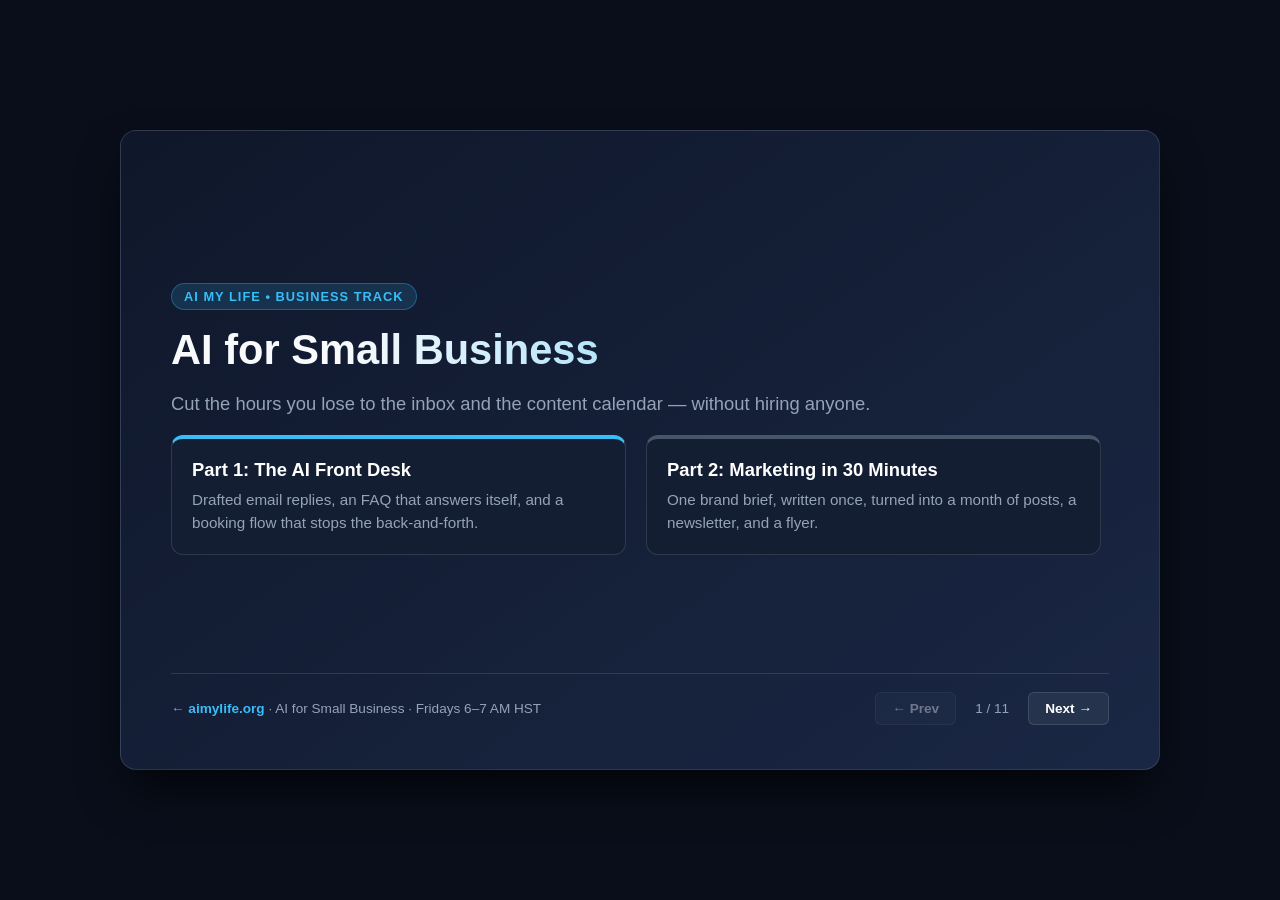
<file: slides/small-business.html>
<!DOCTYPE html>
<html lang="en">
<head>
<meta charset="UTF-8">
<meta name="viewport" content="width=device-width, initial-scale=1.0">
<title>AI for Small Business — AI My Life</title>
<meta name="description" content="The AI for Small Business track: an AI front desk for email, scheduling and customer replies, plus a month of marketing content from one brand brief.">
<link rel="icon" href="data:image/svg+xml,<svg xmlns='http://www.w3.org/2000/svg' viewBox='0 0 100 100'><rect width='100' height='100' rx='22' fill='%230a1628'/><path d='M27 72 50 26 73 72' stroke='%2310b981' stroke-width='9' fill='none' stroke-linejoin='round' stroke-linecap='round'/></svg>">
<link rel="stylesheet" href="deck.css">
</head>
<body data-track="business">

<div class="deck-container">
  <div class="slide-area">

    <!-- SLIDE 1: Title -->
    <div class="slide active" data-notes="This track is for owners and operators. The promise is specific: cut the hours lost to the inbox and the content calendar, without hiring anyone or buying a stack of software.">
      <div class="tag">AI My Life • Business Track</div>
      <h1>AI for Small Business</h1>
      <p class="subtitle">Cut the hours you lose to the inbox and the content calendar — without hiring anyone.</p>
      <div class="grid-2">
        <div class="card">
          <h3>Part 1: The AI Front Desk</h3>
          <p>Drafted email replies, an FAQ that answers itself, and a booking flow that stops the back-and-forth.</p>
        </div>
        <div class="card alt">
          <h3>Part 2: Marketing in 30 Minutes</h3>
          <p>One brand brief, written once, turned into a month of posts, a newsletter, and a flyer.</p>
        </div>
      </div>
    </div>

    <!-- SLIDE 2: Where the hours go -->
    <div class="slide" data-notes="Before tools, get them to see the pattern: the work eating their week is repetitive, low-judgement, and text-shaped. That is exactly the work to hand over first.">
      <div class="tag">Diagnose First</div>
      <h2>Find the repetitive, text-shaped work</h2>
      <p class="subtitle">
        Not everything should be automated. The jobs worth handing over share three traits — and in most
        small businesses they are all sitting in the same two places.
      </p>
      <div class="grid-3">
        <div class="card">
          <h3>It repeats</h3>
          <p>You have answered this question, in these words, more than ten times.</p>
        </div>
        <div class="card">
          <h3>It is low-judgement</h3>
          <p>Getting it wrong is annoying, not expensive. A draft you review is good enough.</p>
        </div>
        <div class="card">
          <h3>It is text</h3>
          <p>An email, a caption, a description, a quote. Text in, text out.</p>
        </div>
      </div>
    </div>

    <!-- SLIDE 3: Source of truth -->
    <div class="slide" data-notes="This is the step everyone skips and it is the one that makes everything else work. One document the AI reads before it writes anything. Without it you get generic output forever.">
      <div class="tag">Session 1 • Foundation</div>
      <h2>Build the source of truth first</h2>
      <p class="subtitle">One document. Everything the AI needs to sound like your business instead of any business.</p>
      <div class="card">
        <h3>What goes in it</h3>
        <div class="prompt-box">- What we do, in one sentence, in our words
- Hours, location, service area, how to reach us
- Prices, or the honest reason we quote instead
- Our 15 most-asked questions, with the answers we actually give
- Three things we always say, and three we never say
- What we do when something goes wrong</div>
      </div>
      <div class="note">
        Paste this at the top of any chat before you ask for customer-facing text. Everything downstream
        gets better, and you only write it once.
      </div>
    </div>

    <!-- SLIDE 4: The front desk -->
    <div class="slide" data-notes="Three pieces of the front desk. Emphasise that these are drafts and deflections, not autonomous agents answering customers unsupervised.">
      <div class="tag">Session 1 • The Front Desk</div>
      <h2>Three pieces, in this order</h2>
      <div class="grid-3">
        <div class="card">
          <h3>1. Drafted replies</h3>
          <p>You still press send. The AI gets you from blank to 90% so the inbox stops being a wall.</p>
        </div>
        <div class="card">
          <h3>2. The self-serve FAQ</h3>
          <p>The top fifteen questions, answered on your site. The best support ticket is the one never opened.</p>
        </div>
        <div class="card">
          <h3>3. A booking link</h3>
          <p>Kill "what times work for you?" entirely. This one is a calendar tool, not an AI problem.</p>
        </div>
      </div>
    </div>

    <!-- SLIDE 5: Reply template -->
    <div class="slide" data-notes="Walk through this prompt live with a real email from someone in the room. The constraint lines at the bottom are what keep it from sounding like a robot.">
      <div class="tag">Inbox Workflow</div>
      <h2>Draft, review, send</h2>
      <div class="card">
        <div class="prompt-box">You are writing as [business name]. Here is our source-of-truth doc: [paste]

Draft a reply to the customer email below.

Rules:
- Under 120 words
- Answer the actual question in the first sentence
- One clear next step at the end
- Plain words. No "we appreciate your reaching out"
- If the answer is not in our doc, say what you need from me instead of guessing

Email: [paste]</div>
      </div>
      <div class="note">
        That last rule is the important one. Without it you will eventually send a customer a confident,
        invented answer.
      </div>
    </div>

    <!-- SLIDE 6: Brand brief -->
    <div class="slide" data-notes="Session 2 opens here. The brand brief is the marketing equivalent of the source-of-truth doc. Written once, reused for every piece of content forever.">
      <div class="tag">Session 2 • Marketing</div>
      <h2>Write the brand brief once</h2>
      <p class="subtitle">Every piece of content this month starts from this. It takes twenty minutes to write.</p>
      <div class="card">
        <div class="prompt-box">Who we serve:        [the specific person, not "everyone"]
What they worry about: [in their words, not yours]
What we sell:        [the outcome, not the service]
Why us and not them: [one honest sentence]
Voice:               [three adjectives + one example sentence]
Never say:           [jargon, claims, phrases you hate]
Proof we can use:    [reviews, numbers, before-and-afters]</div>
      </div>
    </div>

    <!-- SLIDE 7: The content chain -->
    <div class="slide" data-notes="This is prompt chaining applied to marketing. Each step feeds the next. Do not try to get a month of content from one prompt — you will get mush.">
      <div class="tag">Prompt Chaining</div>
      <h2>One brief, four steps, a month of content</h2>
      <ul class="list">
        <li><span class="bullet">1</span> <span><strong>Pillars.</strong> "From this brief, give me four content themes we could credibly talk about all month."</span></li>
        <li><span class="bullet">2</span> <span><strong>Posts.</strong> "For each theme, write three short posts. Vary the format: one tip, one story, one question."</span></li>
        <li><span class="bullet">3</span> <span><strong>Newsletter.</strong> "Turn the strongest theme into a 300-word email with one call to action."</span></li>
        <li><span class="bullet">4</span> <span><strong>Flyer.</strong> "Pull the headline, three bullets, and the call to action for a one-page printed flyer."</span></li>
      </ul>
      <div class="note">
        Each step reads the step before it. That is the whole trick — do not start a fresh chat in the middle.
      </div>
    </div>

    <!-- SLIDE 8: What to pay for -->
    <div class="slide" data-notes="Deliberately no product names here — they change every quarter and we are a nonprofit, not an affiliate. Teach the test instead of the answer.">
      <div class="tag">Spending Decisions</div>
      <h2>Four questions before you pay for anything</h2>
      <div class="grid-2">
        <div class="card">
          <h3>Does it save two hours a month?</h3>
          <p>If not, it is a toy. Two hours a month is roughly the floor where a subscription pays for itself.</p>
        </div>
        <div class="card">
          <h3>Can you leave?</h3>
          <p>Can you export your data and your templates on the way out? If not, you are renting your own business.</p>
        </div>
        <div class="card">
          <h3>What does it touch?</h3>
          <p>A tool with access to your inbox and customer list is a different risk from one that writes captions.</p>
        </div>
        <div class="card">
          <h3>Who fixes it at 7am?</h3>
          <p>If it breaks during your busiest hour, is there a human to call — or just a help centre?</p>
        </div>
      </div>
    </div>

    <!-- SLIDE 9: Guardrails -->
    <div class="slide" data-notes="Be direct here. These three rules are the difference between a useful tool and a liability. Especially the customer data one for anyone in a regulated trade.">
      <div class="tag">Non-Negotiables</div>
      <h2>Three rules that keep this safe</h2>
      <ul class="list">
        <li><span class="bullet">1</span> <span><strong>Nothing reaches a customer unread.</strong> Drafts, always. The moment you let it send unsupervised is the moment it invents a refund policy.</span></li>
        <li><span class="bullet">2</span> <span><strong>Customer data stays out of free tiers.</strong> Names, addresses, card details, health or legal specifics. Redact before you paste.</span></li>
        <li><span class="bullet">3</span> <span><strong>Never let it quote a price or a date.</strong> Those come from you. It can draft everything around them.</span></li>
      </ul>
    </div>

    <!-- SLIDE 10: Recap + lab -->
    <div class="slide" data-notes="Recap and lab. The lab is deliberately small — one document, one workflow. People who try to automate everything in week one automate nothing.">
      <div class="tag">Recap &amp; Hands-On Lab</div>
      <h2>What to do before next time</h2>
      <div class="grid-2">
        <div class="card">
          <h3>The four takeaways</h3>
          <ul>
            <li>Source-of-truth doc before any tool</li>
            <li>Repetitive, low-judgement, text-shaped</li>
            <li>Chain the steps, do not cram them</li>
            <li>Drafts out, never sends out</li>
          </ul>
        </div>
        <div class="card alt">
          <h3>Your lab</h3>
          <ul>
            <li>Write the source-of-truth doc</li>
            <li>Find your 10 most-repeated emails</li>
            <li>Draft replies to three of them</li>
            <li>Time yourself — bring the number back</li>
          </ul>
        </div>
      </div>
    </div>

    <!-- SLIDE 11: CTA -->
    <div class="slide" data-notes="Close on the site, the Friday hour, and the portal. Mention that owners often also want the revenue track.">
      <div class="tag">Keep Going</div>
      <h1>See you Friday</h1>
      <p class="subtitle">Live on Zoom, 6:00–7:00 AM HST. Free, and built for people running the whole thing themselves.</p>
      <ul class="list">
        <li><span class="bullet">→</span> <strong>Register:</strong> aimylife.org</li>
        <li><span class="bullet">→</span> <strong>Rotation:</strong> the four tracks take turns, so Small Business comes around every four weeks</li>
        <li><span class="bullet">→</span> <strong>Also worth a look:</strong> the Generating Revenue track, if you want to sell this as a service</li>
      </ul>
    </div>

  </div>

  <div class="footer">
    <span><a class="back-link" href="../index.html">← aimylife.org</a> · AI for Small Business · Fridays 6–7 AM HST</span>
    <div class="nav-buttons">
      <button id="prevBtn" type="button">← Prev</button>
      <span id="counter">1 / 11</span>
      <button id="nextBtn" type="button">Next →</button>
    </div>
  </div>
</div>

<div class="teleprompter">
  <span class="teleprompter-badge">Notes</span>
  <span id="notesText"></span>
</div>

<script src="deck.js"></script>
</body>
</html>
</file>
<file: slides/deck.css>
/* ============================================================
   AI My Life — shared slide-deck styling

   One stylesheet for every deck in this folder. A deck picks up
   its course color by setting a track on the body element:

     <body data-track="personal">   personal | business | revenue | cert

   The colors match the course cards on the landing page.
   ============================================================ */
:root{
  --bg:#090e1a;
  --card-bg:#141e33;
  --code-bg:#030712;
  --text:#f8fafc;
  --muted:#94a3b8;
  --border:rgba(255,255,255,.12);
  --accent:#10b981;
  --accent-soft:rgba(16,185,129,.15);
  --accent-line:rgba(16,185,129,.32);
}
body[data-track="personal"]{--accent:#34d399;--accent-soft:rgba(52,211,153,.15);--accent-line:rgba(52,211,153,.32)}
body[data-track="business"]{--accent:#38bdf8;--accent-soft:rgba(56,189,248,.15);--accent-line:rgba(56,189,248,.32)}
body[data-track="revenue"] {--accent:#fbbf24;--accent-soft:rgba(251,191,36,.15);--accent-line:rgba(251,191,36,.32)}
body[data-track="cert"]    {--accent:#c084fc;--accent-soft:rgba(192,132,252,.15);--accent-line:rgba(192,132,252,.32)}

*{
  box-sizing:border-box;
  margin:0;
  padding:0;
  font-family:-apple-system,BlinkMacSystemFont,"Segoe UI",Roboto,Helvetica,Arial,sans-serif;
}

body{
  background-color:var(--bg);
  color:var(--text);
  display:flex;
  flex-direction:column;
  align-items:center;
  justify-content:center;
  min-height:100vh;
  padding:20px;
  -webkit-font-smoothing:antialiased;
}

/* ---------- Frame ---------- */
.deck-container{
  position:relative;
  width:100%;
  max-width:1040px;
  height:640px;
  background:linear-gradient(145deg,#0f172a,#1a2744);
  border-radius:16px;
  border:1px solid var(--border);
  box-shadow:0 25px 50px -12px rgba(0,0,0,.8);
  display:flex;
  flex-direction:column;
  padding:44px 50px;
  justify-content:space-between;
}

.slide-area{
  flex:1;
  display:flex;
  flex-direction:column;
  justify-content:center;
  overflow-y:auto;
  padding-right:8px;
}

.slide{
  display:none;
  flex-direction:column;
  justify-content:center;
  animation:fadeIn .25s ease-in-out;
}

.slide.active{display:flex}

@keyframes fadeIn{
  from{opacity:0;transform:translateY(6px)}
  to{opacity:1;transform:translateY(0)}
}

/* ---------- Typography ---------- */
.tag{
  align-self:flex-start;
  font-size:.8rem;
  font-weight:700;
  letter-spacing:.08em;
  text-transform:uppercase;
  padding:5px 12px;
  border-radius:9999px;
  background:var(--accent-soft);
  color:var(--accent);
  margin-bottom:16px;
  border:1px solid var(--accent-line);
}

h1{
  font-size:2.6rem;
  font-weight:800;
  line-height:1.15;
  margin-bottom:16px;
  background:linear-gradient(to right,#f8fafc 18%,var(--accent));
  -webkit-background-clip:text;
  background-clip:text;
  -webkit-text-fill-color:transparent;
}

h2{
  font-size:2rem;
  font-weight:700;
  margin-bottom:18px;
  color:#fff;
  letter-spacing:-.02em;
}

p.subtitle{
  font-size:1.15rem;
  color:var(--muted);
  line-height:1.6;
  margin-bottom:16px;
}

/* ---------- Layout helpers ---------- */
.grid-2{display:grid;grid-template-columns:1fr 1fr;gap:20px}
.grid-3{display:grid;grid-template-columns:repeat(3,1fr);gap:18px}

.card{
  background:var(--card-bg);
  border:1px solid var(--border);
  border-radius:12px;
  padding:20px;
  border-top:4px solid var(--accent);
}

/* .alt tones a card down when you want one to read as secondary */
.card.alt{border-top-color:#475569}

.card h3{font-size:1.15rem;margin-bottom:8px;color:#fff}
.card p,.card li{font-size:.95rem;color:var(--muted);line-height:1.5}
.card ul{margin:8px 0 0 18px}
.card ul li{margin-bottom:5px}

.prompt-box{
  background:var(--code-bg);
  border-left:3px solid var(--accent);
  padding:12px 14px;
  border-radius:6px;
  font-family:ui-monospace,SFMono-Regular,Menlo,monospace;
  font-size:.88rem;
  color:#cbd5e1;
  margin-top:10px;
  line-height:1.45;
  white-space:pre-wrap;
}

.list{list-style:none;display:flex;flex-direction:column;gap:12px}
.list li{
  display:flex;
  align-items:flex-start;
  gap:12px;
  font-size:1rem;
  color:#e2e8f0;
  line-height:1.5;
}

.bullet{
  background:var(--accent);
  color:#0b1220;
  font-weight:700;
  width:28px;
  height:28px;
  border-radius:50%;
  display:flex;
  align-items:center;
  justify-content:center;
  flex-shrink:0;
  font-size:.85rem;
}

/* A quiet aside for caveats and "check this yourself" notes */
.note{
  margin-top:16px;
  border-left:3px solid #475569;
  padding:10px 14px;
  font-size:.9rem;
  color:var(--muted);
  line-height:1.5;
  background:rgba(255,255,255,.03);
  border-radius:0 6px 6px 0;
}

/* ---------- Footer + controls ---------- */
.footer{
  display:flex;
  justify-content:space-between;
  align-items:center;
  border-top:1px solid var(--border);
  padding-top:18px;
  font-size:.85rem;
  color:var(--muted);
  margin-top:10px;
  gap:16px;
}

.nav-buttons{display:flex;gap:10px;align-items:center}

button{
  background:#25334d;
  color:#fff;
  border:1px solid var(--border);
  padding:8px 16px;
  border-radius:6px;
  cursor:pointer;
  font-weight:600;
  font-size:.85rem;
  transition:background .15s ease,color .15s ease;
}

button:hover:not([disabled]){background:var(--accent);color:#0b1220}
button[disabled]{opacity:.38;cursor:not-allowed}

#counter{font-variant-numeric:tabular-nums;min-width:52px;text-align:center}

.back-link{color:var(--accent);text-decoration:none;font-weight:600}
.back-link:hover{text-decoration:underline}

/* ---------- Presenter notes ----------
   Hidden by default — these are speaker script, not student material.
   Add ?notes to the URL to bring the bar back for live presenting. */
.teleprompter{
  display:none;
  width:100%;
  max-width:1040px;
  background:#0f172a;
  border:1px solid var(--border);
  border-radius:10px;
  padding:12px 18px;
  font-size:.9rem;
  color:#cbd5e1;
  align-items:center;
  gap:12px;
  margin-top:16px;
}

body.show-notes .teleprompter{display:flex}

.teleprompter-badge{
  background:#1e293b;
  font-weight:700;
  font-size:.75rem;
  text-transform:uppercase;
  padding:4px 8px;
  border-radius:4px;
  color:var(--accent);
  flex-shrink:0;
}

/* ---------- Small screens ---------- */
@media (max-width:860px){
  body{padding:16px 14px 28px;justify-content:flex-start}
  .deck-container{height:auto;min-height:62vh;padding:26px 20px}
  .grid-2,.grid-3{grid-template-columns:1fr}
  h1{font-size:1.85rem}
  h2{font-size:1.45rem}
  p.subtitle{font-size:1rem}
  .footer{flex-direction:column;gap:14px;align-items:flex-start}
}

@media (prefers-reduced-motion:reduce){
  *{animation-duration:.01ms !important;transition-duration:.01ms !important}
}
</file>
